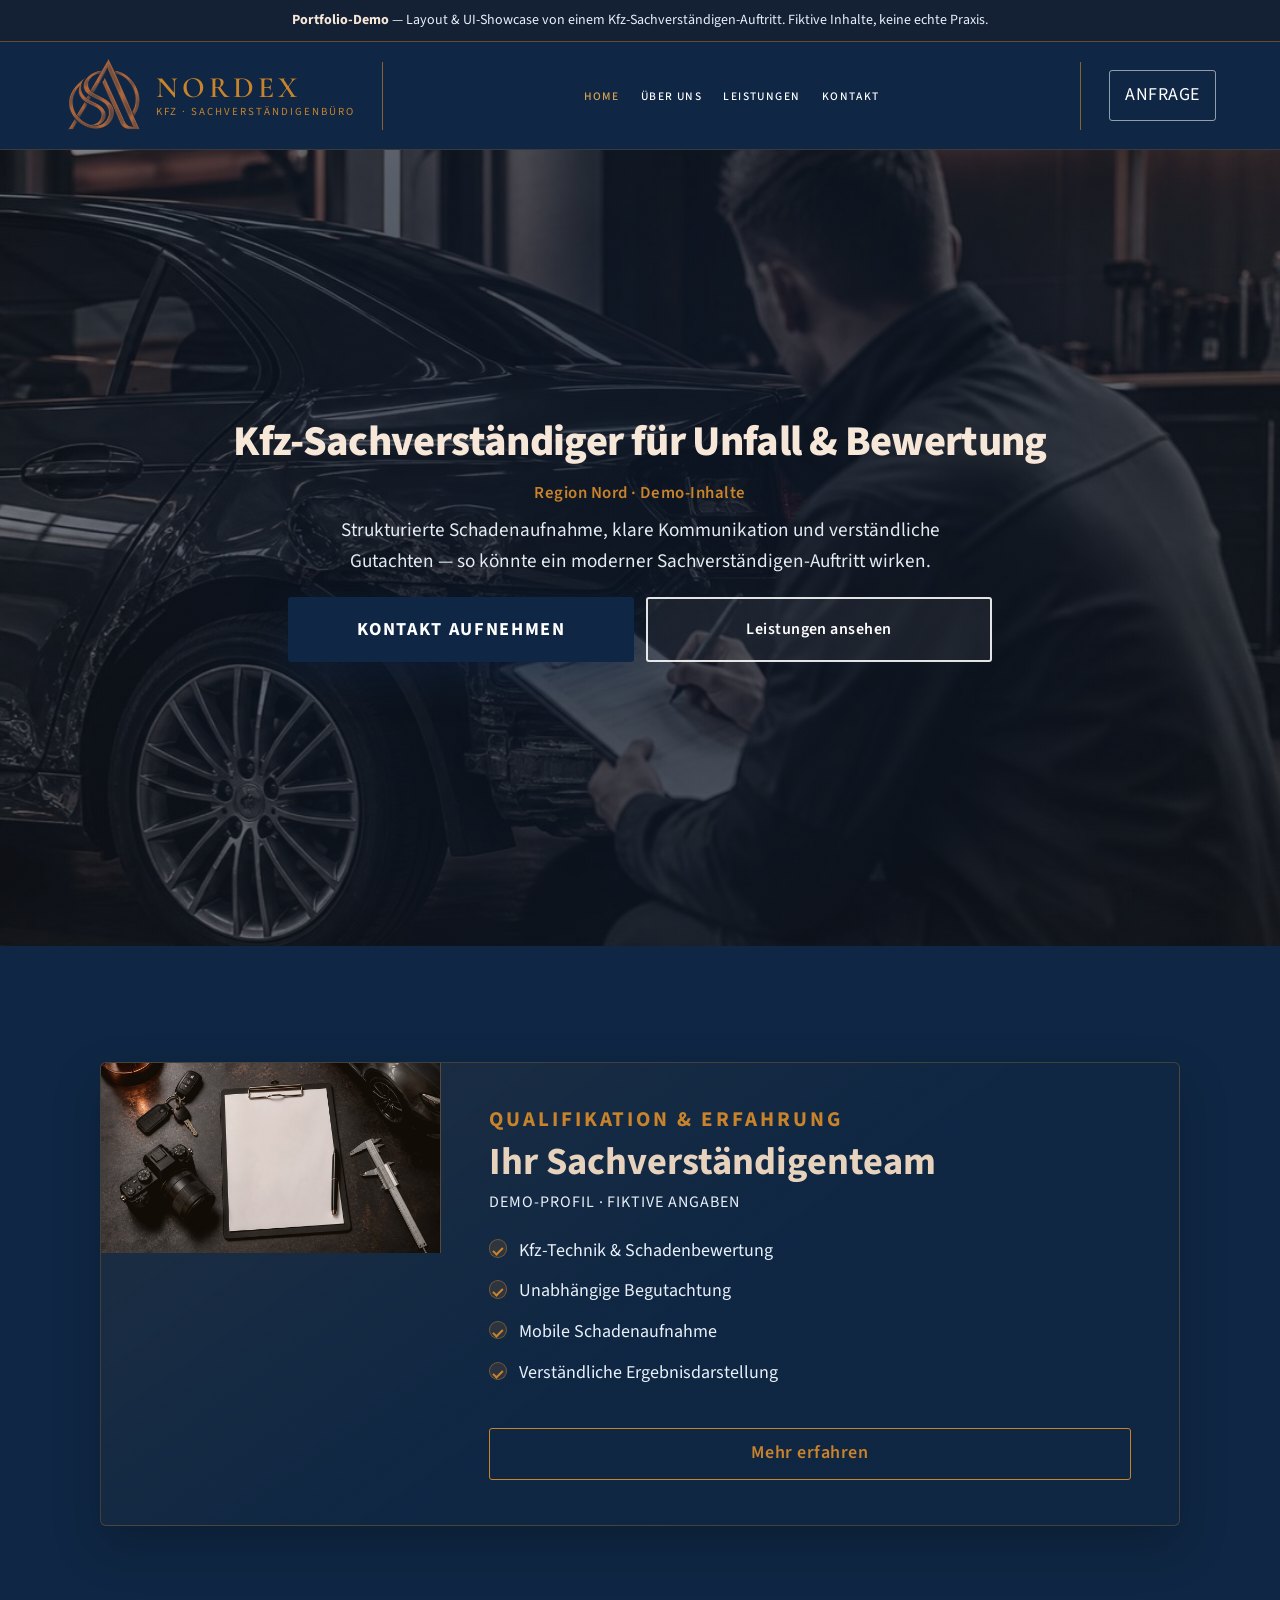
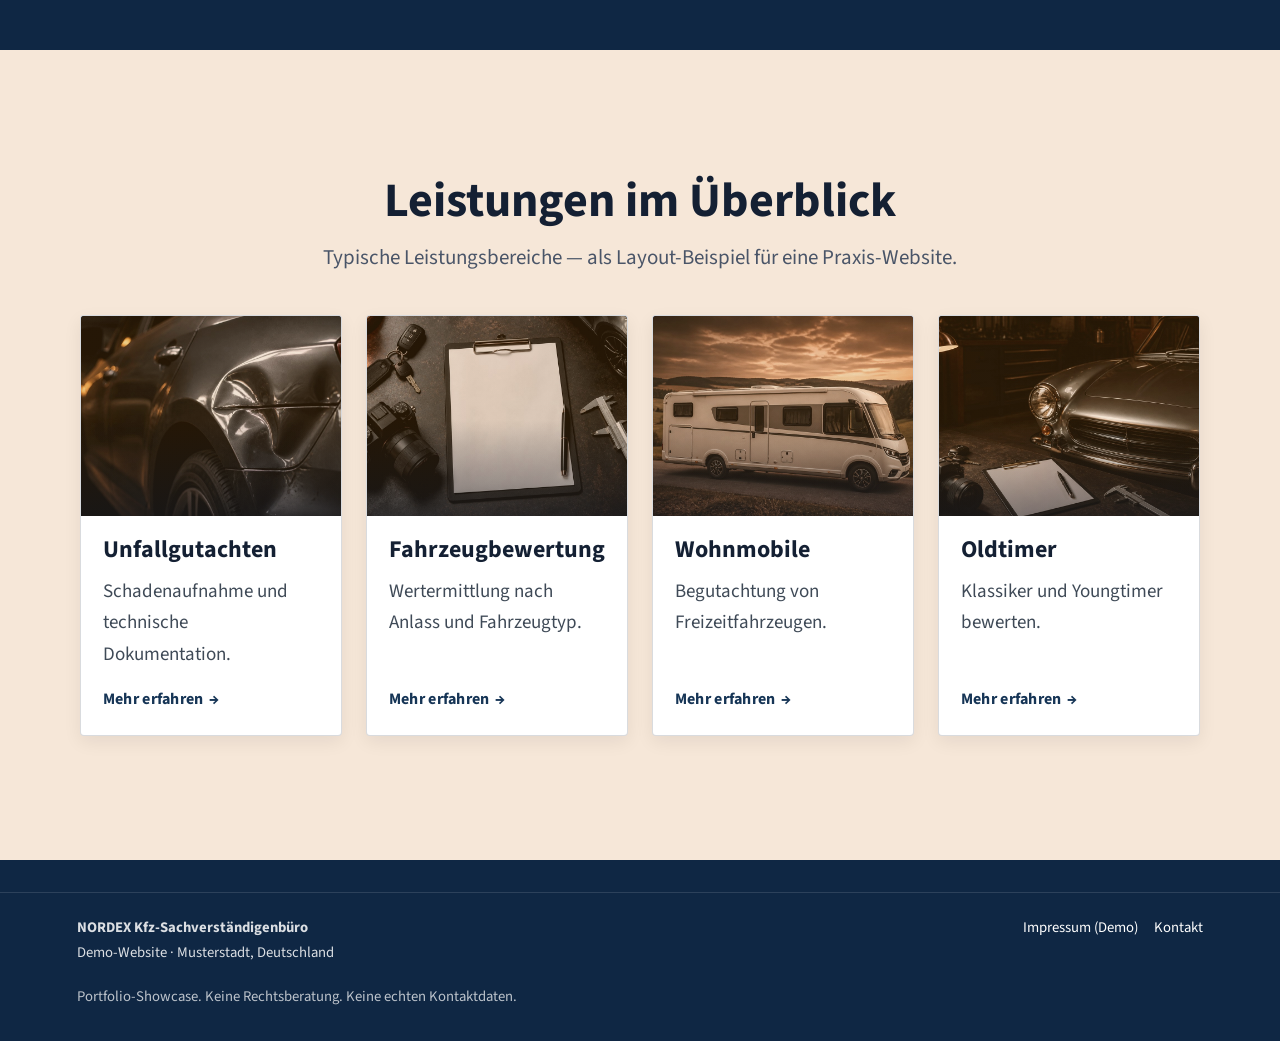
<file: index.html>
<!DOCTYPE html>
<html lang="de">
  <head>
    <meta charset="UTF-8" />
    <meta name="viewport" content="width=device-width, initial-scale=1.0, viewport-fit=cover" />
    <title>Kfz-Sachverständiger — NORDEX — Kfz-Sachverständigenbüro (Portfolio-Demo)</title>
    <meta name="description" content="Portfolio-Demo: Unfallgutachten, Fahrzeugbewertung und klarer Ablauf — Layout-Showcase." />
    <meta name="robots" content="noindex, nofollow" />
    <link rel="icon" href="./assets/favicon.png" type="image/png" sizes="32x32" />
    <link rel="preconnect" href="https://fonts.googleapis.com" />
    <link rel="preconnect" href="https://fonts.gstatic.com" crossorigin />
    <link href="https://fonts.googleapis.com/css2?family=Cormorant+Garamond:wght@600;700&family=Source+Sans+3:wght@400;500;600;700;800&display=swap" rel="stylesheet" />
    <link rel="stylesheet" href="./css/styles.css?v=1" />
    <link rel="stylesheet" href="./css/demo-banner.css?v=1" />
  </head>
  <body>
    
    <div class="portfolio-demo-banner" role="note">
      <strong>Portfolio-Demo</strong> — Layout &amp; UI-Showcase von einem Kfz-Sachverständigen-Auftritt.
      Fiktive Inhalte, keine echte Praxis.
    </div>
    <a class="skip" href="#main">Zum Hauptinhalt springen</a>
    <header class="header">
      <div class="nav">
        <a class="brand" href="./index.html">
          <span class="brand-mark-slot">
            <img class="brand-mark" src="./assets/logo-monogram.png" width="290" height="280" alt="" />
          </span>
          <span class="brand-text">
            <span class="brand-name">NORDEX</span>
            <span class="brand-sub">KFZ · SACHVERSTÄNDIGENBÜRO</span>
          </span>
        </a>
        <div class="nav-divider" aria-hidden="true"></div>
        <button class="menu-toggle" type="button" aria-expanded="false" aria-label="Menü">
          <span class="menu-toggle__icon" aria-hidden="true"></span>
          <span class="menu-toggle__label">Menü</span>
        </button>
        <ul class="menu"><li><a href="./index.html" aria-current="page">HOME</a></li><li><a href="./ueber-uns.html">Über uns</a></li><li><a href="./leistungen/index.html">Leistungen</a></li><li><a href="./kontakt.html">Kontakt</a></li></ul>
        <div class="nav-divider nav-divider-end" aria-hidden="true"></div>
        <div class="header-contact">
          <a class="btn btn-inquiry" href="./kontakt.html">Anfrage</a>
        </div>
      </div>
    </header>
    <main id="main">
    <section class="hero hero--home hero--slideshow hero--centered" data-section="hero" data-hero-slider aria-label="Startseite Demo">
      <div class="hero__slides" aria-hidden="true">
        <img class="hero__slide is-active" src="assets/hero/slide-1.jpg" srcset="assets/hero/slide-1-640w.jpg 640w, assets/hero/slide-1-1280w.jpg 1280w, assets/hero/slide-1.jpg 1920w" sizes="100vw" alt="" width="1920" height="1080" loading="eager" decoding="async" fetchpriority="high" />
        <img class="hero__slide" src="data:image/svg+xml,%3Csvg xmlns='http://www.w3.org/2000/svg' viewBox='0 0 1920 1080'%3E%3C/svg%3E" data-src="assets/hero/slide-2.jpg" alt="" width="1920" height="1080" decoding="async" />
        <img class="hero__slide" src="data:image/svg+xml,%3Csvg xmlns='http://www.w3.org/2000/svg' viewBox='0 0 1920 1080'%3E%3C/svg%3E" data-src="assets/hero/slide-3.jpg" alt="" width="1920" height="1080" decoding="async" />
      </div>
      <div class="hero__overlay" aria-hidden="true"></div>
      <div class="hero__inner hero__inner--centered">
        <div class="hero__content hero__content--centered">
          <h1 class="hero__title">Kfz-Sachverständiger für Unfall &amp; Bewertung</h1>
          <p class="hero__region">Region Nord · Demo-Inhalte</p>
          <p class="hero__description">Strukturierte Schadenaufnahme, klare Kommunikation und verständliche Gutachten — so könnte ein moderner Sachverständigen-Auftritt wirken.</p>
          <div class="hero-actions hero-actions--centered">
            <div class="hero-actions__row">
              <a class="btn btn-primary hero-cta-primary" href="./kontakt.html">Kontakt aufnehmen</a>
              <a class="btn btn-outline-light hero-cta-tertiary" href="./leistungen/index.html">Leistungen ansehen</a>
            </div>
          </div>
        </div>
      </div>
    </section>

    <section class="section home-section home-expert" data-section="expert">
      <div class="expert-spotlight expert-spotlight--premium expert-spotlight--composed">
        <div class="expert-spotlight__media">
          <img class="expert-spotlight__photo" src="assets/service/service-bewertung.jpg" alt="Werkstatt und Dokumentation — Platzhalterbild" width="1280" height="720" loading="lazy" decoding="async" />
        </div>
        <div class="expert-spotlight__content">
          <h2 class="expert-spotlight__title">
            <span class="kicker">Qualifikation &amp; Erfahrung</span>
            <span class="expert-spotlight__name">Ihr Sachverständigenteam</span>
          </h2>
          <p class="expert-spotlight__role">Demo-Profil · fiktive Angaben</p>
          <ul class="expert-credentials">
            <li>Kfz-Technik &amp; Schadenbewertung</li>
            <li>Unabhängige Begutachtung</li>
            <li>Mobile Schadenaufnahme</li>
            <li>Verständliche Ergebnisdarstellung</li>
          </ul>
          <a class="btn btn-outline-copper" href="./ueber-uns.html">Mehr erfahren</a>
        </div>
      </div>
    </section>

    <section class="section content-light home-section home-services" data-section="services">
      <header class="section-header section-header--center">
        <h2>Leistungen im Überblick</h2>
        <p class="section-intro">Typische Leistungsbereiche — als Layout-Beispiel für eine Praxis-Website.</p>
      </header>
      <div class="service-grid">
        <article class="service-card">
          <div class="service-card__media"><img src="assets/service/service-unfall.jpg" alt="Schadendetail am Fahrzeug" width="1280" height="720" loading="lazy" /></div>
          <div class="service-card__body">
            <h3>Unfallgutachten</h3>
            <p>Schadenaufnahme und technische Dokumentation.</p>
            <a class="service-card__link" href="./leistungen/unfallgutachten.html">Mehr erfahren</a>
          </div>
        </article>
        <article class="service-card">
          <div class="service-card__media"><img src="assets/service/service-bewertung.jpg" alt="Fahrzeugbewertung" width="1280" height="720" loading="lazy" /></div>
          <div class="service-card__body">
            <h3>Fahrzeugbewertung</h3>
            <p>Wertermittlung nach Anlass und Fahrzeugtyp.</p>
            <a class="service-card__link" href="./leistungen/index.html">Mehr erfahren</a>
          </div>
        </article>
        <article class="service-card">
          <div class="service-card__media"><img src="assets/service/service-wohnmobile.jpg" alt="Wohnmobil" width="1280" height="720" loading="lazy" /></div>
          <div class="service-card__body">
            <h3>Wohnmobile</h3>
            <p>Begutachtung von Freizeitfahrzeugen.</p>
            <a class="service-card__link" href="./leistungen/index.html">Mehr erfahren</a>
          </div>
        </article>
        <article class="service-card">
          <div class="service-card__media"><img src="assets/service/service-oldtimer.jpg" alt="Oldtimer" width="1280" height="720" loading="lazy" /></div>
          <div class="service-card__body">
            <h3>Oldtimer</h3>
            <p>Klassiker und Youngtimer bewerten.</p>
            <a class="service-card__link" href="./leistungen/index.html">Mehr erfahren</a>
          </div>
        </article>
      </div>
    </section>
    </main>
    <footer class="footer">
      <div>
        <strong>NORDEX Kfz-Sachverständigenbüro</strong><br />
        Demo-Website · Musterstadt, Deutschland
      </div>
      <nav>
        <a href="./impressum.html">Impressum (Demo)</a>
        <a href="./kontakt.html">Kontakt</a>
      </nav>
      <p class="muted">Portfolio-Showcase. Keine Rechtsberatung. Keine echten Kontaktdaten.</p>
    </footer>
    <script src="./js/main.js?v=1" defer></script>
  </body>
</html>
</file>
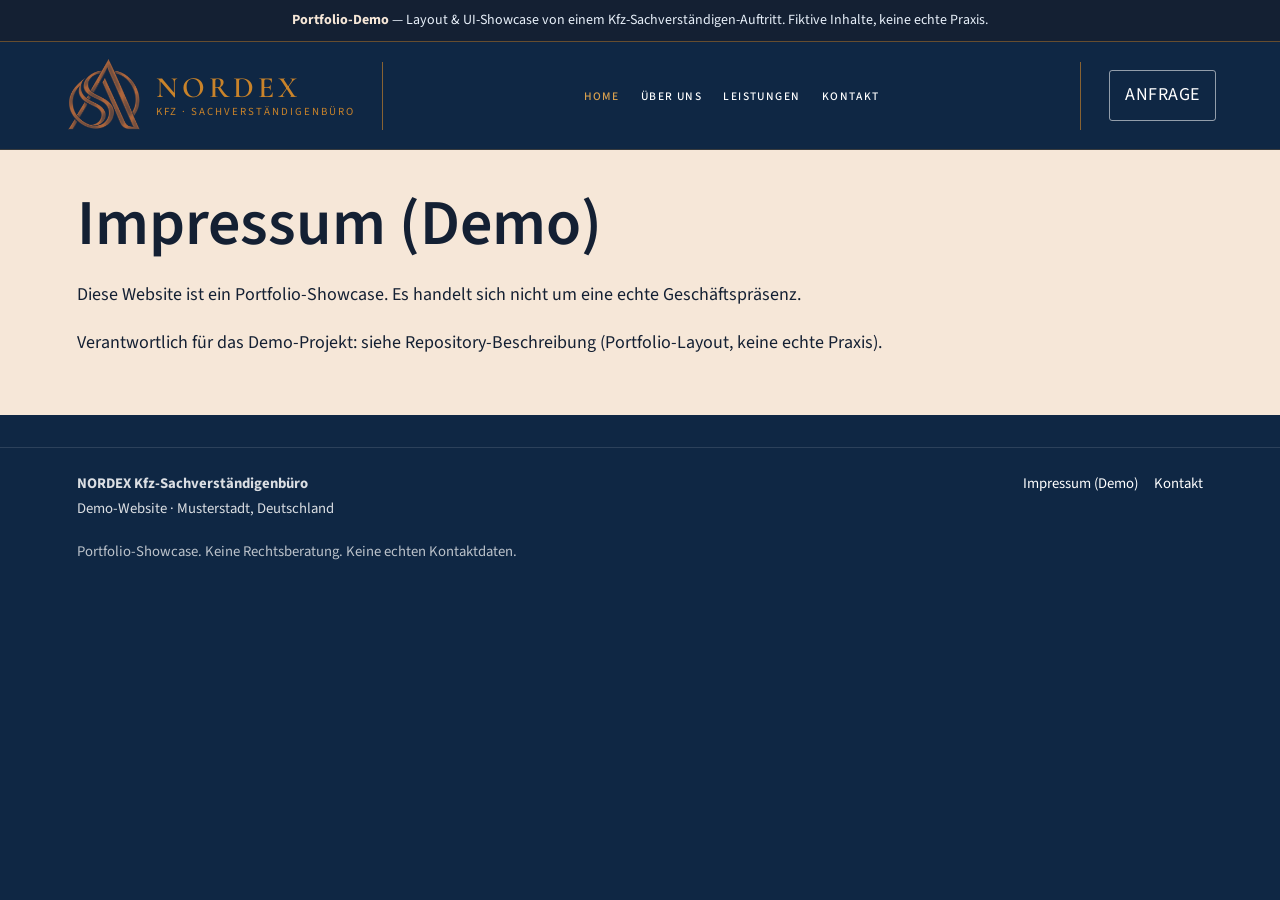
<file: impressum.html>
<!DOCTYPE html>
<html lang="de">
  <head>
    <meta charset="UTF-8" />
    <meta name="viewport" content="width=device-width, initial-scale=1.0, viewport-fit=cover" />
    <title>Impressum — NORDEX Demo</title>
    <meta name="description" content="Demo-Impressum ohne echte Anbieterdaten." />
    <meta name="robots" content="noindex, nofollow" />
    <link rel="icon" href="./assets/favicon.png" type="image/png" sizes="32x32" />
    <link rel="preconnect" href="https://fonts.googleapis.com" />
    <link rel="preconnect" href="https://fonts.gstatic.com" crossorigin />
    <link href="https://fonts.googleapis.com/css2?family=Cormorant+Garamond:wght@600;700&family=Source+Sans+3:wght@400;500;600;700;800&display=swap" rel="stylesheet" />
    <link rel="stylesheet" href="./css/styles.css?v=1" />
    <link rel="stylesheet" href="./css/demo-banner.css?v=1" />
  </head>
  <body>
    
    <div class="portfolio-demo-banner" role="note">
      <strong>Portfolio-Demo</strong> — Layout &amp; UI-Showcase von einem Kfz-Sachverständigen-Auftritt.
      Fiktive Inhalte, keine echte Praxis.
    </div>
    <a class="skip" href="#main">Zum Hauptinhalt springen</a>
    <header class="header">
      <div class="nav">
        <a class="brand" href="./index.html">
          <span class="brand-mark-slot">
            <img class="brand-mark" src="./assets/logo-monogram.png" width="290" height="280" alt="" />
          </span>
          <span class="brand-text">
            <span class="brand-name">NORDEX</span>
            <span class="brand-sub">KFZ · SACHVERSTÄNDIGENBÜRO</span>
          </span>
        </a>
        <div class="nav-divider" aria-hidden="true"></div>
        <button class="menu-toggle" type="button" aria-expanded="false" aria-label="Menü">
          <span class="menu-toggle__icon" aria-hidden="true"></span>
          <span class="menu-toggle__label">Menü</span>
        </button>
        <ul class="menu"><li><a href="./index.html" aria-current="page">HOME</a></li><li><a href="./ueber-uns.html">Über uns</a></li><li><a href="./leistungen/index.html">Leistungen</a></li><li><a href="./kontakt.html">Kontakt</a></li></ul>
        <div class="nav-divider nav-divider-end" aria-hidden="true"></div>
        <div class="header-contact">
          <a class="btn btn-inquiry" href="./kontakt.html">Anfrage</a>
        </div>
      </div>
    </header>
    <main id="main">
      <section class="section content-light">
        <div class="content-narrow legal-text">
          <h1>Impressum (Demo)</h1>
          <p>Diese Website ist ein Portfolio-Showcase. Es handelt sich nicht um eine echte Geschäftspräsenz.</p>
          <p>Verantwortlich für das Demo-Projekt: siehe Repository-Beschreibung (Portfolio-Layout, keine echte Praxis).</p>
        </div>
      </section>
    </main>
    <footer class="footer">
      <div>
        <strong>NORDEX Kfz-Sachverständigenbüro</strong><br />
        Demo-Website · Musterstadt, Deutschland
      </div>
      <nav>
        <a href="./impressum.html">Impressum (Demo)</a>
        <a href="./kontakt.html">Kontakt</a>
      </nav>
      <p class="muted">Portfolio-Showcase. Keine Rechtsberatung. Keine echten Kontaktdaten.</p>
    </footer>
    <script src="./js/main.js?v=1" defer></script>
  </body>
</html>
</file>
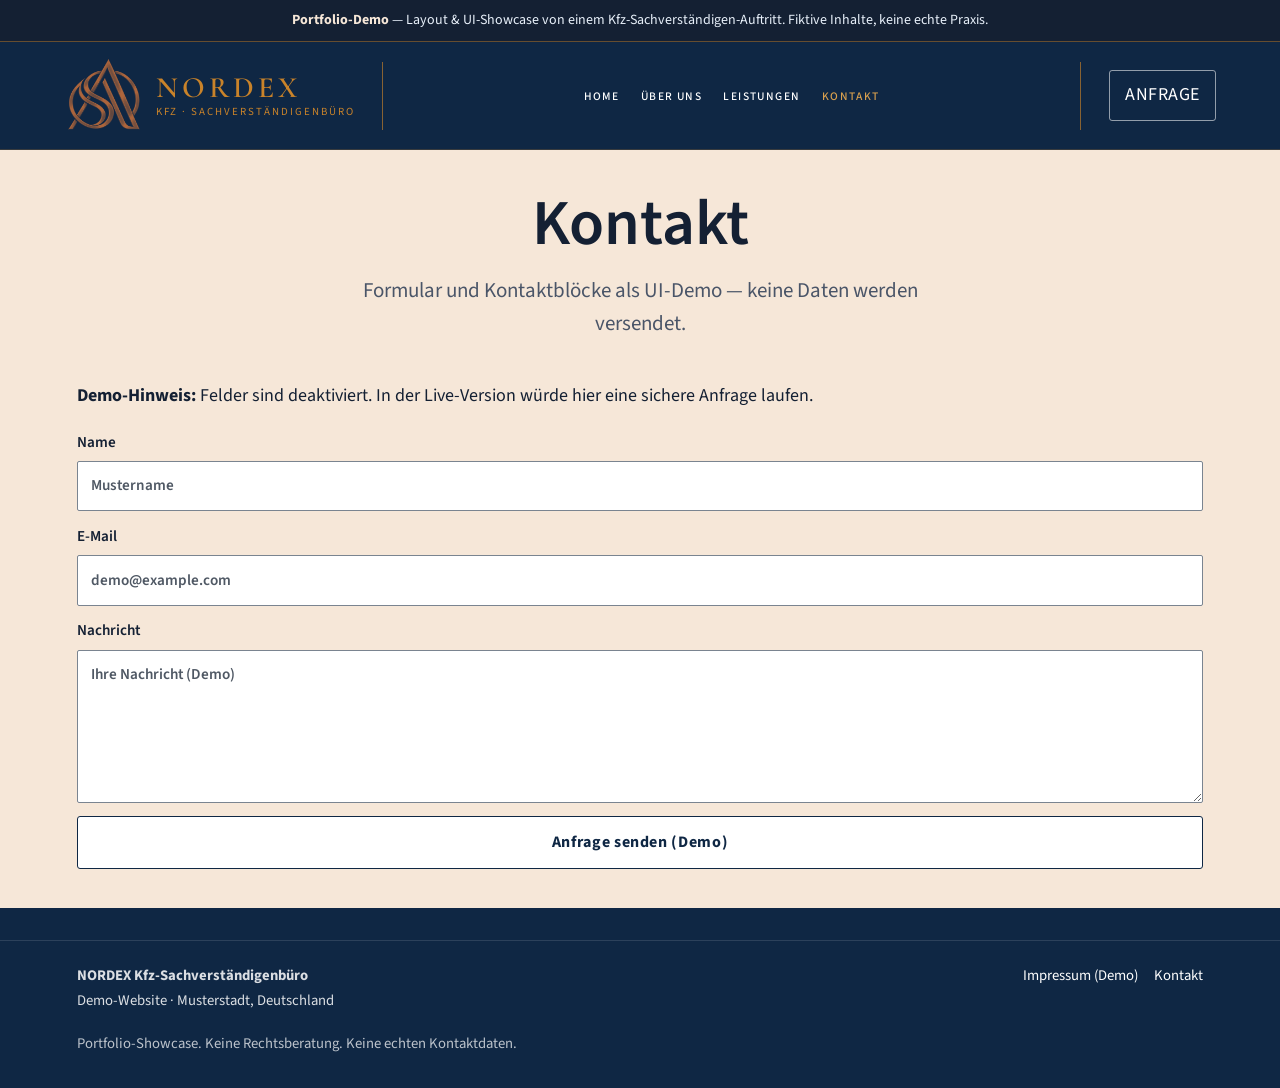
<file: kontakt.html>
<!DOCTYPE html>
<html lang="de">
  <head>
    <meta charset="UTF-8" />
    <meta name="viewport" content="width=device-width, initial-scale=1.0, viewport-fit=cover" />
    <title>Kontakt — NORDEX Demo</title>
    <meta name="description" content="Demo-Kontaktseite mit Formular-Layout." />
    <meta name="robots" content="noindex, nofollow" />
    <link rel="icon" href="./assets/favicon.png" type="image/png" sizes="32x32" />
    <link rel="preconnect" href="https://fonts.googleapis.com" />
    <link rel="preconnect" href="https://fonts.gstatic.com" crossorigin />
    <link href="https://fonts.googleapis.com/css2?family=Cormorant+Garamond:wght@600;700&family=Source+Sans+3:wght@400;500;600;700;800&display=swap" rel="stylesheet" />
    <link rel="stylesheet" href="./css/styles.css?v=1" />
    <link rel="stylesheet" href="./css/demo-banner.css?v=1" />
  </head>
  <body>
    
    <div class="portfolio-demo-banner" role="note">
      <strong>Portfolio-Demo</strong> — Layout &amp; UI-Showcase von einem Kfz-Sachverständigen-Auftritt.
      Fiktive Inhalte, keine echte Praxis.
    </div>
    <a class="skip" href="#main">Zum Hauptinhalt springen</a>
    <header class="header">
      <div class="nav">
        <a class="brand" href="./index.html">
          <span class="brand-mark-slot">
            <img class="brand-mark" src="./assets/logo-monogram.png" width="290" height="280" alt="" />
          </span>
          <span class="brand-text">
            <span class="brand-name">NORDEX</span>
            <span class="brand-sub">KFZ · SACHVERSTÄNDIGENBÜRO</span>
          </span>
        </a>
        <div class="nav-divider" aria-hidden="true"></div>
        <button class="menu-toggle" type="button" aria-expanded="false" aria-label="Menü">
          <span class="menu-toggle__icon" aria-hidden="true"></span>
          <span class="menu-toggle__label">Menü</span>
        </button>
        <ul class="menu"><li><a href="./index.html">HOME</a></li><li><a href="./ueber-uns.html">Über uns</a></li><li><a href="./leistungen/index.html">Leistungen</a></li><li><a href="./kontakt.html" aria-current="page">Kontakt</a></li></ul>
        <div class="nav-divider nav-divider-end" aria-hidden="true"></div>
        <div class="header-contact">
          <a class="btn btn-inquiry" href="./kontakt.html">Anfrage</a>
        </div>
      </div>
    </header>
    <main id="main">
      <section class="section content-light">
        <header class="section-header section-header--center">
          <h1>Kontakt</h1>
          <p class="section-intro">Formular und Kontaktblöcke als UI-Demo — keine Daten werden versendet.</p>
        </header>
        <div class="content-narrow">
          <p><strong>Demo-Hinweis:</strong> Felder sind deaktiviert. In der Live-Version würde hier eine sichere Anfrage laufen.</p>
          <form class="contact-form" action="#" method="post" onsubmit="return false;">
            <label>Name<input type="text" name="name" disabled placeholder="Mustername" /></label>
            <label>E-Mail<input type="email" name="email" disabled placeholder="demo@example.com" /></label>
            <label>Nachricht<textarea name="message" rows="5" disabled placeholder="Ihre Nachricht (Demo)"></textarea></label>
            <button type="submit" class="btn btn-primary" disabled>Anfrage senden (Demo)</button>
          </form>
        </div>
      </section>
    </main>
    <footer class="footer">
      <div>
        <strong>NORDEX Kfz-Sachverständigenbüro</strong><br />
        Demo-Website · Musterstadt, Deutschland
      </div>
      <nav>
        <a href="./impressum.html">Impressum (Demo)</a>
        <a href="./kontakt.html">Kontakt</a>
      </nav>
      <p class="muted">Portfolio-Showcase. Keine Rechtsberatung. Keine echten Kontaktdaten.</p>
    </footer>
    <script src="./js/main.js?v=1" defer></script>
  </body>
</html>
</file>
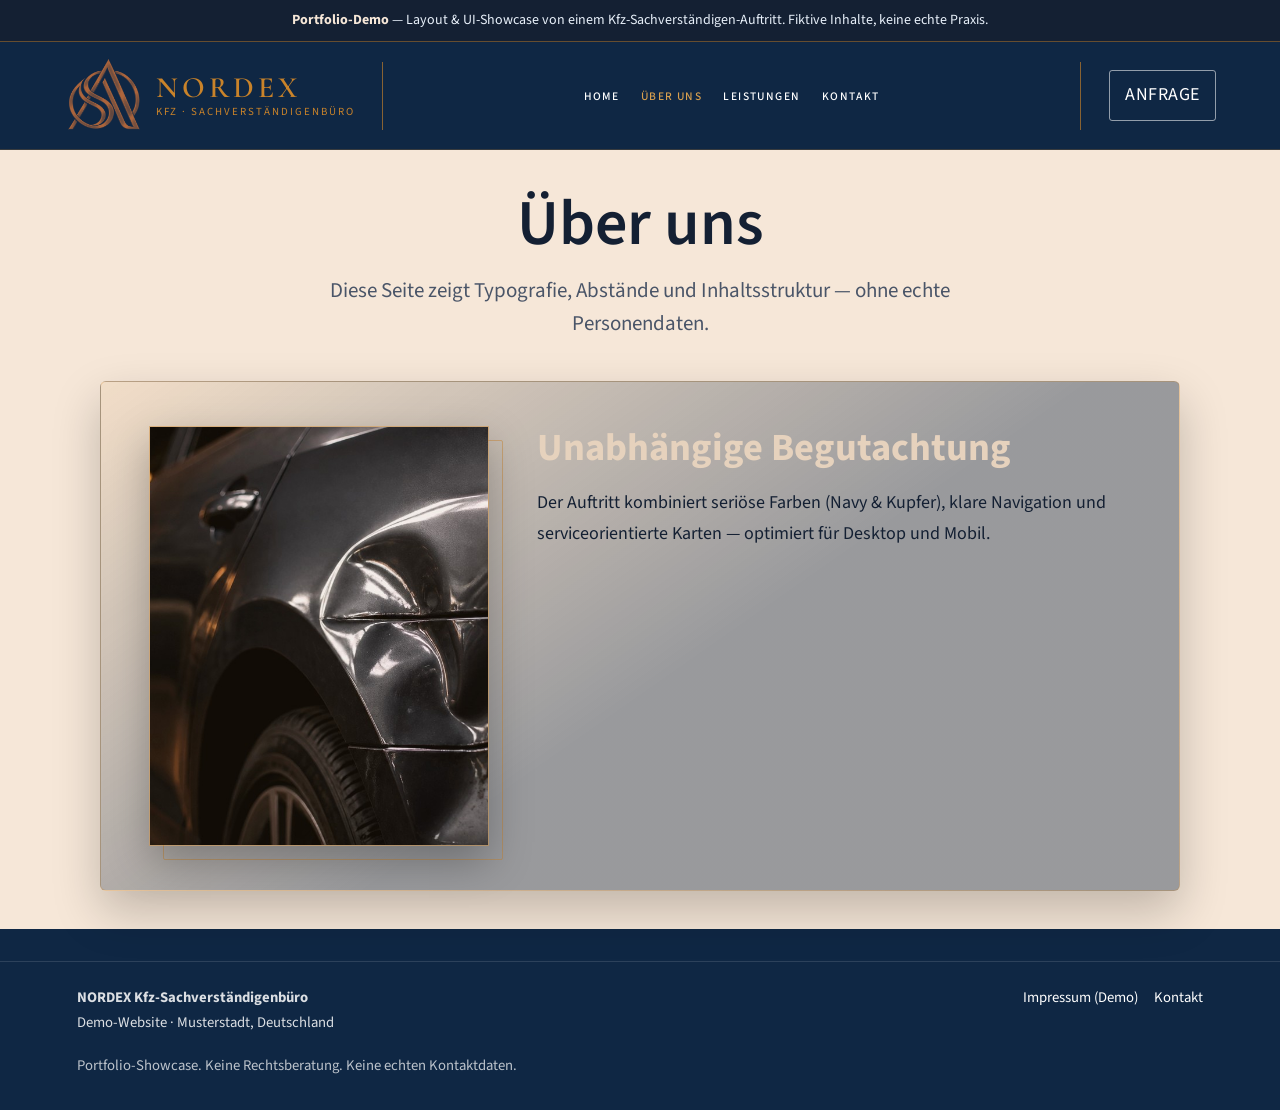
<file: ueber-uns.html>
<!DOCTYPE html>
<html lang="de">
  <head>
    <meta charset="UTF-8" />
    <meta name="viewport" content="width=device-width, initial-scale=1.0, viewport-fit=cover" />
    <title>Über uns — NORDEX Demo</title>
    <meta name="description" content="Demo-Seite: Über uns mit Spotlight-Layout." />
    <meta name="robots" content="noindex, nofollow" />
    <link rel="icon" href="./assets/favicon.png" type="image/png" sizes="32x32" />
    <link rel="preconnect" href="https://fonts.googleapis.com" />
    <link rel="preconnect" href="https://fonts.gstatic.com" crossorigin />
    <link href="https://fonts.googleapis.com/css2?family=Cormorant+Garamond:wght@600;700&family=Source+Sans+3:wght@400;500;600;700;800&display=swap" rel="stylesheet" />
    <link rel="stylesheet" href="./css/styles.css?v=1" />
    <link rel="stylesheet" href="./css/demo-banner.css?v=1" />
  </head>
  <body>
    
    <div class="portfolio-demo-banner" role="note">
      <strong>Portfolio-Demo</strong> — Layout &amp; UI-Showcase von einem Kfz-Sachverständigen-Auftritt.
      Fiktive Inhalte, keine echte Praxis.
    </div>
    <a class="skip" href="#main">Zum Hauptinhalt springen</a>
    <header class="header">
      <div class="nav">
        <a class="brand" href="./index.html">
          <span class="brand-mark-slot">
            <img class="brand-mark" src="./assets/logo-monogram.png" width="290" height="280" alt="" />
          </span>
          <span class="brand-text">
            <span class="brand-name">NORDEX</span>
            <span class="brand-sub">KFZ · SACHVERSTÄNDIGENBÜRO</span>
          </span>
        </a>
        <div class="nav-divider" aria-hidden="true"></div>
        <button class="menu-toggle" type="button" aria-expanded="false" aria-label="Menü">
          <span class="menu-toggle__icon" aria-hidden="true"></span>
          <span class="menu-toggle__label">Menü</span>
        </button>
        <ul class="menu"><li><a href="./index.html">HOME</a></li><li><a href="./ueber-uns.html" aria-current="page">Über uns</a></li><li><a href="./leistungen/index.html">Leistungen</a></li><li><a href="./kontakt.html">Kontakt</a></li></ul>
        <div class="nav-divider nav-divider-end" aria-hidden="true"></div>
        <div class="header-contact">
          <a class="btn btn-inquiry" href="./kontakt.html">Anfrage</a>
        </div>
      </div>
    </header>
    <main id="main">
      <section class="section content-light">
        <header class="section-header section-header--center">
          <h1>Über uns</h1>
          <p class="section-intro">Diese Seite zeigt Typografie, Abstände und Inhaltsstruktur — ohne echte Personendaten.</p>
        </header>
        <div class="expert-spotlight expert-spotlight--premium">
          <div class="expert-spotlight__media">
            <img class="expert-spotlight__photo" src="assets/service/service-unfall.jpg" alt="" width="1280" height="720" loading="lazy" />
          </div>
          <div class="expert-spotlight__content">
            <h2 class="expert-spotlight__title"><span class="expert-spotlight__name">Unabhängige Begutachtung</span></h2>
            <p>Der Auftritt kombiniert seriöse Farben (Navy &amp; Kupfer), klare Navigation und serviceorientierte Karten — optimiert für Desktop und Mobil.</p>
          </div>
        </div>
      </section>
    </main>
    <footer class="footer">
      <div>
        <strong>NORDEX Kfz-Sachverständigenbüro</strong><br />
        Demo-Website · Musterstadt, Deutschland
      </div>
      <nav>
        <a href="./impressum.html">Impressum (Demo)</a>
        <a href="./kontakt.html">Kontakt</a>
      </nav>
      <p class="muted">Portfolio-Showcase. Keine Rechtsberatung. Keine echten Kontaktdaten.</p>
    </footer>
    <script src="./js/main.js?v=1" defer></script>
  </body>
</html>
</file>
<file: css/styles.css>
:root {
  /* Harbor night — client palette */
  --harbor: #0F2744;
  --apricot: #F6E7D8;
  --ochre: #C9832A;
  --navy-text: #142033;
  --sidebar-text: #E8F0FA;
  --chip: #E6D2BD;
  --white: #FFFFFF;

  --navy-deep: var(--harbor);
  --bg: var(--harbor);
  --bg-2: var(--harbor);
  --panel: var(--apricot);
  --panel-dark: #0d2240;
  --line: rgba(20, 32, 51, 0.16);
  --navy: var(--harbor);
  --navy-2: #163556;
  --accent: var(--ochre);
  --accent-2: var(--ochre);
  --logo-copper: var(--ochre);
  --copper-on-dark: var(--chip);
  --copper: var(--ochre);
  --copper-action: var(--harbor);
  --copper-light: #d9a04e;
  --ivory: var(--apricot);
  --text-on-dark: var(--sidebar-text);
  --cream: var(--apricot);
  --text: var(--navy-text);
  --mute: #4a5568;
  --ink: var(--navy-text);
  --shadow: 0 12px 28px rgba(15, 20, 28, 0.12);
  --header-main: 6.5rem;
  --header-total: 6.5rem;
  --font: "Source Sans 3", "Source Sans 3 Fallback", "Segoe UI", system-ui, sans-serif;
  --brand-serif: "Cormorant Garamond", "Cormorant Garamond Fallback", "Times New Roman", serif;
  --sans: var(--font);
  --type-body: 1.125rem;
  --type-lead: 1.375rem;
  --type-section-sub: 1.3125rem;
  --type-card-title: 1.5rem;
  --type-card-body: 1.1875rem;
  --type-h1: clamp(2.375rem, 5.2vw, 4rem);
  --type-h2: clamp(1.875rem, 3.8vw, 3rem);
  --type-h3: clamp(1.375rem, 2.6vw, 1.875rem);
  --hero-kicker-size: 0.88rem;
  --hero-title-size: clamp(2.1rem, 3.4vw, 2.65rem);
  --hero-lead-size: 1.2rem;
}

@font-face {
  font-family: "Source Sans 3 Fallback";
  src: local("Segoe UI"), local("Arial");
  size-adjust: 97%;
  ascent-override: 105%;
  descent-override: 30%;
  line-gap-override: 0%;
}

@font-face {
  font-family: "Cormorant Garamond Fallback";
  src: local("Times New Roman");
  size-adjust: 108%;
  ascent-override: 90%;
  descent-override: 22%;
  line-gap-override: 0%;
}

*,
*::before,
*::after {
  box-sizing: border-box;
}

html {
  scroll-behavior: smooth;
  scroll-padding-top: calc(var(--header-main) + 0.5rem);
  scroll-padding-bottom: 6rem;
  overflow-x: clip;
  width: 100%;
}

body {
  margin: 0;
  font-family: var(--font);
  font-size: var(--type-body);
  color: var(--text-on-dark);
  background: var(--bg);
  line-height: 1.7;
  min-height: 100vh;
  overflow-x: clip;
  width: 100%;
}

h1,
h2,
h3,
h4,
h5,
h6 {
  font-family: var(--font);
}

.content-light {
  background: var(--cream);
  color: var(--text);
}

.content-light a:not(.btn):not(.service-card__link):not(.leistungen-card__link):not(.counselor-card__link):not(.guide-kontakt__route-btn) {
  color: var(--navy-2);
  text-decoration: underline;
  text-underline-offset: 2px;
}

.content-light .muted {
  color: var(--mute);
}

.content-light .card,
.content-light .panel {
  background: #fff;
  border-color: var(--line);
}

.content-light h1,
.content-light h2,
.content-light h3 {
  color: var(--ink);
}

.content-light .kicker {
  color: var(--ochre);
}

img {
  max-width: 100%;
  display: block;
}

a {
  color: var(--accent-2);
  text-decoration: none;
}

a:hover {
  color: #C9832A;
}

.skip {
  position: absolute;
  left: -999px;
}

.skip:focus {
  left: 12px;
  top: 12px;
  background: var(--cream);
  color: var(--ink);
  padding: 0.5rem 0.8rem;
  z-index: 80;
}

.visually-hidden {
  position: absolute;
  width: 1px;
  height: 1px;
  padding: 0;
  margin: -1px;
  overflow: hidden;
  clip: rect(0, 0, 0, 0);
  white-space: nowrap;
  border: 0;
}

.topbar {
  display: flex;
  justify-content: space-between;
  gap: 1rem;
  padding: 0.45rem 6vw;
  background: #142033;
  color: rgba(255, 255, 255, 0.88);
  font-size: 0.86rem;
  letter-spacing: 0.02em;
}

.topbar a {
  color: #fff;
}

.header {
  position: sticky;
  top: 0;
  z-index: 40;
  background: var(--bg-2);
  border-bottom: 1px solid rgba(201, 131, 42, 0.22);
  width: 100%;
  max-width: 100%;
}

.nav {
  display: flex;
  align-items: center;
  justify-content: flex-start;
  gap: 0;
  padding: 0.9rem 5vw;
  min-height: var(--header-main);
  width: 100%;
  max-width: 100%;
  box-sizing: border-box;
}

.brand {
  display: flex;
  align-items: center;
  gap: 0.7rem;
  color: var(--copper);
  flex-shrink: 0;
  text-decoration: none;
  min-width: 0;
}

.brand:hover {
  color: var(--copper);
}

.brand-mark-slot {
  flex: 0 0 auto;
  height: 4.85rem;
  width: calc(4.85rem * 290 / 280);
  max-width: 5.25rem;
  display: flex;
  align-items: center;
  justify-content: center;
}

.brand img,
.brand-mark {
  width: 100%;
  height: 100%;
  max-width: 100%;
  object-fit: contain;
  background: transparent;
  flex-shrink: 0;
  display: block;
}

.brand-text {
  display: flex;
  flex-direction: column;
  gap: 0.2rem;
}

.brand-name {
  font-family: var(--brand-serif);
  font-size: 1.85rem;
  letter-spacing: 0.14em;
  margin: 0;
  line-height: 1;
  color: var(--logo-copper);
  font-weight: 600;
}

.brand-sub {
  display: block;
  font-family: var(--font);
  font-size: 0.68rem;
  letter-spacing: 0.18em;
  color: var(--logo-copper);
  text-transform: uppercase;
  line-height: 1.2;
}

.nav-divider {
  width: 1px;
  height: 4.25rem;
  background: var(--copper);
  opacity: 0.65;
  margin: 0 1.75rem;
  flex-shrink: 0;
}

.menu {
  display: flex;
  align-items: center;
  justify-content: center;
  gap: 2.25rem;
  list-style: none;
  margin: 0;
  padding: 0;
  flex: 1 1 auto;
  min-width: 0;
}

.nav-divider-end,
.header-contact {
  flex-shrink: 0;
}

.menu a {
  color: #fff;
  font-size: 0.78rem;
  letter-spacing: 0.16em;
  text-transform: uppercase;
  font-weight: 500;
  text-decoration: none;
  white-space: nowrap;
}

.menu a[aria-current="page"] {
  color: var(--copper-light);
}

.menu a:hover {
  color: var(--copper-light);
  text-decoration: none;
}

.menu-item {
  position: relative;
  list-style: none;
}

.menu-item--services {
  position: relative;
}

.menu-accordion {
  position: relative;
}

.menu-accordion__summary {
  list-style: none;
  display: inline-flex;
  align-items: center;
  gap: 0.35rem;
  cursor: pointer;
  color: #fff;
  font-size: 0.78rem;
  letter-spacing: 0.16em;
  text-transform: uppercase;
  font-weight: 500;
  -webkit-tap-highlight-color: transparent;
}

.menu-accordion__summary::-webkit-details-marker {
  display: none;
}

.menu-accordion__summary::marker {
  content: "";
}

.menu-accordion__label {
  display: inline-block;
}

.menu-caret {
  display: inline-flex;
  align-items: center;
  justify-content: center;
  width: 0.55rem;
  height: 0.65rem;
  flex-shrink: 0;
  color: var(--copper-light);
  transition: transform 0.2s ease;
}

.menu-caret svg {
  display: block;
  width: 100%;
  height: 100%;
}

.menu-dropdown {
  position: absolute;
  top: calc(100% + 0.65rem);
  left: 50%;
  transform: translateX(-50%) translateY(0.25rem);
  min-width: 16.5rem;
  margin: 0;
  padding: 0.45rem 0;
  list-style: none;
  background: var(--bg-2);
  border: 1px solid rgba(201, 131, 42, 0.35);
  border-radius: 3px;
  box-shadow: 0 14px 32px rgba(0, 0, 0, 0.38);
  z-index: 50;
  opacity: 0;
  visibility: hidden;
  pointer-events: none;
  transition: opacity 0.18s ease, transform 0.18s ease, visibility 0.18s ease;
}

.menu-dropdown a {
  display: block;
  padding: 0.55rem 1.15rem;
  color: var(--text-on-dark);
  font-size: 0.82rem;
  letter-spacing: 0.03em;
  text-transform: none;
  font-weight: 400;
  white-space: normal;
  line-height: 1.35;
}

.menu-dropdown a:hover {
  color: var(--copper);
  background: rgba(201, 131, 42, 0.1);
}

.menu-dropdown li:first-child a {
  font-weight: 600;
  color: #fff;
  letter-spacing: 0.08em;
  text-transform: uppercase;
  font-size: 0.72rem;
  border-bottom: 1px solid rgba(201, 131, 42, 0.22);
  margin-bottom: 0.2rem;
  padding-bottom: 0.7rem;
}

.menu-dropdown li:first-child a:hover {
  color: var(--copper);
}

@media (min-width: 761px) {
  .menu-caret {
    width: 0.72rem;
    height: 0.72rem;
  }

  .menu-item--services.is-services-open .menu-caret {
    transform: rotate(180deg);
  }

  .menu-item--services.is-services-open .menu-accordion__summary {
    color: var(--copper);
  }

  .menu-item--services.is-services-open .menu-dropdown {
    opacity: 1;
    visibility: visible;
    pointer-events: auto;
    transform: translateX(-50%) translateY(0);
  }

  .menu-dropdown {
    top: calc(100% + 0.35rem);
  }
}

.header-contact {
  display: flex;
  align-items: center;
  gap: 1.35rem;
  flex-shrink: 0;
}

.header-phone {
  display: flex;
  align-items: center;
  gap: 0.55rem;
  color: var(--copper);
  font-size: 0.88rem;
  letter-spacing: 0.05em;
  text-decoration: none;
  white-space: nowrap;
}

.header-phone:hover {
  color: #C9832A;
}

.header-phone svg {
  flex-shrink: 0;
}

.btn-inquiry {
  display: inline-flex;
  align-items: center;
  justify-content: center;
  padding: 0.55rem 1.35rem;
  border: 1px solid var(--copper);
  color: var(--copper);
  background: transparent;
  font-size: 0.72rem;
  font-weight: 600;
  letter-spacing: 0.16em;
  text-transform: uppercase;
  text-decoration: none;
  border-radius: 2px;
  white-space: nowrap;
}

.btn-inquiry:hover {
  background: rgba(201, 131, 42, 0.14);
  color: var(--copper);
}

.menu-toggle {
  display: none;
  background: transparent;
  color: var(--copper);
  border: 1px solid rgba(201, 131, 42, 0.55);
  padding: 0.4rem 0.65rem;
  margin-left: auto;
  font-size: 0.75rem;
  letter-spacing: 0.08em;
  text-transform: uppercase;
  align-items: center;
  justify-content: center;
  gap: 0.45rem;
  line-height: 1;
  font-family: inherit;
  cursor: pointer;
  border-radius: 3px;
}

.menu-toggle__icon {
  display: none;
  width: 1.1rem;
  height: 2px;
  background: currentColor;
  border-radius: 1px;
  box-shadow:
    0 -5px 0 currentColor,
    0 5px 0 currentColor;
}

.menu-toggle__label {
  display: inline;
}

.nav a.brand {
  color: var(--copper);
}

.btn {
  display: inline-flex;
  align-items: center;
  justify-content: center;
  gap: 0.4rem;
  border: 1px solid rgba(255, 255, 255, 0.55);
  color: #fff;
  background: transparent;
  padding: 0.55rem 0.95rem;
  border-radius: 3px;
  font: inherit;
  cursor: pointer;
  letter-spacing: 0.03em;
}

.btn:hover {
  background: rgba(255, 255, 255, 0.12);
  color: #fff;
}

.btn-solid {
  background: var(--navy);
  color: #fff;
  border-color: var(--navy);
  font-weight: 600;
}

.btn-solid:hover {
  color: #fff;
  filter: brightness(1.08);
}

/* CTA hierarchy */
.btn-primary {
  background: var(--copper-action);
  border: 2px solid var(--copper-action);
  color: #fff;
  font-weight: 700;
  font-size: 1rem;
  padding: 0.75rem 1.5rem;
  letter-spacing: 0.04em;
}

.btn-primary:hover {
  background: var(--copper-action);
  border-color: var(--copper-action);
  color: #fff;
  filter: brightness(1.08);
}

.btn-secondary {
  background: transparent;
  border: 2px solid #25d366;
  color: #fff;
  font-weight: 600;
  padding: 0.7rem 1.35rem;
}

.btn-secondary:hover {
  background: rgba(37, 211, 102, 0.15);
  color: #fff;
}

.btn-wa::before {
  content: "";
  flex-shrink: 0;
  align-self: center;
  width: 1.3em;
  height: 1.3em;
  background-color: currentColor;
  background-image: url("data:image/svg+xml,%3Csvg xmlns='http://www.w3.org/2000/svg' viewBox='0 0 24 24'%3E%3Cpath fill='%23ffffff' d='M17.472 14.382c-.297-.149-1.758-.867-2.03-.967-.273-.099-.471-.148-.67.15-.197.297-.767.966-.94 1.164-.173.199-.347.223-.644.075-.297-.15-1.255-.463-2.39-1.475-.883-.788-1.48-1.761-1.653-2.059-.173-.297-.018-.458.13-.606.134-.133.298-.347.446-.52.149-.174.198-.298.298-.497.099-.198.05-.371-.025-.52-.075-.149-.669-1.612-.916-2.207-.242-.579-.487-.5-.669-.51-.173-.008-.371-.01-.57-.01-.198 0-.52.074-.792.372-.272.297-1.04 1.016-1.04 2.479 0 1.462 1.065 2.875 1.213 3.074.149.198 2.096 3.2 5.077 4.487.709.306 1.262.489 1.694.625.712.227 1.36.195 1.871.118.571-.085 1.758-.719 2.006-1.413.248-.694.248-1.289.173-1.413-.074-.124-.272-.198-.57-.347m-5.421 7.403h-.004a9.87 9.87 0 01-5.031-1.378l-.361-.214-3.741.982.998-3.648-.235-.374a9.86 9.86 0 01-1.51-5.26c.001-5.45 4.436-9.884 9.888-9.884 2.64 0 5.122 1.03 6.988 2.898a9.825 9.825 0 012.893 6.994c-.003 5.45-4.435 9.884-9.885 9.884m8.413-18.297A11.815 11.815 0 0012.05 0C5.495 0 .16 5.335.157 11.892c0 2.096.547 4.142 1.588 5.945L.057 24l6.305-1.654a11.882 11.882 0 005.683 1.448h.005c6.554 0 11.89-5.335 11.893-11.893a11.821 11.821 0 00-3.48-8.413z'/%3E%3C/svg%3E");
  background-position: center;
  background-repeat: no-repeat;
  background-size: contain;
  mask: url("data:image/svg+xml,%3Csvg xmlns='http://www.w3.org/2000/svg' viewBox='0 0 24 24'%3E%3Cpath fill='black' d='M17.472 14.382c-.297-.149-1.758-.867-2.03-.967-.273-.099-.471-.148-.67.15-.197.297-.767.966-.94 1.164-.173.199-.347.223-.644.075-.297-.15-1.255-.463-2.39-1.475-.883-.788-1.48-1.761-1.653-2.059-.173-.297-.018-.458.13-.606.134-.133.298-.347.446-.52.149-.174.198-.298.298-.497.099-.198.05-.371-.025-.52-.075-.149-.669-1.612-.916-2.207-.242-.579-.487-.5-.669-.51-.173-.008-.371-.01-.57-.01-.198 0-.52.074-.792.372-.272.297-1.04 1.016-1.04 2.479 0 1.462 1.065 2.875 1.213 3.074.149.198 2.096 3.2 5.077 4.487.709.306 1.262.489 1.694.625.712.227 1.36.195 1.871.118.571-.085 1.758-.719 2.006-1.413.248-.694.248-1.289.173-1.413-.074-.124-.272-.198-.57-.347m-5.421 7.403h-.004a9.87 9.87 0 01-5.031-1.378l-.361-.214-3.741.982.998-3.648-.235-.374a9.86 9.86 0 01-1.51-5.26c.001-5.45 4.436-9.884 9.888-9.884 2.64 0 5.122 1.03 6.988 2.898a9.825 9.825 0 012.893 6.994c-.003 5.45-4.435 9.884-9.885 9.884m8.413-18.297A11.815 11.815 0 0012.05 0C5.495 0 .16 5.335.157 11.892c0 2.096.547 4.142 1.588 5.945L.057 24l6.305-1.654a11.882 11.882 0 005.683 1.448h.005c6.554 0 11.89-5.335 11.893-11.893a11.821 11.821 0 00-3.48-8.413z'/%3E%3C/svg%3E") center / contain no-repeat;
  -webkit-mask: url("data:image/svg+xml,%3Csvg xmlns='http://www.w3.org/2000/svg' viewBox='0 0 24 24'%3E%3Cpath fill='black' d='M17.472 14.382c-.297-.149-1.758-.867-2.03-.967-.273-.099-.471-.148-.67.15-.197.297-.767.966-.94 1.164-.173.199-.347.223-.644.075-.297-.15-1.255-.463-2.39-1.475-.883-.788-1.48-1.761-1.653-2.059-.173-.297-.018-.458.13-.606.134-.133.298-.347.446-.52.149-.174.198-.298.298-.497.099-.198.05-.371-.025-.52-.075-.149-.669-1.612-.916-2.207-.242-.579-.487-.5-.669-.51-.173-.008-.371-.01-.57-.01-.198 0-.52.074-.792.372-.272.297-1.04 1.016-1.04 2.479 0 1.462 1.065 2.875 1.213 3.074.149.198 2.096 3.2 5.077 4.487.709.306 1.262.489 1.694.625.712.227 1.36.195 1.871.118.571-.085 1.758-.719 2.006-1.413.248-.694.248-1.289.173-1.413-.074-.124-.272-.198-.57-.347m-5.421 7.403h-.004a9.87 9.87 0 01-5.031-1.378l-.361-.214-3.741.982.998-3.648-.235-.374a9.86 9.86 0 01-1.51-5.26c.001-5.45 4.436-9.884 9.888-9.884 2.64 0 5.122 1.03 6.988 2.898a9.825 9.825 0 012.893 6.994c-.003 5.45-4.435 9.884-9.885 9.884m8.413-18.297A11.815 11.815 0 0012.05 0C5.495 0 .16 5.335.157 11.892c0 2.096.547 4.142 1.588 5.945L.057 24l6.305-1.654a11.882 11.882 0 005.683 1.448h.005c6.554 0 11.89-5.335 11.893-11.893a11.821 11.821 0 00-3.48-8.413z'/%3E%3C/svg%3E") center / contain no-repeat;
}

.btn-tertiary {
  background: transparent;
  border: none;
  color: var(--text-on-dark);
  font-weight: 500;
  padding: 0.65rem 0.5rem;
  text-decoration: underline;
  text-underline-offset: 3px;
}

.btn-tertiary:hover {
  background: transparent;
  color: var(--copper);
}

.btn-outline-copper {
  background: transparent;
  border: 1px solid var(--copper);
  color: var(--copper);
  font-weight: 600;
  padding: 0.6rem 1.25rem;
}

.btn-outline-copper:hover {
  background: rgba(201, 131, 42, 0.14);
  color: var(--copper);
}

.btn-outline-light {
  background: rgba(255, 255, 255, 0.06);
  border: 2px solid rgba(255, 255, 255, 0.88);
  color: #fff;
  font-weight: 600;
  padding: 0.7rem 1.35rem;
}

.btn-outline-light:hover {
  background: rgba(255, 255, 255, 0.14);
  color: #fff;
  border-color: #fff;
}

.menu-toggle {
  display: none;
}

.hero,
.page-hero,
.section {
  padding: 2.4rem 6vw;
}

.hero {
  display: grid;
  grid-template-columns: 1.1fr 0.9fr;
  gap: 2rem;
  align-items: center;
  min-height: calc(100vh - var(--header-total));
}

.hero--home {
  padding-top: 3rem;
  padding-bottom: 3.5rem;
  gap: 2.5rem;
}

.hero--slideshow {
  display: block;
  position: relative;
  padding: 0;
  min-height: min(96vh, 960px);
  overflow: hidden;
  width: 100%;
  max-width: 100%;
}

.hero--home.hero--slideshow {
  padding: 0;
  gap: 0;
}

.hero--split {
  display: block;
  padding: 0;
  min-height: calc(100vh - var(--header-total));
  background: var(--navy-deep);
}

.hero--home.hero--split {
  padding: 0;
  gap: 0;
  display: block;
  grid-template-columns: none;
}

.hero__inner.hero__inner--split,
.hero--split .hero__inner {
  display: grid;
  grid-template-columns: minmax(300px, 42%) 1fr;
  min-height: inherit;
  padding: 0;
  align-items: stretch;
  gap: 0;
}

.hero--split .hero__content {
  max-width: none;
  padding: 3.25rem 5.5vw 3.5rem 6vw;
  background: var(--navy-deep);
  border: none;
  backdrop-filter: none;
  display: flex;
  flex-direction: column;
  justify-content: center;
}

.hero__visual {
  position: relative;
  min-width: 0;
  min-height: min(88vh, 860px);
  overflow: hidden;
  border-left: 3px solid var(--copper);
  box-shadow: -12px 0 40px rgba(0, 0, 0, 0.25);
  background: #0F2744;
}

.hero__visual .hero__slides {
  position: absolute;
  inset: 0;
  z-index: 0;
  min-height: 100%;
}

.hero__visual-accent {
  position: absolute;
  inset: 0;
  z-index: 2;
  pointer-events: none;
  background: linear-gradient(90deg, rgba(10, 22, 40, 0.42) 0%, transparent 22%);
}

.hero__slides {
  position: absolute;
  inset: 0;
  z-index: 0;
  width: 100%;
  height: 100%;
}

.hero__slide {
  position: absolute;
  inset: 0;
  width: 100%;
  height: 100%;
  min-width: 100%;
  min-height: 100%;
  object-fit: cover;
  object-position: center 32%;
  opacity: 0;
  z-index: 0;
  transition: opacity 3s ease-in-out, transform 8s ease-out;
  will-change: opacity, transform;
  transform: scale(1);
}

.hero__slide.is-active {
  opacity: 1;
  z-index: 1;
  transform: scale(1.05);
}

.hero__overlay {
  position: absolute;
  inset: 0;
  z-index: 1;
  background: linear-gradient(
    90deg,
    rgba(10, 22, 40, 0.9) 0%,
    rgba(10, 22, 40, 0.62) 26%,
    rgba(10, 22, 40, 0.24) 50%,
    rgba(10, 22, 40, 0.08) 72%,
    rgba(10, 22, 40, 0.02) 100%
  );
  pointer-events: none;
}

.hero--slideshow .hero__inner {
  display: flex;
  align-items: center;
  min-height: inherit;
  padding: 3.5rem 6vw 4rem;
}

.hero__inner {
  position: relative;
  z-index: 2;
  min-height: inherit;
  display: flex;
  align-items: center;
  padding: 3.5rem 6vw 4rem;
}

.hero--slideshow .hero__content {
  max-width: 33rem;
  padding: 0;
  background: none;
  border: none;
  backdrop-filter: none;
}

.hero--home h1 {
  display: flex;
  flex-direction: column;
  gap: 0.65rem;
  max-width: 18ch;
  margin-bottom: 1rem;
  line-height: 1.1;
}

.hero__title-main {
  display: block;
  font-size: var(--type-h1);
  font-weight: 800;
}

.hero__title-region {
  display: block;
  font-family: var(--sans);
  font-size: clamp(0.98rem, 1.55vw, 1.12rem);
  font-weight: 600;
  line-height: 1.5;
  letter-spacing: 0.03em;
  color: #C9832A;
  max-width: 28ch;
}

.hero__scroll-cue {
  position: absolute;
  left: 50%;
  bottom: 1.5rem;
  z-index: 3;
  display: flex;
  flex-direction: column;
  align-items: center;
  gap: 0.45rem;
  color: rgba(244, 239, 231, 0.72);
  text-decoration: none;
  transform: translateX(-50%);
  transition: opacity 0.35s ease, transform 0.35s ease;
}

.hero__scroll-cue-text {
  font-family: var(--sans);
  font-size: 0.72rem;
  font-weight: 600;
  letter-spacing: 0.18em;
  text-transform: uppercase;
}

.hero__scroll-cue-line {
  position: relative;
  display: block;
  width: 1px;
  height: 2.2rem;
  background: rgba(201, 131, 42, 0.45);
  overflow: hidden;
}

.hero__scroll-cue-line::after {
  content: "";
  position: absolute;
  top: -100%;
  left: 0;
  width: 100%;
  height: 100%;
  background: rgba(255, 220, 175, 0.95);
  animation: hero-scroll-cue 2s ease-in-out infinite;
}

.hero__scroll-cue.is-hidden {
  opacity: 0;
  transform: translate(-50%, 8px);
  pointer-events: none;
}

@keyframes hero-scroll-cue {
  0% {
    top: -100%;
  }

  100% {
    top: 100%;
  }
}

@media (prefers-reduced-motion: reduce) {
  .hero__scroll-cue-line::after {
    animation: none;
    top: 50%;
  }
}

.hero__lead {
  font-size: var(--type-lead);
  margin-bottom: 0;
  color: rgba(235, 240, 246, 0.98);
  line-height: 1.6;
}

.hero-trust {
  display: grid;
  grid-template-columns: repeat(3, 1fr);
  gap: 1rem;
  margin: 1.65rem 0 0;
  padding: 0;
  list-style: none;
}

.hero-trust li {
  border-left: 3px solid var(--copper);
  padding-left: 0.9rem;
}

.hero-trust strong {
  display: block;
  color: #fff;
  font-size: 1.125rem;
  font-weight: 700;
  letter-spacing: 0.02em;
  margin-bottom: 0.4rem;
}

.hero-trust span {
  display: block;
  color: rgba(225, 233, 242, 0.98);
  font-size: var(--type-body);
  line-height: 1.6;
}

.hero-actions--tiered {
  margin-top: 1.85rem;
  display: flex;
  flex-direction: column;
  align-items: stretch;
  gap: 0.5rem;
  width: 100%;
  max-width: 17.5rem;
}

.hero-cta-primary {
  font-size: 1.14rem;
  padding: 1.15rem 2.1rem;
  min-width: 0;
  width: 100%;
  justify-content: center;
  letter-spacing: 0.09em;
  text-transform: uppercase;
  box-shadow: 0 14px 42px rgba(15, 39, 68, 0.42);
  border-width: 2px;
}

.hero-cta-secondary {
  width: 100%;
  justify-content: center;
  font-size: 1rem;
  padding: 0.82rem 1.2rem;
  border-width: 1.5px;
  font-weight: 600;
  background: rgba(37, 211, 102, 0.08);
  margin-top: 0.35rem;
  gap: 0.55rem;
  white-space: nowrap;
}

.hero-cta-secondary.btn-wa::before {
  width: 1.45em;
  height: 1.45em;
}

.hero-cta-secondary:hover {
  background: rgba(37, 211, 102, 0.18);
}

.hero-cta-tertiary {
  justify-content: center;
  font-size: 1rem;
  padding: 0.72rem 1.2rem;
  border-width: 2px;
  font-weight: 600;
  margin-top: 0;
  text-decoration: none;
}

.hero-cta-tertiary:hover {
  color: #fff;
}

.hero--centered {
  min-height: calc(100vh - var(--header-total));
}

.hero--centered.hero--slideshow {
  min-height: calc(100vh - var(--header-total));
}

.hero--centered .hero__overlay {
  background:
    radial-gradient(
      ellipse 82% 88% at 50% 40%,
      rgba(10, 22, 40, 0.58) 0%,
      rgba(10, 22, 40, 0.42) 48%,
      rgba(10, 22, 40, 0.16) 100%
    ),
    linear-gradient(
      90deg,
      rgba(10, 22, 40, 0.28) 0%,
      rgba(10, 22, 40, 0.5) 50%,
      rgba(10, 22, 40, 0.28) 100%
    );
}

.hero--centered .hero__slide {
  object-position: center 32%;
}

@media (max-width: 1024px) {
  .hero--centered .hero__slide {
    object-position: center 30%;
  }

  .hero__slide.is-active {
    transform: scale(1);
  }
}

.hero--centered .hero__inner--centered {
  justify-content: flex-start;
  align-items: center;
  min-height: calc(100vh - var(--header-total));
  padding: 1.15rem 6vw 2rem;
}

.hero--centered .hero__eyebrow {
  margin: 0 0 0.7rem;
  font-family: var(--sans);
  font-size: 0.88rem;
  font-weight: 700;
  letter-spacing: 0.16em;
  text-transform: uppercase;
  color: rgba(255, 255, 255, 0.92);
}

.hero--centered.hero--home h1.hero__title {
  display: block;
  flex-direction: unset;
  gap: unset;
  max-width: none;
  margin: 0 0 0.9rem;
  font-family: var(--font);
  font-size: var(--hero-title-size);
  font-weight: 800;
  line-height: 1.08;
  letter-spacing: -0.015em;
  color: var(--ivory);
  text-wrap: normal;
}

@media (min-width: 900px) {
  .hero--centered .hero__title {
    white-space: nowrap;
  }
}

.hero--centered .hero__content--centered {
  width: 100%;
  max-width: 72rem;
  margin: 0 auto;
  padding: 0;
  text-align: center;
  display: flex;
  flex-direction: column;
  align-items: center;
  background: none;
  border: none;
}

.hero--centered .hero__region {
  max-width: 36rem;
  margin: 0 0 0.55rem;
  font-family: var(--sans);
  font-size: clamp(0.9rem, 1.4vw, 1.05rem);
  font-weight: 600;
  line-height: 1.55;
  letter-spacing: 0.03em;
  color: #C9832A;
}

.hero--centered .hero__services {
  max-width: 40rem;
  margin: 0 0 0.9rem;
  font-size: var(--type-body);
  line-height: 1.6;
  color: rgba(225, 233, 242, 0.92);
}

.hero--centered .hero__description {
  max-width: min(52rem, 100%);
  margin: 0;
  font-size: var(--hero-lead-size);
  line-height: 1.65;
  color: rgba(235, 240, 246, 0.98);
  text-wrap: balance;
}

.hero-trust--centered {
  display: grid;
  grid-template-columns: repeat(3, minmax(0, 1fr));
  gap: 0;
  width: 100%;
  max-width: 72rem;
  margin: 1.85rem 0 0;
  padding: 0;
  list-style: none;
}

.hero-trust--centered .hero-trust__item {
  display: flex;
  flex-direction: row;
  align-items: flex-start;
  gap: 0.85rem;
  padding: 0 1.35rem;
  border-left: 1px solid rgba(201, 131, 42, 0.42);
  text-align: left;
}

.hero-trust--centered .hero-trust__item:first-child {
  border-left: none;
}

.hero-trust--centered .hero-trust__icon {
  display: flex;
  flex: 0 0 auto;
  align-items: center;
  justify-content: center;
  width: 2.35rem;
  height: 2.35rem;
  margin-top: 0.1rem;
  color: rgba(201, 131, 42, 0.95);
}

.hero-trust--centered .hero-trust__icon svg {
  width: 1.85rem;
  height: 1.85rem;
}

.hero-trust--centered .hero-trust__copy {
  min-width: 0;
}

.hero-trust--centered strong {
  display: block;
  margin-bottom: 0.35rem;
  font-size: 1.125rem;
  font-weight: 700;
  letter-spacing: 0.04em;
  text-transform: uppercase;
  color: #fff;
}

.hero-trust--centered .hero-trust__copy span {
  display: block;
  font-size: var(--type-body);
  line-height: 1.55;
  color: rgba(225, 233, 242, 0.98);
}

.hero-actions--centered {
  display: flex;
  flex-direction: column;
  align-items: center;
  width: 100%;
  max-width: 44rem;
  margin-top: 1.65rem;
  gap: 0.45rem;
}

.hero-actions--centered .hero-actions__row {
  display: flex;
  flex-wrap: wrap;
  align-items: stretch;
  justify-content: center;
  gap: 0.75rem;
  width: 100%;
}

.hero-actions--centered .hero-cta-primary,
.hero-actions--centered .hero-cta-secondary,
.hero-actions--centered .hero-cta-tertiary {
  flex: 1 1 14rem;
  width: auto;
  min-width: 0;
  max-width: none;
  margin-top: 0;
}

.hero-actions--centered .hero-cta-primary {
  padding-top: 0.95rem;
  padding-bottom: 0.95rem;
}

.hero-actions--centered .hero-cta-secondary {
  padding-top: 0.72rem;
  padding-bottom: 0.72rem;
}

.hero-actions--centered .hero-cta-tertiary {
  padding-top: 0.72rem;
  padding-bottom: 0.72rem;
}

@keyframes hero-centered-reveal {
  from {
    opacity: 0;
    transform: translateY(14px);
  }

  to {
    opacity: 1;
    transform: translateY(0);
  }
}

@media (prefers-reduced-motion: no-preference) {
  .hero--centered .hero__eyebrow,
  .hero--centered .hero__title,
  .hero--centered .hero__region,
  .hero--centered .hero__services,
  .hero--centered .hero__description,
  .hero-trust--centered,
  .hero-actions--centered {
    opacity: 0;
    animation: hero-centered-reveal 0.75s ease forwards;
  }

  .hero--centered .hero__eyebrow {
    animation-delay: 0.05s;
  }

  .hero--centered .hero__title {
    animation-delay: 0.12s;
  }

  .hero--centered .hero__region,
  .hero--centered .hero__services,
  .hero--centered .hero__description {
    animation-delay: 0.2s;
  }

  .hero-trust--centered {
    animation-delay: 0.28s;
  }

  .hero-actions--centered {
    animation-delay: 0.36s;
  }
}

.home-section {
  padding-top: 6.5rem;
  padding-bottom: 6.5rem;
}

.home-expert {
  padding-top: 7.25rem;
  padding-bottom: 7.75rem;
}

.home-services {
  padding-top: 7.75rem;
  padding-bottom: 7.75rem;
}

.home-services .section-header {
  max-width: 48rem;
}

.home-services .service-grid {
  max-width: 1120px;
  margin-left: auto;
  margin-right: auto;
}

.home-process {
  padding-top: 7.75rem;
  padding-bottom: 7.75rem;
}

.home-trust {
  padding-top: 7.75rem;
  padding-bottom: 6.5rem;
}

.home-trust .section-header {
  max-width: none;
  margin-bottom: 3rem;
}

.home-trust h2.home-trust__title {
  font-family: var(--font);
  font-size: clamp(2.25rem, 5vw, 3.75rem);
  font-weight: 800;
  line-height: 1.08;
  letter-spacing: -0.02em;
  margin: 0 0 0.85rem;
  color: var(--navy);
  text-wrap: balance;
}

.home-trust__title::after {
  content: "";
  display: block;
  width: clamp(3.5rem, 12vw, 5rem);
  height: 4px;
  margin: 1rem auto 0;
  background: linear-gradient(90deg, var(--copper), rgba(201, 131, 42, 0.35));
  border-radius: 2px;
}

.home-trust .section-intro {
  margin-top: 0;
  font-size: var(--type-section-sub);
  font-weight: 500;
  color: var(--mute);
}

.section-header {
  margin-bottom: 2.5rem;
  max-width: 40rem;
}

.section-header--center {
  text-align: center;
  margin-left: auto;
  margin-right: auto;
}

.section-header--center .section-intro {
  margin-left: auto;
  margin-right: auto;
}

.home-section h2 {
  font-size: var(--type-h2);
  font-weight: 700;
  line-height: 1.15;
}

.section-intro {
  margin: 0.75rem 0 0;
  font-size: var(--type-section-sub);
  line-height: 1.6;
  color: var(--mute);
}

.section-footer-link {
  margin: 2.5rem 0 0;
  text-align: center;
}

.section-footer-link a {
  font-weight: 600;
  color: var(--navy-2);
  text-decoration: none;
  letter-spacing: 0.03em;
}

.section-footer-link a:hover {
  color: var(--copper);
  text-decoration: underline;
}

.expert-spotlight {
  display: grid;
  grid-template-columns: minmax(260px, 340px) 1fr;
  gap: 3rem;
  align-items: start;
  max-width: 1080px;
  margin: 0 auto;
}

.expert-spotlight--premium {
  padding: 2.75rem 3rem;
  background: linear-gradient(145deg, rgba(201, 131, 42, 0.09) 0%, rgba(15, 39, 68, 0.4) 55%);
  border: 1px solid rgba(201, 131, 42, 0.28);
  border-radius: 6px;
  box-shadow: 0 20px 48px rgba(0, 0, 0, 0.22);
}

.expert-spotlight--composed {
  grid-template-columns: minmax(260px, 340px) 1fr;
  align-items: stretch;
  gap: 0;
  padding: 0;
  overflow: hidden;
}

.expert-spotlight--composed .expert-spotlight__media {
  align-self: stretch;
  min-height: 100%;
}

.expert-spotlight--composed .expert-spotlight__media::before {
  display: none;
}

.expert-spotlight--composed .expert-spotlight__photo {
  width: 100%;
  height: auto;
  min-height: 0;
  max-height: none;
  aspect-ratio: auto;
  object-fit: contain;
  object-position: center top;
  border: none;
  border-right: 1px solid rgba(201, 131, 42, 0.35);
  border-radius: 0;
  box-shadow: none;
}

.expert-spotlight--composed .expert-spotlight__content {
  display: flex;
  flex-direction: column;
  justify-content: center;
  padding: 2.75rem 3rem 2.85rem;
}

.expert-spotlight__media {
  position: relative;
}

.expert-spotlight__media::before {
  content: "";
  position: absolute;
  top: 14px;
  left: 14px;
  right: -14px;
  bottom: -14px;
  border: 1px solid rgba(201, 131, 42, 0.45);
  border-radius: 2px;
  z-index: 0;
  pointer-events: none;
}

.expert-spotlight__title {
  margin: 0 0 0.35rem;
  font-family: var(--font);
  font-weight: 700;
  line-height: 1.15;
}

.expert-spotlight__title .kicker {
  display: block;
  margin-bottom: 0.55rem;
  font-size: var(--type-section-sub);
  letter-spacing: 0.14em;
}

.expert-spotlight__name {
  display: block;
  font-size: clamp(1.7rem, 3vw, 2.4rem);
  color: var(--copper-on-dark);
}

.expert-spotlight__photo {
  position: relative;
  z-index: 1;
  width: 100%;
  aspect-ratio: 3 / 4;
  height: auto;
  max-height: 420px;
  object-fit: cover;
  object-position: center top;
  border: 1px solid rgba(201, 131, 42, 0.45);
  box-shadow: 0 16px 40px rgba(0, 0, 0, 0.28);
}

.expert-spotlight__role {
  margin: 0 0 1.25rem;
  color: #fff;
  font-size: 1rem;
  letter-spacing: 0.06em;
  text-transform: uppercase;
}

.expert-credentials {
  margin: 0 0 1.75rem;
  padding: 0;
  list-style: none;
}

.expert-credentials li {
  position: relative;
  padding-left: 1.85rem;
  margin-bottom: 0.75rem;
  color: var(--text-on-dark);
  font-size: var(--type-body);
  line-height: 1.6;
}

.expert-credentials li::before {
  content: "";
  position: absolute;
  left: 0;
  top: 0.15em;
  width: 1.15rem;
  height: 1.15rem;
  border-radius: 50%;
  background: rgba(201, 131, 42, 0.14);
  border: 1px solid rgba(201, 131, 42, 0.45);
}

.expert-credentials li::after {
  content: "";
  position: absolute;
  left: 0.38rem;
  top: 0.48em;
  width: 0.35rem;
  height: 0.62rem;
  border-right: 2px solid var(--copper);
  border-bottom: 2px solid var(--copper);
  transform: rotate(45deg);
}

.service-grid {
  display: grid;
  grid-template-columns: repeat(2, 1fr);
  gap: 1.5rem;
  align-items: stretch;
}

.service-card {
  display: flex;
  flex-direction: column;
  background: #fff;
  border: 1px solid var(--line);
  border-radius: 4px;
  overflow: hidden;
  box-shadow: 0 6px 18px rgba(15, 20, 28, 0.07);
  height: 100%;
  transition:
    transform 0.28s ease,
    box-shadow 0.28s ease;
}

.service-card:hover {
  transform: translateY(-4px);
  box-shadow: 0 14px 32px rgba(15, 20, 28, 0.12);
}

.service-card__media {
  position: relative;
  flex: 0 0 12.5rem;
  height: 12.5rem;
  overflow: hidden;
  background: #0F2744;
}

.service-card__media::after {
  content: "";
  position: absolute;
  inset: 0;
  background:
    linear-gradient(180deg, transparent 52%, rgba(10, 22, 40, 0.45) 100%),
    linear-gradient(0deg, rgba(201, 131, 42, 0.14), rgba(201, 131, 42, 0.14));
  pointer-events: none;
}

.service-card__media img {
  width: 100%;
  height: 100%;
  object-fit: cover;
  object-position: center 38%;
  display: block;
  border: none;
  box-shadow: none;
  filter: saturate(0.9) contrast(1.06);
  transition: transform 0.55s ease;
}

.service-card:hover .service-card__media img {
  transform: scale(1.06);
}

.service-card__body {
  display: flex;
  flex-direction: column;
  flex: 1;
  padding: 1.25rem 1.35rem 1.35rem;
}

.service-card__icon {
  display: flex;
  align-items: center;
  justify-content: center;
  width: 3rem;
  height: 3rem;
  margin: 0 auto 0.75rem;
  color: var(--copper);
  flex-shrink: 0;
}

.service-card__icon svg {
  width: 2.5rem;
  height: 2.5rem;
  display: block;
}

.service-card__body h3 {
  margin-bottom: 0.7rem;
  font-size: var(--type-card-title);
  font-weight: 700;
  line-height: 1.2;
}

.service-card__body p {
  flex: 1;
  margin: 0 0 1rem;
  color: #3f4a57;
  font-size: var(--type-card-body);
  line-height: 1.65;
}

.service-card__link {
  display: inline-flex;
  align-items: center;
  gap: 0.35rem;
  margin-top: auto;
  font-size: 1rem;
  font-weight: 700;
  color: var(--navy-2);
  text-decoration: none;
  letter-spacing: 0.02em;
}

.service-card__link::after {
  content: "→";
  display: inline-block;
  transition: transform 0.25s ease;
}

.service-card:hover .service-card__link,
.service-card__link:hover {
  color: var(--copper);
}

.service-card:hover .service-card__link::after,
.service-card__link:hover::after {
  transform: translateX(4px);
}

.process-flow {
  --process-step: var(--copper);
  --process-copper: var(--copper);
  --process-copper-line: rgba(201, 131, 42, 0.95);
  --process-copper-soft: rgba(201, 131, 42, 0.55);
  --process-copper-faint: rgba(201, 131, 42, 0.28);
  --process-copper-border: rgba(201, 131, 42, 0.35);
  --process-copper-glow: rgba(201, 131, 42, 0.5);
  --process-reveal-duration: 0.48s;
  --process-reveal-ease: cubic-bezier(0.22, 1, 0.36, 1);
  position: relative;
  max-width: 1120px;
  margin: 3rem auto 0;
  padding: 0 0.75rem;
}

.process-flow:not(.is-static):not(.is-sequencing) .process-flow__unit:not(:first-child) .process-flow__marker,
.process-flow:not(.is-static):not(.is-sequencing) .process-flow__unit:not(:first-child) .process-flow__card {
  opacity: 0;
  visibility: hidden;
}

.process-flow:not(.is-static):not(.is-sequencing) .process-flow__connector {
  opacity: 0;
}

.process-flow:not(.is-static):not(.is-sequencing) .process-flow__unit:first-child .process-flow__marker,
.process-flow:not(.is-static):not(.is-sequencing) .process-flow__unit:first-child .process-flow__card {
  opacity: 1;
  visibility: visible;
}

.process-flow__track {
  list-style: none;
  margin: 0;
  padding: 0;
}

.process-flow__unit-head {
  position: relative;
  display: flex;
  flex-direction: column;
  align-items: center;
  justify-content: flex-start;
  width: 100%;
}

.process-flow__connector {
  display: flex;
  margin: 0;
  padding: 0;
  z-index: 1;
}

.process-flow__orbit {
  --connector-head: 0;
  --process-arrow-tail: 18%;
  --process-line-max: 84%;
  --process-arrow-tip: 98%;
  position: relative;
  width: 100%;
  height: 10px;
  color: var(--logo-copper);
}

.process-flow__orbit-progress {
  position: absolute;
  left: 0;
  top: 50%;
  width: calc(var(--connector-head) * var(--process-line-max));
  height: 2px;
  transform: translate3d(0, -50%, 0);
  transform-origin: left center;
  border-radius: 999px;
  background: var(--logo-copper);
  will-change: width;
  z-index: 1;
}

.process-flow__orbit-chevron {
  position: absolute;
  top: 50%;
  left: calc(var(--connector-head) * var(--process-arrow-tip));
  width: var(--process-arrow-tail);
  height: 10px;
  display: flex;
  align-items: center;
  justify-content: flex-end;
  pointer-events: none;
  transform: translate3d(-100%, -50%, 0);
  will-change: left;
  z-index: 2;
}

.process-flow__arrow-head {
  display: block;
  width: 100%;
  height: 100%;
  overflow: visible;
}

.process-flow.is-sequencing .process-flow__connector {
  opacity: 0;
  transition: opacity 0.35s ease;
}

.process-flow.is-sequencing .process-flow__connector:not(.is-connector-live):not(.is-connector-done) {
  opacity: 0;
  visibility: hidden;
  pointer-events: none;
}

.process-flow.is-sequencing .process-flow__connector.is-connector-live,
.process-flow.is-sequencing .process-flow__connector.is-connector-done {
  opacity: 1;
  visibility: visible;
}

.process-flow.is-sequencing .process-flow__unit:not(.is-step-live) .process-flow__marker {
  opacity: 0;
  visibility: hidden;
  transform: scale(0.82);
  transition:
    opacity var(--process-reveal-duration) var(--process-reveal-ease),
    transform var(--process-reveal-duration) var(--process-reveal-ease),
    visibility 0s linear var(--process-reveal-duration);
}

.process-flow.is-sequencing .process-flow__unit.is-step-live .process-flow__marker {
  opacity: 1;
  visibility: visible;
  transform: scale(1);
  transition:
    opacity var(--process-reveal-duration) var(--process-reveal-ease),
    transform var(--process-reveal-duration) var(--process-reveal-ease),
    visibility 0s;
}

.process-flow.is-static .process-flow__unit .process-flow__marker,
.process-flow.is-static .process-flow__unit .process-flow__card {
  opacity: 1;
  visibility: visible;
  transform: none;
}

.process-flow.is-static .process-flow__connector {
  opacity: 1;
}

.process-flow__marker-cell,
.process-flow__step {
  display: none;
}

.process-flow__marker {
  display: flex;
  align-items: center;
  justify-content: center;
  width: 4rem;
  height: 4rem;
  margin: 0;
  border-radius: 50%;
  background: var(--ochre);
  color: #fff;
  font-family: var(--sans);
  font-weight: 700;
  font-size: 0.9rem;
  letter-spacing: 0.06em;
  border: none;
  box-shadow: 0 0 0 7px var(--bg);
  flex-shrink: 0;
  position: relative;
  z-index: 2;
}

.process-flow__card {
  width: 100%;
  flex: 1;
  min-height: 11rem;
  margin-top: 0;
  padding: 2.85rem 0.9rem 1.25rem;
  text-align: center;
  background: rgba(16, 26, 42, 0.9);
  border: 1px solid rgba(255, 255, 255, 0.1);
  border-radius: 6px;
  display: flex;
  flex-direction: column;
  justify-content: flex-start;
  box-sizing: border-box;
}

.process-flow__card h3 {
  margin: 0 0 0.7rem;
  font-size: 1.2rem;
  font-weight: 700;
  color: #fff;
  line-height: 1.25;
  max-width: 100%;
}

.process-flow__card h3::first-letter {
  text-transform: uppercase;
}

html.translated-ltr .process-flow__card h3,
html.translated-rtl .process-flow__card h3,
html.is-browser-translated .process-flow__card h3,
html.translated-ltr .process-flow__card h3 font,
html.translated-rtl .process-flow__card h3 font,
html.is-browser-translated .process-flow__card h3 font {
  text-transform: capitalize;
}

.process-flow__card p {
  margin: 0;
  font-size: var(--type-card-body);
  line-height: 1.5;
  color: rgba(225, 233, 242, 0.98);
  text-wrap: balance;
}

@media (min-width: 1101px) {
  .process-flow__connector--inline {
    display: none;
  }

  .process-flow__track {
    display: grid;
    grid-template-columns:
      minmax(11rem, 1fr)
      minmax(5.5rem, 8rem)
      minmax(11rem, 1fr)
      minmax(5.5rem, 8rem)
      minmax(11rem, 1fr)
      minmax(5.5rem, 8rem)
      minmax(11rem, 1fr);
    grid-template-rows: auto auto;
    align-items: stretch;
    gap: 0;
    row-gap: 1.15rem;
  }

  .process-flow__track > li:nth-child(odd) {
    grid-row: span 2;
  }

  .process-flow__track > li:nth-child(1) {
    grid-column: 1;
  }

  .process-flow__track > li:nth-child(2) {
    grid-column: 2;
    grid-row: 1;
  }

  .process-flow__track > li:nth-child(3) {
    grid-column: 3;
  }

  .process-flow__track > li:nth-child(4) {
    grid-column: 4;
    grid-row: 1;
  }

  .process-flow__track > li:nth-child(5) {
    grid-column: 5;
  }

  .process-flow__track > li:nth-child(6) {
    grid-column: 6;
    grid-row: 1;
  }

  .process-flow__track > li:nth-child(7) {
    grid-column: 7;
  }

  .process-flow__unit {
    display: flex;
    flex-direction: column;
    align-items: center;
    min-width: 0;
    min-height: 100%;
    overflow: visible;
  }

  .process-flow__card {
    padding-top: 3.5rem;
  }

  .process-flow__connector--track {
    list-style: none;
    display: flex;
    align-items: center;
    justify-content: center;
    align-self: center;
    height: 4rem;
    margin: 0;
    padding: 0;
    z-index: 1;
  }

  .process-flow__connector--track .process-flow__orbit {
    width: calc(100% + 4.5rem);
    height: 4rem;
    margin: 0 -2.25rem;
    display: flex;
    align-items: center;
  }

  .process-flow__connector--track .process-flow__orbit-progress {
    top: 50%;
    height: 2px;
  }

  .process-flow.is-sequencing .process-flow__connector.is-connector-done .process-flow__orbit-chevron,
  .process-flow.is-static .process-flow__orbit-chevron {
    left: var(--process-arrow-tip);
    transform: translate3d(-100%, -50%, 0);
  }

  .process-flow.is-sequencing .process-flow__connector.is-connector-done .process-flow__orbit-progress,
  .process-flow.is-static .process-flow__orbit-progress {
    width: var(--process-line-max);
  }
}

.process-flow.is-sequencing .process-flow__unit:not(.is-step-open) .process-flow__card {
  opacity: 0;
  visibility: hidden;
  transform: translateY(10px);
  transition:
    opacity var(--process-reveal-duration) var(--process-reveal-ease),
    transform var(--process-reveal-duration) var(--process-reveal-ease),
    visibility 0s linear var(--process-reveal-duration);
}

.process-flow.is-sequencing .process-flow__unit.is-step-open .process-flow__card {
  opacity: 1;
  visibility: visible;
  transform: translateY(0);
  transition:
    opacity var(--process-reveal-duration) var(--process-reveal-ease),
    transform var(--process-reveal-duration) var(--process-reveal-ease),
    visibility 0s;
}

@media (max-width: 1100px) {
  .process-flow__connector--track {
    display: none;
  }

  .process-flow {
    margin-top: 2rem;
    padding: 0;
  }

  .process-flow__track {
    display: flex;
    flex-direction: column;
    align-items: stretch;
    row-gap: 0;
  }

  .process-flow__track > li {
    grid-column: auto;
    grid-row: auto;
  }

  .process-flow__unit {
    display: grid;
    grid-template-columns: 3.25rem minmax(0, 1fr);
    grid-template-rows: auto;
    column-gap: 0.85rem;
    row-gap: 0;
    align-items: stretch;
    width: 100%;
    min-width: 0;
    overflow: visible;
  }

  .process-flow__unit-head {
    display: flex;
    flex-direction: column;
    align-items: center;
    grid-column: 1;
    grid-row: 1;
    align-self: stretch;
    min-height: 3.25rem;
  }

  .process-flow__unit:not(:last-child) .process-flow__connector--inline {
    flex: 1 1 auto;
    width: 3.25rem;
    min-height: 1.5rem;
    align-items: stretch;
    justify-content: center;
    align-self: stretch;
    transform: none;
    pointer-events: auto;
  }

  .process-flow__unit .process-flow__marker {
    flex: 0 0 3.25rem;
    align-self: center;
    width: 3.25rem;
    height: 3.25rem;
    font-size: 0.8rem;
    box-shadow: 0 0 0 5px var(--bg);
  }

  .process-flow__unit .process-flow__card {
    grid-column: 2;
    grid-row: 1;
    align-self: start;
    min-height: auto;
    margin-bottom: 0.85rem;
    text-align: left;
    padding: 1rem 1.05rem;
    transform: translateX(10px);
    position: relative;
    z-index: 1;
  }

  .process-flow__unit:last-child .process-flow__card {
    margin-bottom: 0;
  }

  .process-flow__unit.is-visible .process-flow__card,
  .process-flow.is-sequencing .process-flow__unit.is-step-open .process-flow__card {
    transform: translateX(0);
  }

  .process-flow__connector--inline .process-flow__orbit {
    --process-arrow-tail: 0.85rem;
    --process-line-max: 84%;
    width: 12px;
    height: 100%;
    margin: 0 auto;
    position: relative;
    color: var(--logo-copper);
  }

  .process-flow__connector--inline .process-flow__orbit-progress {
    left: 50%;
    top: 0;
    width: 2px;
    height: calc(var(--connector-head) * var(--process-line-max));
    transform: translate3d(-50%, 0, 0);
    transform-origin: top center;
    background: var(--logo-copper);
  }

  .process-flow__connector--inline .process-flow__orbit-chevron {
    top: calc(var(--connector-head) * var(--process-line-max));
    left: 50%;
    width: 12px;
    height: var(--process-arrow-tail);
    transform: translate3d(-50%, -100%, 0);
    color: var(--logo-copper);
  }

  .process-flow.is-static .process-flow__connector--inline .process-flow__orbit-chevron,
  .process-flow.is-sequencing .process-flow__connector--inline.is-connector-done .process-flow__orbit-chevron {
    top: var(--process-line-max);
    left: 50%;
    transform: translate3d(-50%, -100%, 0);
  }

  .process-flow.is-static .process-flow__connector--inline .process-flow__orbit-progress,
  .process-flow.is-sequencing .process-flow__connector--inline.is-connector-done .process-flow__orbit-progress {
    height: var(--process-line-max);
  }

  .process-flow.is-sequencing .process-flow__unit:not(.is-step-open) .process-flow__card {
    opacity: 0;
    visibility: hidden;
    transform: translateX(8px);
    transition:
      opacity var(--process-reveal-duration) var(--process-reveal-ease),
      transform var(--process-reveal-duration) var(--process-reveal-ease),
      visibility 0s linear var(--process-reveal-duration);
  }

  .process-flow.is-sequencing .process-flow__unit.is-step-open .process-flow__card {
    opacity: 1;
    visibility: visible;
    transform: translateX(0);
    transition:
      opacity var(--process-reveal-duration) var(--process-reveal-ease),
      transform var(--process-reveal-duration) var(--process-reveal-ease),
      visibility 0s;
  }

  .process-flow__card h3 {
    margin-top: 0;
  }
}

@media (prefers-reduced-motion: reduce) {
  .process-flow.is-sequencing .process-flow__unit .process-flow__marker,
  .process-flow.is-sequencing .process-flow__unit .process-flow__card,
  .process-flow.is-sequencing .process-flow__connector {
    opacity: 1 !important;
    visibility: visible !important;
    transition: none !important;
  }

  .process-flow.is-sequencing .process-flow__unit .process-flow__marker,
  .process-flow.is-sequencing .process-flow__unit .process-flow__card {
    transform: none !important;
  }
}

@media (prefers-reduced-motion: reduce) and (min-width: 1101px) {
  .process-flow.is-sequencing .process-flow__orbit-chevron,
  .process-flow.is-static .process-flow__orbit-chevron {
    left: var(--process-arrow-tip);
    top: 50%;
    transform: translate3d(-100%, -50%, 0) !important;
  }

  .process-flow.is-sequencing .process-flow__orbit-progress,
  .process-flow.is-static .process-flow__orbit-progress {
    width: var(--process-line-max) !important;
  }
}

@media (prefers-reduced-motion: reduce) and (max-width: 1100px) {
  .process-flow.is-sequencing .process-flow__connector {
    transform: none !important;
  }

  .process-flow.is-sequencing .process-flow__connector--inline .process-flow__orbit-chevron,
  .process-flow.is-static .process-flow__connector--inline .process-flow__orbit-chevron {
    top: var(--process-line-max);
    left: 50%;
    width: 10px;
    height: var(--process-arrow-tail);
    transform: translate3d(-50%, -100%, 0) !important;
  }

  .process-flow.is-sequencing .process-flow__connector--inline .process-flow__orbit-progress,
  .process-flow.is-static .process-flow__connector--inline .process-flow__orbit-progress {
    height: var(--process-line-max) !important;
  }
}

.trust-panel {
  position: relative;
  display: flex;
  flex-direction: column;
  height: 100%;
  padding: 2rem 1.75rem 1.85rem;
  border-top: 3px solid var(--copper);
  box-shadow: 0 8px 24px rgba(15, 20, 28, 0.06);
}

.home-trust .trust-panel h3 {
  margin: 0 0 0.9rem;
  font-size: var(--type-h3);
  font-weight: 700;
  color: var(--ink);
}

.home-trust .trust-panel p {
  margin: 0;
  font-size: var(--type-card-body);
  line-height: 1.7;
  color: #3f4a57;
}

.mobile-action-bar {
  display: none;
}

.kicker {
  color: var(--accent-2);
  letter-spacing: 0.12em;
  text-transform: uppercase;
  font-size: 0.95rem;
  font-weight: 700;
  margin: 0 0 0.7rem;
}

/* Chrome / browser translation often injects lowercase English in labels */
html.translated-ltr .kicker,
html.translated-rtl .kicker,
html.is-browser-translated .kicker {
  text-transform: capitalize;
  letter-spacing: 0.08em;
}

html.translated-ltr .trust-panel h3,
html.translated-rtl .trust-panel h3,
html.is-browser-translated .trust-panel h3 {
  text-transform: capitalize;
}

html.translated-ltr .guide-kontakt__hero-copy h1,
html.translated-rtl .guide-kontakt__hero-copy h1,
html.is-browser-translated .guide-kontakt__hero-copy h1,
html.translated-ltr .guide-kontakt__hero-copy h1 font,
html.translated-rtl .guide-kontakt__hero-copy h1 font,
html.is-browser-translated .guide-kontakt__hero-copy h1 font {
  text-transform: capitalize !important;
}

html.translated-ltr .page-hero h1,
html.translated-rtl .page-hero h1,
html.is-browser-translated .page-hero h1,
html.translated-ltr .page-hero h1 font,
html.translated-rtl .page-hero h1 font,
html.is-browser-translated .page-hero h1 font,
html.translated-ltr .page-hero--editorial h1,
html.translated-rtl .page-hero--editorial h1,
html.is-browser-translated .page-hero--editorial h1,
html.translated-ltr .page-hero--editorial h1 font,
html.translated-rtl .page-hero--editorial h1 font,
html.is-browser-translated .page-hero--editorial h1 font {
  text-transform: capitalize !important;
}

html.translated-ltr .menu > li > a,
html.translated-rtl .menu > li > a,
html.is-browser-translated .menu > li > a,
html.translated-ltr .menu > li > a font,
html.translated-rtl .menu > li > a font,
html.is-browser-translated .menu > li > a font {
  text-transform: capitalize !important;
  letter-spacing: 0.08em;
}

html.translated-ltr .footer nav a,
html.translated-rtl .footer nav a,
html.is-browser-translated .footer nav a,
html.translated-ltr .footer nav a font,
html.translated-rtl .footer nav a font,
html.is-browser-translated .footer nav a font {
  text-transform: capitalize !important;
}

h1,
h2,
h3 {
  font-family: var(--font);
  font-weight: 600;
  line-height: 1.15;
  margin: 0 0 0.7rem;
  color: var(--ivory);
}

.content-light h1,
.content-light h2,
.content-light h3 {
  color: var(--ink);
}

.lead {
  color: var(--text-on-dark);
  font-size: 1.08rem;
  max-width: 42rem;
  line-height: 1.65;
}

.content-light .lead {
  color: var(--mute);
}

.hero p,
.hero li,
.page-hero p,
.page-hero .lead,
.section:not(.content-light) p,
.section:not(.content-light) li {
  color: var(--text-on-dark);
}

.hero-actions,
.cta-row {
  display: flex;
  flex-wrap: wrap;
  gap: 0.6rem;
  margin-top: 1.2rem;
}

.hero-photo,
.media,
.card img,
.portrait {
  border: 1px solid var(--line);
  box-shadow: var(--shadow);
}

.hero-photo {
  width: 100%;
  height: min(62vh, 540px);
  object-fit: cover;
}

.grid-4,
.grid-3,
.grid-2 {
  display: grid;
  gap: 1rem;
}

.grid-4 {
  grid-template-columns: repeat(4, 1fr);
}

.grid-3 {
  grid-template-columns: repeat(3, 1fr);
}

.grid-2 {
  grid-template-columns: 1fr 1fr;
}

.card,
.panel {
  background: var(--panel-dark);
  border: 1px solid rgba(255, 255, 255, 0.08);
  padding: 1.1rem;
}

.legal-table {
  width: 100%;
  border-collapse: collapse;
}

.legal-table th,
.legal-table td {
  border: 1px solid var(--line);
  padding: 0.65rem;
  vertical-align: top;
  text-align: left;
}

h1 {
  font-size: var(--type-h1);
}

h2 {
  font-size: var(--type-h2);
}

h3 {
  font-size: var(--type-h3);
}

.card h3,
.panel h3 {
  color: var(--ivory);
}

.content-light .card h3,
.content-light .panel h3 {
  color: var(--navy);
}

.card p,
.panel p {
  color: var(--text-on-dark);
}

.muted {
  color: var(--text-on-dark);
}

.content-light .muted,
.content-light .card p,
.content-light .panel p {
  color: var(--mute);
}

footer {
  color: var(--text-on-dark);
}

.content-light.legal,
.content-light.legal p,
.content-light.legal li {
  color: var(--text);
}

.content-light.legal h1,
.content-light.legal h2,
.content-light.legal h3,
.content-light.legal strong {
  color: var(--text);
}

.content-light.legal a {
  color: var(--navy-2);
}

.content-light.legal a:hover {
  color: var(--copper);
}

.steps {
  counter-reset: step;
  display: grid;
  grid-template-columns: repeat(4, 1fr);
  gap: 0.8rem;
}

.steps li {
  list-style: none;
  background: var(--panel-dark);
  border-top: 2px solid var(--accent);
  padding: 1rem;
}

.steps li::before {
  counter-increment: step;
  content: "0" counter(step);
  color: var(--accent-2);
  font-family: var(--font);
  font-size: 1.4rem;
}

.page-hero {
  display: grid;
  grid-template-columns: 1.2fr 0.8fr;
  gap: 1.5rem;
  align-items: center;
  border-bottom: 1px solid var(--line);
}

.page-hero img {
  height: 280px;
  width: 100%;
  object-fit: cover;
}

.page-hero--editorial {
  display: block;
  padding: clamp(2rem, 4.5vw, 3rem) 0;
  background: var(--bg-2);
  border-bottom: none;
}

.page-hero--editorial .page-hero__inner {
  display: grid;
  grid-template-columns: minmax(0, 1.12fr) minmax(240px, 0.72fr);
  gap: clamp(2rem, 3.5vw, 3rem);
  align-items: center;
  width: min(1400px, 100%);
  margin: 0 auto;
  padding: 0 clamp(1.1rem, 2.5vw, 1.75rem);
  box-sizing: border-box;
}

.page-hero--editorial .page-hero__copy {
  min-width: 0;
}

.page-hero--editorial .page-hero__media {
  min-width: 0;
  max-width: 100%;
  overflow: hidden;
}

/* Unified hero typography — same kicker, title, and lead on every page hero */
.page-hero .kicker,
.page-hero--editorial .kicker,
.split-banner-hero .kicker,
.guide-unfall .page-hero--unfall .kicker,
.guide-rechte .page-hero--rechte .kicker,
.guide-faq .page-hero--faq .kicker,
.guide-kontakt__hero-copy .kicker {
  font-size: var(--hero-kicker-size);
  font-weight: 700;
  letter-spacing: 0.12em;
  line-height: 1.45;
  text-transform: uppercase;
  color: var(--copper-on-dark);
}

.page-hero h1,
.page-hero--editorial h1,
.split-banner-hero h1,
.guide-unfall .page-hero--unfall h1,
.guide-rechte .page-hero--rechte h1,
.guide-faq .page-hero--faq h1,
.guide-kontakt__hero-copy h1 {
  font-family: var(--font);
  font-size: var(--hero-title-size);
  font-weight: 700;
  line-height: 1.08;
  color: #fff;
}

.page-hero .lead,
.page-hero--editorial .lead,
.split-banner-hero .lead,
.guide-unfall .page-hero--unfall .lead,
.guide-rechte .page-hero--rechte .lead,
.guide-faq .page-hero--faq .lead,
.guide-kontakt__hero-copy .lead {
  font-size: var(--hero-lead-size);
  line-height: 1.55;
  color: rgba(255, 255, 255, 0.92);
  text-wrap: pretty;
}

.page-hero--editorial .kicker {
  margin: 0 0 0.5rem;
}

.page-hero--editorial h1 {
  margin: 0;
}

.page-hero--editorial .lead {
  margin: 0.55rem 0 0;
  max-width: 34rem;
}

.page-hero--editorial .page-hero__media img {
  display: block;
  width: 100%;
  max-width: 100%;
  height: clamp(220px, 24vw, 272px);
  object-fit: cover;
  object-position: center 42%;
  opacity: 0.92;
}

.split {
  display: grid;
  grid-template-columns: 0.9fr 1.1fr;
  gap: 1.5rem;
  align-items: start;
}

.portrait-card {
  background: var(--panel);
  border: 1px solid var(--line);
  padding: 1rem;
}

.portrait {
  width: 100%;
  height: 340px;
  object-fit: cover;
  object-position: center top;
}

.contact-list {
  list-style: none;
  padding: 0;
  margin: 1rem 0 0;
}

.contact-list li {
  margin: 0.35rem 0;
}

form {
  display: grid;
  gap: 0.8rem;
}

label {
  display: grid;
  gap: 0.35rem;
  font-size: 0.95rem;
}

fieldset legend {
  font-weight: 600;
  padding: 0 0.25rem;
}

input,
textarea,
select {
  padding: 0.7rem 0.8rem;
  font: inherit;
  border-radius: 2px;
}

.choice {
  display: flex;
  flex-wrap: wrap;
  gap: 0.8rem 1.2rem;
  border: 1px solid var(--line);
  padding: 0.75rem 1rem;
}

.choice label {
  display: flex;
  align-items: center;
  gap: 0.45rem;
  font-weight: 500;
}

.map-wrap {
  min-height: 280px;
  background: #0f0e0c;
  border: 1px solid var(--line);
  display: grid;
  place-items: center;
  padding: 1rem;
  text-align: center;
}

.map-wrap iframe {
  width: 100%;
  min-height: 280px;
  border: 0;
}

.faq details {
  border-bottom: 1px solid var(--line);
  padding: 0.7rem 0;
}

.faq summary {
  cursor: pointer;
  font-weight: 600;
}

.content-light .faq summary {
  color: var(--navy);
}

.legal {
  max-width: 48rem;
}

.content-light .legal > p.muted {
  color: var(--text);
}

.legal h2 {
  margin-top: 1.4rem;
}

.footer {
  margin-top: 2rem;
  padding: 1.4rem 6vw 2rem;
  border-top: 1px solid rgba(255, 255, 255, 0.12);
  display: flex;
  justify-content: space-between;
  gap: 1rem;
  flex-wrap: wrap;
  font-size: 0.92rem;
  color: rgba(255, 255, 255, 0.85);
}

.footer a {
  color: #fff;
}

.footer a:hover {
  color: #E8F0FA;
}

.footer .muted {
  color: rgba(255, 255, 255, 0.72);
}

.footer nav {
  display: flex;
  gap: 1rem;
  flex-wrap: wrap;
}

@media (min-width: 761px) {
  .footer {
    display: grid;
    grid-template-columns: minmax(0, 1fr) auto;
    grid-template-areas:
      "info nav"
      "legal legal";
    align-items: start;
    column-gap: 2rem;
    row-gap: 1.15rem;
  }

  .footer > div:first-child {
    grid-area: info;
  }

  .footer nav {
    grid-area: nav;
    justify-self: end;
    justify-content: flex-end;
  }

  .footer .muted {
    grid-area: legal;
    margin: 0;
    padding-right: min(21rem, 34vw);
    max-width: 100%;
    box-sizing: border-box;
  }

  .wa-float-wrap {
    bottom: 1.75rem;
  }
}

.consent-backdrop {
  position: fixed;
  inset: 0;
  z-index: 1000;
  display: flex;
  align-items: center;
  justify-content: center;
  padding: 1rem;
  background: rgba(15, 20, 28, 0.55);
}

.consent-backdrop[hidden] {
  display: none;
}

body.consent-open {
  overflow: hidden;
}

.consent-modal {
  width: min(28rem, 100%);
  max-height: min(78vh, 520px);
  overflow: auto;
  background: #fff;
  color: var(--text);
  border-radius: 8px;
  padding: 1rem 1.15rem 1.15rem;
  box-shadow: 0 20px 48px rgba(15, 20, 28, 0.25);
}

.consent-modal h2 {
  margin: 0 0 0.55rem;
  font-family: var(--font);
  font-size: 1.25rem;
  color: var(--navy);
}

.consent-text--compact p {
  margin: 0;
}

.consent-text--detail {
  margin-bottom: 0.5rem;
}

.consent-text {
  font-size: 0.92rem;
  line-height: 1.55;
  color: var(--mute);
}

.consent-text p {
  margin: 0 0 0.65rem;
}

.consent-text ul {
  margin: 0.5rem 0 0.75rem;
  padding-left: 1.2rem;
}

.consent-text a {
  color: #0F2744;
  text-decoration: underline;
  text-underline-offset: 2px;
}

.consent-actions {
  display: grid;
  gap: 0.45rem;
  margin-top: 0.85rem;
}

.consent-btn {
  display: block;
  width: 100%;
  padding: 0.62rem 0.95rem;
  border-radius: 4px;
  font: inherit;
  font-weight: 600;
  cursor: pointer;
  border: 1px solid transparent;
}

.consent-btn-primary {
  background: var(--navy-2);
  color: #fff;
  border-color: var(--navy-2);
}

.consent-btn-primary:hover {
  background: var(--navy);
}

.consent-btn-secondary {
  background: #fff;
  color: var(--navy);
  border-color: var(--navy);
}

.consent-btn-secondary:hover {
  background: #EDE0D0;
}

.consent-customize-link {
  display: block;
  width: 100%;
  margin-top: 0.55rem;
  padding: 0;
  background: none;
  border: none;
  color: var(--navy-2);
  font: inherit;
  font-size: 0.9rem;
  text-decoration: underline;
  cursor: pointer;
}

.consent-option {
  display: flex;
  align-items: center;
  justify-content: space-between;
  gap: 1rem;
  padding: 0.75rem 0;
  border-bottom: 1px solid var(--line);
}

.consent-option strong {
  color: var(--navy);
}

.consent-option .muted {
  margin: 0.25rem 0 0;
  font-size: 0.85rem;
}

.consent-badge {
  font-size: 0.78rem;
  font-weight: 600;
  color: var(--mute);
  white-space: nowrap;
}

.consent-switch {
  position: relative;
  display: inline-flex;
  flex-shrink: 0;
}

.consent-switch input {
  position: absolute;
  opacity: 0;
  width: 0;
  height: 0;
}

.consent-switch-ui {
  width: 2.5rem;
  height: 1.35rem;
  background: #c5ccd4;
  border-radius: 999px;
  transition: background 0.2s;
}

.consent-switch-ui::after {
  content: "";
  position: absolute;
  top: 0.15rem;
  left: 0.15rem;
  width: 1.05rem;
  height: 1.05rem;
  background: #fff;
  border-radius: 50%;
  transition: transform 0.2s;
}

.consent-switch input:checked + .consent-switch-ui {
  background: var(--navy-2);
}

.consent-switch input:checked + .consent-switch-ui::after {
  transform: translateX(1.15rem);
}

.consent-switch input:focus-visible + .consent-switch-ui {
  outline: 2px solid var(--navy);
  outline-offset: 2px;
}

.wa-float-wrap {
  position: fixed;
  right: 1.25rem;
  bottom: 1.75rem;
  z-index: 65;
}

.wa-float-trigger {
  display: flex;
  align-items: center;
  gap: 0;
  padding: 0;
  border: none;
  background: transparent;
  cursor: pointer;
  text-align: left;
}

.wa-float-bubble {
  position: relative;
  background: #fff;
  border: 1px solid rgba(37, 211, 102, 0.35);
  border-radius: 10px;
  padding: 0.62rem 1.05rem 0.62rem 0.95rem;
  margin-right: 0.75rem;
  box-shadow: 0 6px 22px rgba(0, 0, 0, 0.18), 0 0 0 1px rgba(37, 211, 102, 0.08);
  transition: transform 0.2s ease, box-shadow 0.2s ease;
}

.wa-float-bubble::after {
  content: "";
  position: absolute;
  right: -7px;
  top: 50%;
  transform: translateY(-50%);
  width: 0;
  height: 0;
  border-top: 7px solid transparent;
  border-bottom: 7px solid transparent;
  border-left: 8px solid #fff;
}

.wa-float-bubble-small {
  display: block;
  font-size: 0.74rem;
  line-height: 1.25;
  color: #3d4a57;
  font-weight: 500;
}

.wa-float-bubble-strong {
  display: block;
  margin-top: 0.12rem;
  font-size: 1.02rem;
  line-height: 1.25;
  font-weight: 700;
  color: #0f7a4c;
  white-space: nowrap;
}

.wa-float-icon {
  display: flex;
  align-items: center;
  justify-content: center;
  flex-shrink: 0;
  position: relative;
  width: 4.15rem;
  height: 4.15rem;
  border-radius: 50%;
  background: #25d366;
  color: #fff;
  box-shadow:
    0 6px 22px rgba(37, 211, 102, 0.55),
    0 0 0 4px rgba(37, 211, 102, 0.14);
  transition: transform 0.2s ease, box-shadow 0.2s ease;
}

@keyframes wa-idle-glow {
  0%,
  100% {
    box-shadow:
      0 6px 22px rgba(37, 211, 102, 0.55),
      0 0 0 4px rgba(37, 211, 102, 0.14);
    transform: scale(1);
  }

  50% {
    box-shadow:
      0 10px 30px rgba(37, 211, 102, 0.72),
      0 0 0 10px rgba(37, 211, 102, 0);
    transform: scale(1.04);
  }
}

@keyframes wa-attention-pulse {
  0%,
  100% {
    transform: scale(1);
  }

  35% {
    transform: scale(1.12);
  }

  55% {
    transform: scale(1.06);
  }
}

@keyframes wa-bubble-pop {
  0%,
  100% {
    transform: scale(1) translateY(0);
  }

  40% {
    transform: scale(1.08) translateY(-8px);
  }

  60% {
    transform: scale(1.03) translateY(-3px);
  }
}

@keyframes wa-attention-ring {
  0% {
    transform: scale(1);
    opacity: 0.55;
  }

  100% {
    transform: scale(1.85);
    opacity: 0;
  }
}

.wa-float-wrap:not(.is-attention-paused):not(.is-attention-pulse) .wa-float-icon {
  animation: wa-idle-glow 2.6s ease-in-out infinite;
}

.wa-float-wrap:not(.is-attention-paused):not(.is-attention-pulse) .wa-float-bubble {
  animation: wa-bubble-pop 2.6s ease-in-out infinite;
  animation-delay: 0.35s;
}

.wa-float-wrap.is-attention-pulse .wa-float-icon {
  animation: wa-attention-pulse 1400ms ease-in-out;
  box-shadow:
    0 12px 34px rgba(37, 211, 102, 0.72),
    0 0 0 6px rgba(37, 211, 102, 0.22);
}

.wa-float-wrap.is-attention-pulse .wa-float-bubble {
  animation: wa-bubble-pop 1400ms ease-in-out;
  box-shadow: 0 14px 36px rgba(0, 0, 0, 0.24), 0 0 0 2px rgba(37, 211, 102, 0.28);
  border-color: rgba(37, 211, 102, 0.55);
}

.wa-float-wrap.is-attention-pulse .wa-float-bubble-strong {
  color: #0a6b42;
}

.wa-float-wrap.is-attention-pulse .wa-float-icon::before {
  content: "";
  position: absolute;
  inset: 0;
  border-radius: 50%;
  border: 2px solid rgba(37, 211, 102, 0.7);
  pointer-events: none;
  animation: wa-attention-ring 1400ms ease-out;
}

.wa-float-wrap.is-attention-paused.is-attention-pulse .wa-float-icon,
.wa-float-wrap.is-attention-paused.is-attention-pulse .wa-float-icon::before,
.wa-float-wrap.is-attention-paused.is-attention-pulse .wa-float-bubble {
  animation: none;
}

@media (prefers-reduced-motion: reduce) {
  .wa-float-wrap:not(.is-attention-paused):not(.is-attention-pulse) .wa-float-icon,
  .wa-float-wrap:not(.is-attention-paused):not(.is-attention-pulse) .wa-float-bubble,
  .wa-float-wrap.is-attention-pulse .wa-float-icon,
  .wa-float-wrap.is-attention-pulse .wa-float-icon::before,
  .wa-float-wrap.is-attention-pulse .wa-float-bubble {
    animation: none !important;
  }

  .wa-float-icon {
    box-shadow:
      0 6px 22px rgba(37, 211, 102, 0.55),
      0 0 0 4px rgba(37, 211, 102, 0.14);
  }
}

.wa-float-icon svg {
  display: block;
  flex-shrink: 0;
}

.wa-float-trigger:hover .wa-float-icon {
  transform: scale(1.06);
  box-shadow: 0 6px 20px rgba(37, 211, 102, 0.55);
}

.wa-float-trigger:hover .wa-float-bubble {
  transform: translateY(-1px);
  box-shadow: 0 5px 18px rgba(0, 0, 0, 0.16);
}

.wa-float-trigger:focus-visible {
  outline: none;
}

.wa-float-trigger:focus-visible .wa-float-icon {
  outline: 2px solid var(--navy);
  outline-offset: 3px;
}

.wa-float-trigger:focus-visible .wa-float-bubble {
  outline: 2px solid var(--navy);
  outline-offset: 2px;
}

.wa-float-menu {
  position: absolute;
  right: 0;
  bottom: calc(100% + 0.65rem);
  width: min(18rem, calc(100vw - 2rem));
  padding: 0.9rem 1rem;
  background: #fff;
  color: var(--text);
  border: 1px solid var(--line);
  border-radius: 8px;
  box-shadow: var(--shadow);
}

.wa-float-menu[hidden] {
  display: none;
}

.wa-float-greeting {
  margin: 0 0 0.2rem;
  font-family: var(--font);
  font-size: 1.15rem;
  font-weight: 600;
  color: var(--navy);
}

.wa-float-hint {
  margin: 0 0 0.75rem;
  font-size: 0.88rem;
  color: var(--mute);
}

.wa-float-option {
  display: block;
  margin-top: 0.5rem;
  padding: 0.65rem 0.75rem;
  border: 1px solid var(--navy);
  border-radius: 6px;
  color: var(--text);
  text-decoration: none;
  background: #fff;
}

.wa-float-option:hover {
  background: #EDE0D0;
  color: var(--text);
}

.wa-float-option-title {
  display: block;
  font-weight: 700;
  color: var(--navy);
  margin-bottom: 0.25rem;
}

.wa-float-preview {
  display: block;
  font-size: 0.82rem;
  line-height: 1.45;
  color: var(--mute);
}

.wa-float-option:focus-visible {
  outline: 2px solid var(--navy);
  outline-offset: 2px;
}

@media (max-width: 760px) {
  .wa-float-wrap {
    right: 0.85rem;
    bottom: calc(0.85rem + env(safe-area-inset-bottom, 0px));
    z-index: 60;
  }

  .wa-float-icon {
    width: 3.85rem;
    height: 3.85rem;
  }

  .wa-float-icon svg {
    width: 30px;
    height: 30px;
  }

  .wa-float-bubble {
    border-radius: 999px;
    padding: 0.55rem 0.95rem 0.55rem 0.9rem;
    margin-right: 0.6rem;
    box-shadow: 0 8px 26px rgba(0, 0, 0, 0.2), 0 0 0 1px rgba(37, 211, 102, 0.12);
  }

  .wa-float-bubble-small {
    font-size: 0.68rem;
  }

  .wa-float-bubble-strong {
    font-size: 0.88rem;
  }

  .wa-float-wrap.is-attention-pulse .wa-float-bubble {
    transform-origin: center right;
  }
}

@media (min-width: 1100px) {
  .service-grid {
    grid-template-columns: repeat(4, 1fr);
  }
}

@media (max-width: 1320px) {
  .menu {
    gap: 1.35rem;
  }

  .menu a,
  .menu-accordion__summary {
    font-size: 0.72rem;
    letter-spacing: 0.12em;
  }
}

@media (max-width: 1100px) {
  .menu {
    gap: 1.25rem;
  }

  .nav-divider {
    margin: 0 1rem;
  }
}

@media (max-width: 980px) {
  .hero,
  .page-hero,
  .split,
  .grid-4,
  .grid-3,
  .steps {
    grid-template-columns: 1fr 1fr;
  }

  .service-grid {
    grid-template-columns: 1fr 1fr;
  }

  .expert-spotlight {
    grid-template-columns: 1fr;
  }
}

@media (max-width: 1024px) {
  :root {
    --header-main: 4.75rem;
    --header-total: 4.75rem;
  }

  .brand-mark-slot {
    height: 3.4rem;
    width: calc(3.4rem * 290 / 280);
    max-width: 3.75rem;
  }

  .brand-name {
    font-size: 1.35rem;
  }

  .brand-sub {
    font-size: 0.55rem;
  }

  .nav {
    padding: 0.65rem 5vw;
    flex-wrap: wrap;
    align-items: center;
    position: relative;
  }

  .nav.is-open {
    flex-direction: column;
    align-items: stretch;
    flex-wrap: nowrap;
    gap: 0;
    padding-bottom: 0.85rem;
  }

  .brand {
    flex: 1 1 auto;
    min-width: 0;
    max-width: calc(100% - 5rem);
  }

  .nav.is-open .brand {
    flex: none;
    width: 100%;
    max-width: none;
    padding-right: 3.25rem;
  }

  .menu-toggle {
    display: inline-flex;
    order: 3;
    flex-shrink: 0;
    margin-left: auto;
    min-width: 2.75rem;
    min-height: 2.75rem;
    padding: 0.55rem;
  }

  .nav.is-open .menu-toggle {
    position: absolute;
    top: 0.65rem;
    right: 5vw;
    margin-left: 0;
    z-index: 2;
  }

  .menu-toggle__icon {
    display: block;
  }

  .menu-toggle__label {
    display: none;
  }

  .nav.is-open .menu-toggle__icon {
    background: transparent;
    box-shadow: none;
    position: relative;
  }

  .nav.is-open .menu-toggle__icon::before,
  .nav.is-open .menu-toggle__icon::after {
    content: "";
    position: absolute;
    left: 0;
    top: 0;
    width: 1.1rem;
    height: 2px;
    background: currentColor;
    border-radius: 1px;
  }

  .nav.is-open .menu-toggle__icon::before {
    transform: rotate(45deg);
  }

  .nav.is-open .menu-toggle__icon::after {
    transform: rotate(-45deg);
  }

  .section {
    padding: 2.5rem 5vw;
  }

  .section-header {
    margin-bottom: 2rem;
    max-width: none;
  }

  .section-header--center {
    padding: 0;
  }

  .expert-spotlight--composed .expert-spotlight__media {
    max-width: none;
    width: 100%;
  }

  .nav-divider {
    display: none;
  }

  .menu,
  .header-contact {
    display: none;
  }

  .nav.is-open .menu,
  .nav.is-open .header-contact {
    display: flex;
    flex-direction: column;
    flex: none;
    width: 100%;
    max-width: 100%;
    order: 5;
  }

  .nav.is-open .menu {
    align-items: stretch;
    gap: 0;
    margin-top: 0.85rem;
    padding: 0.35rem 0 0.5rem;
    border-top: 1px solid rgba(201, 131, 42, 0.28);
  }

  .nav.is-open .menu > li {
    width: 100%;
    border-bottom: 1px solid rgba(255, 255, 255, 0.08);
  }

  .nav.is-open .menu > li:last-child {
    border-bottom: none;
  }

  .nav.is-open .menu > li > a {
    display: flex;
    align-items: center;
    width: 100%;
    min-height: 2.85rem;
    padding: 0.45rem 0;
    box-sizing: border-box;
  }

  .menu-item--services {
    width: 100%;
    border-bottom: none;
  }

  .menu-accordion {
    width: 100%;
  }

  .menu-accordion__summary {
    display: flex;
    width: 100%;
    align-items: center;
    justify-content: space-between;
    gap: 0.75rem;
    padding: 0.45rem 0;
    min-height: 2.85rem;
    box-sizing: border-box;
  }

  .menu-accordion__label {
    flex: 1;
    text-align: left;
  }

  .menu-accordion[open] > .menu-accordion__summary {
    color: var(--copper);
  }

  .menu-accordion[open] > .menu-accordion__summary .menu-caret {
    transform: rotate(180deg);
  }

  .menu-accordion__summary .menu-caret {
    width: 0.48rem;
    height: 0.48rem;
    opacity: 0.92;
  }

  .menu-item--services .menu-accordion[open] {
    padding-bottom: 0.35rem;
  }

  .menu-item--services .menu-accordion[open] .menu-dropdown {
    max-height: min(14rem, 42dvh);
    overflow-y: auto;
    overscroll-behavior: contain;
    -webkit-overflow-scrolling: touch;
  }

  .menu-item--services .menu-dropdown {
    position: static;
    top: auto;
    left: auto;
    transform: none !important;
    opacity: 1 !important;
    visibility: visible !important;
    pointer-events: auto !important;
    min-width: 0;
    width: 100%;
    margin: 0.15rem 0 0.35rem;
    padding: 0.35rem 0;
    border: 1px solid rgba(201, 131, 42, 0.22);
    border-radius: 4px;
    box-shadow: none;
    background: rgba(255, 255, 255, 0.04);
    transition: none;
  }

  .menu-item--services .menu-dropdown li {
    list-style: none;
  }

  .menu-item--services .menu-dropdown li + li {
    border-top: 1px solid rgba(255, 255, 255, 0.06);
  }

  .menu-item--services .menu-dropdown a {
    padding: 0.6rem 0.9rem;
    min-height: 2.35rem;
    display: flex;
    align-items: center;
    color: rgba(255, 255, 255, 0.92);
    font-size: 0.86rem;
    letter-spacing: 0.02em;
    text-transform: none;
    line-height: 1.35;
  }

  .menu-item--services .menu-dropdown li:first-child a {
    color: var(--copper);
    font-size: 0.74rem;
    font-weight: 600;
    letter-spacing: 0.14em;
    text-transform: uppercase;
  }

  .menu-item--services .menu-dropdown a:active {
    background: rgba(201, 131, 42, 0.12);
  }

  .nav.is-open .header-contact {
    align-items: stretch;
    gap: 0.75rem;
    margin-top: 0.85rem;
    padding: 0.85rem 0 0.15rem;
    border-top: 1px solid rgba(201, 131, 42, 0.28);
  }

  .hero,
  .page-hero,
  .split,
  .grid-4,
  .grid-3,
  .grid-2,
  .steps {
    grid-template-columns: 1fr;
    min-height: unset;
  }

  .hero-photo,
  .portrait,
  .page-hero img {
    height: 240px;
  }

  .hero--slideshow .hero__overlay {
    background: linear-gradient(
      180deg,
      rgba(10, 22, 40, 0.35) 0%,
      rgba(10, 22, 40, 0.82) 42%,
      rgba(10, 22, 40, 0.94) 100%
    );
  }

  .hero--slideshow {
    min-height: min(90vh, 820px);
  }

  .hero--slideshow .hero__inner {
    align-items: flex-end;
    padding: 2rem 5vw calc(2.75rem + env(safe-area-inset-bottom, 0px));
  }

  .hero--centered .hero__inner--centered {
    align-items: center;
    justify-content: flex-start;
    position: relative;
    z-index: 2;
    min-height: 0;
    padding: calc(min(52svh, 480px) - 7.5rem) 5vw calc(2rem + env(safe-area-inset-bottom, 0px));
  }

  .hero--centered {
    min-height: auto;
    background: var(--navy-deep);
  }

  .hero--centered.hero--slideshow {
    overflow: hidden;
  }

  .hero--centered .hero__slides,
  .hero--centered .hero__overlay {
    inset: auto;
    top: 0;
    left: 0;
    right: 0;
    width: 100%;
    height: min(52svh, 480px);
  }

  .hero--centered .hero__content--centered {
    min-height: 22rem;
    max-width: none;
    padding: 0;
    background: none;
  }

  .hero--centered .hero__title {
    min-height: 2.35em;
    max-width: none;
    white-space: normal;
    font-size: var(--hero-title-size);
    line-height: 1.1;
  }

  .hero--centered .hero__overlay {
    background: linear-gradient(
      180deg,
      rgba(10, 22, 40, 0.52) 0%,
      rgba(10, 22, 40, 0.62) 45%,
      rgba(10, 22, 40, 0.55) 100%
    );
  }

  .hero--centered .hero__region {
    max-width: none;
    font-size: clamp(0.9rem, 1.4vw, 1.05rem);
  }

  .hero--centered .hero__description {
    max-width: none;
    font-size: var(--type-lead);
  }

  .hero-trust--centered {
    grid-template-columns: 1fr;
    max-width: none;
    margin-top: 2rem;
  }

  .hero-trust--centered .hero-trust__item {
    border-left: none;
    border-top: 1px solid rgba(201, 131, 42, 0.35);
    padding: 1.15rem 0;
    gap: 0.75rem;
  }

  .hero-trust--centered .hero-trust__item:first-child {
    border-top: none;
    padding-top: 0;
  }

  .hero-actions--centered {
    max-width: none;
    margin-top: 2rem;
  }

  .hero-actions--centered .hero-actions__row {
    flex-direction: column;
  }

  .hero-actions--centered .hero-cta-primary,
  .hero-actions--centered .hero-cta-secondary,
  .hero-actions--centered .hero-cta-tertiary {
    flex: 1 1 auto;
    width: 100%;
  }

  .hero__scroll-cue {
    bottom: calc(5.75rem + env(safe-area-inset-bottom, 0px));
  }

  .hero__title-region {
    max-width: none;
    font-size: 0.78rem;
  }

  .consent-backdrop {
    align-items: flex-end;
    padding: 0;
  }

  .consent-modal {
    width: 100%;
    max-height: min(52vh, 380px);
    border-radius: 12px 12px 0 0;
    padding: 0.95rem 1rem 1rem;
  }

  .hero__inner--split {
    grid-template-columns: 1fr;
  }

  .hero__visual {
    order: -1;
    min-height: 52vh;
    border-left: none;
    border-bottom: 3px solid var(--copper);
    box-shadow: none;
  }

  .hero--split .hero__content {
    padding: 1.75rem 5vw 2.25rem;
  }

  .hero__visual-accent {
    background: linear-gradient(
      180deg,
      transparent 55%,
      rgba(10, 22, 40, 0.55) 100%
    );
  }

  body {
    padding-bottom: calc(4.75rem + env(safe-area-inset-bottom, 0px));
  }

  .home-trust {
    padding-bottom: calc(4.25rem + env(safe-area-inset-bottom, 0px));
  }

  .mobile-action-bar {
    display: none;
  }

  .hero--home {
    min-height: auto;
  }

  .hero__inner {
    padding: 1.75rem 5vw calc(2.75rem + env(safe-area-inset-bottom, 0px));
    align-items: flex-end;
  }

  .hero--slideshow .hero__content {
    max-width: none;
    padding: 1.5rem 1.35rem 1.65rem;
    background: linear-gradient(
      180deg,
      rgba(10, 22, 40, 0.82) 0%,
      rgba(10, 22, 40, 0.68) 100%
    );
  }

  .hero--home h1 {
    max-width: none;
    font-size: clamp(1.75rem, 7.5vw, 2.5rem);
    line-height: 1.12;
  }

  .hero__lead {
    font-size: 1.1rem;
    line-height: 1.65;
  }

  .hero-trust li {
    padding-left: 0.75rem;
  }

  .hero-trust strong {
    font-size: 1.12rem;
  }

  .hero-trust span {
    font-size: 1.04rem;
  }

  .hero-cta-tertiary {
    font-size: 1.08rem;
  }

  .hero-trust {
    grid-template-columns: 1fr;
    gap: 0.85rem;
    margin-top: 1.5rem;
  }

  .hero-actions--tiered {
    margin-top: 1.35rem;
    max-width: none;
  }

  .hero-cta-primary,
  .hero-cta-secondary,
  .hero-cta-tertiary {
    width: 100%;
    min-width: 0;
  }

  .expert-spotlight--composed {
    grid-template-columns: 1fr;
  }

  .expert-spotlight--composed .expert-spotlight__photo {
    width: 100%;
    height: auto;
    min-height: 0;
    max-height: none;
    border-right: none;
    border-bottom: 1px solid rgba(201, 131, 42, 0.35);
  }

  .expert-spotlight--composed .expert-spotlight__content {
    padding: 1.5rem 1.25rem 1.75rem;
  }

  .expert-spotlight__name {
    font-size: clamp(1.55rem, 6vw, 1.85rem);
  }

  .expert-spotlight__role {
    font-size: 0.82rem;
    letter-spacing: 0.05em;
    line-height: 1.5;
    text-wrap: balance;
  }

  .expert-spotlight--premium {
    padding: 0;
  }

  .expert-spotlight {
    grid-template-columns: 1fr;
    gap: 1.75rem;
  }

  .expert-spotlight__media {
    max-width: none;
    margin: 0;
    width: 100%;
  }

  .home-section {
    padding-top: 3.5rem;
    padding-bottom: 3.5rem;
  }

  .home-expert,
  .home-services,
  .home-process,
  .home-trust {
    padding-top: 4rem;
    padding-bottom: 4rem;
  }

  .home-process {
    padding-bottom: calc(4rem + 5.5rem + env(safe-area-inset-bottom, 0px));
  }

  .service-grid {
    grid-template-columns: 1fr;
  }

  .trust-grid {
    gap: 1rem;
  }

  .footer {
    flex-direction: column;
    align-items: flex-start;
    gap: 1.25rem;
    padding: 1.5rem 5vw calc(5.75rem + env(safe-area-inset-bottom, 0px));
  }

  .footer nav {
    flex-direction: column;
    align-items: flex-start;
    gap: 0.65rem;
  }

  .service-card__body {
    padding: 1.1rem 1.15rem 1.25rem;
  }
}

/* Light sections: readable text (must override globals above) */
.content-light form label,
.content-light form legend,
.content-light form .choice label {
  color: #142033;
  font-weight: 600;
}

.content-light form .choice label {
  font-weight: 500;
}

.content-light form input,
.content-light form textarea,
.content-light form select {
  background: #ffffff;
  color: #142033;
  border: 1px solid #7a8490;
}

.content-light form input::placeholder,
.content-light form textarea::placeholder {
  color: #4f5864;
  opacity: 1;
}

.content-light form .btn {
  border: 1px solid #0F2744;
  color: #0F2744;
  background: #ffffff;
}

.content-light form .btn:hover {
  background: #EDE0D0;
  color: #0F2744;
}

.content-light form .btn-solid {
  background: var(--navy);
  color: #ffffff;
  border-color: var(--navy);
}

.content-light form .btn-solid:hover {
  background: var(--navy-2);
  color: #ffffff;
}

.content-light form .muted,
.content-light form p.muted {
  color: #4f5864;
}

.content-light .btn {
  border-color: var(--navy);
  color: var(--ink);
  background: #ffffff;
}

.content-light .btn:hover {
  background: #EDE0D0;
  color: var(--ink);
}

.content-light .btn-solid {
  background: var(--navy);
  color: #ffffff;
  border-color: var(--navy);
}

.content-light .btn-solid:hover {
  background: var(--navy-2);
  color: #ffffff;
}

/* Schaden-melden form: highest specificity for contrast */
#schaden-form label,
#schaden-form legend {
  color: #142033;
}

#schaden-form .choice label {
  color: #142033;
  font-weight: 500;
}

#schaden-form p.muted {
  color: #4f5864;
}

#schaden-form input,
#schaden-form textarea {
  background: #ffffff;
  color: #142033;
  border: 1px solid #7a8490;
}

#schaden-form .schaden-photos {
  margin-top: 1.25rem;
  padding-top: 1.15rem;
  border-top: 1px solid var(--line);
}

#schaden-form .schaden-photos .muted {
  margin-bottom: 0.75rem;
}

#schaden-form .schaden-photos .btn-wa {
  width: 100%;
  justify-content: center;
  background: transparent;
  border: 2px solid #25d366;
  color: #0a6b42;
  font-weight: 600;
  padding: 0.7rem 1.35rem;
}

#schaden-form .schaden-photos .btn-wa:hover {
  background: rgba(37, 211, 102, 0.1);
  color: #0a6b42;
}

#schaden-form button.btn:not(.btn-solid) {
  color: #0F2744;
  background: #ffffff;
  border: 1px solid #0F2744;
}

#schaden-form button.btn:not(.btn-solid):hover {
  background: #EDE0D0;
  color: #0F2744;
}

#schaden-form .schaden-consent {
  display: flex;
  align-items: flex-start;
  gap: 0.55rem;
  margin: 0;
  font-weight: 500;
  color: #142033;
  line-height: 1.55;
}

#schaden-form .schaden-consent input[type="checkbox"] {
  flex-shrink: 0;
  width: 1rem;
  height: 1rem;
  min-width: 1rem;
  min-height: 1rem;
  margin-top: 0.2rem;
  padding: 0;
  background: #ffffff;
  border: 1px solid #7a8490;
  accent-color: var(--navy-2);
  cursor: pointer;
}

#schaden-form .schaden-consent__required {
  color: #c62828;
  font-weight: 700;
  margin-right: 0.15rem;
}

#schaden-form .btn-solid:disabled {
  opacity: 0.5;
  cursor: not-allowed;
  background: #163556;
  border-color: #163556;
  color: #ffffff;
}

#schaden-form .btn-solid:disabled:hover {
  background: #163556;
  color: #ffffff;
}

#schaden-form .schaden-consent-error {
  margin: 0.35rem 0 0;
  color: #8b2e2e;
  font-size: 0.9rem;
}

#schaden-form .schaden-consent-error[hidden] {
  display: none;
}

/* Über uns */
.about-page {
  background: var(--cream);
}

.about-page__inner {
  width: min(1280px, 100%);
  margin: 0 auto;
  padding: 0 clamp(1.5rem, 4vw, 2.5rem);
  box-sizing: border-box;
}

.about-page__hero {
  width: 100%;
}

.about-page__hero .split-banner-hero {
  width: 100%;
  max-width: none;
}

.about-page__hero .split-banner-hero .page-hero__inner {
  width: 100%;
  max-width: none;
}

.about-page .split-banner-hero {
  height: clamp(280px, 34vw, 360px);
  min-height: clamp(280px, 34vw, 360px);
  max-height: none;
}

.about-page .split-banner-hero .page-hero__inner,
.about-page .split-banner-hero .page-hero__media img {
  height: clamp(280px, 34vw, 360px);
  min-height: clamp(280px, 34vw, 360px);
  max-height: none;
}

/* —— Hero —— */
.about-hero {
  background: var(--bg-2);
  color: #fff;
}

.about-hero__inner {
  display: grid;
  grid-template-columns: minmax(0, 1.05fr) minmax(240px, 0.95fr);
  gap: 1.75rem;
  align-items: end;
  width: min(1240px, 100%);
  max-height: 17.5rem;
  margin: 0 auto;
  padding: 0 1.5rem;
  box-sizing: border-box;
}

.about-hero__copy {
  display: flex;
  flex-direction: column;
  justify-content: center;
  padding: 0.85rem 0 0.8rem;
}

.about-hero__kicker {
  margin: 0 0 0.55rem;
  color: var(--copper-on-dark);
  font-size: clamp(0.68rem, 2.8vw, 0.78rem);
  font-weight: 600;
  letter-spacing: 0.12em;
  line-height: 1.45;
  text-transform: uppercase;
  overflow-wrap: break-word;
}

.about-hero__copy h1 {
  margin: 0;
  color: #fff;
  font-family: var(--font);
  font-size: clamp(2rem, 3.8vw, 3rem);
  font-weight: 600;
  line-height: 1.08;
}

.about-hero__rule {
  display: block;
  width: 3.5rem;
  height: 2px;
  margin: 0.5rem 0 0.55rem;
  background: var(--copper);
}

.about-hero__lead {
  margin: 0;
  max-width: 34rem;
  color: rgba(255, 255, 255, 0.92);
  font-size: 0.95rem;
  line-height: 1.55;
  overflow-wrap: break-word;
}

.about-hero__media {
  position: relative;
  display: flex;
  align-items: flex-end;
  justify-content: center;
  align-self: stretch;
  max-height: 17.5rem;
  overflow: hidden;
}

.about-hero__media::before {
  content: "";
  position: absolute;
  inset: 0;
  z-index: 1;
  background:
    linear-gradient(90deg, var(--bg-2) 0%, rgba(15, 39, 68, 0.55) 28%, transparent 58%),
    linear-gradient(180deg, transparent 42%, var(--bg-2) 100%);
  pointer-events: none;
}

.about-hero__media img {
  position: relative;
  z-index: 0;
  width: auto;
  max-width: 100%;
  height: 100%;
  max-height: 17.5rem;
  object-fit: cover;
  object-position: center center;
  opacity: 0.92;
}

/* —— Main section —— */
.about-main {
  padding: clamp(3rem, 6vw, 4.5rem) 0 clamp(3.25rem, 6vw, 4.75rem);
  background: var(--cream);
}

.about-main__split {
  display: grid;
  grid-template-columns: minmax(0, 35fr) minmax(0, 65fr);
  gap: clamp(2rem, 4vw, 3.5rem);
  align-items: start;
}

.about-main__profile {
  position: sticky;
  top: 1.5rem;
  align-self: start;
}

.about-main__content {
  display: flex;
  flex-direction: column;
  gap: clamp(2.25rem, 4vw, 3rem);
  min-width: 0;
}

.about-profile {
  background: var(--bg-2);
  color: #fff;
  overflow: hidden;
  border-radius: 2px;
  border: 1px solid rgba(201, 131, 42, 0.22);
  box-shadow: 0 14px 36px rgba(15, 39, 68, 0.08);
}

.about-profile__photo {
  overflow: hidden;
  background: var(--bg);
}

.about-profile__photo img {
  display: block;
  width: 100%;
  height: auto;
}

.about-profile__body {
  padding: 1.15rem 1.25rem 1.25rem;
}

.about-profile h2 {
  margin: 0 0 0.4rem;
  color: var(--copper-on-dark);
  font-family: var(--font);
  font-size: clamp(1.7rem, 3vw, 2.4rem);
  font-weight: 700;
  line-height: 1.15;
}

.about-profile__role {
  margin: 0 0 1rem;
  color: #fff;
  font-family: var(--font);
  font-size: 1rem;
  font-weight: 600;
  letter-spacing: 0.06em;
  line-height: 1.45;
  text-transform: uppercase;
  overflow-wrap: break-word;
  text-wrap: balance;
}

.about-profile__contact {
  list-style: none;
  margin: 0;
  padding: 1rem 0 0;
  border-top: 1px solid rgba(201, 131, 42, 0.35);
}

.about-profile__contact li {
  display: flex;
  align-items: flex-start;
  gap: 0.65rem;
  margin-bottom: 0.8rem;
  color: rgba(255, 255, 255, 0.92);
  font-family: var(--font);
  font-size: var(--type-body);
  line-height: 1.6;
}

.about-profile__contact li:last-child {
  margin-bottom: 0;
}

.about-profile__contact svg {
  width: 1rem;
  height: 1rem;
  margin-top: 0.14rem;
  flex-shrink: 0;
  color: var(--copper);
}

.about-profile__contact a {
  color: #fff;
}

.about-profile__contact a:hover {
  color: var(--copper);
}

/* —— Editorial sections —— */
.about-section {
  padding-top: clamp(2rem, 3.5vw, 2.5rem);
  border-top: 1px solid rgba(15, 39, 68, 0.1);
}

.about-section.about-intro {
  padding-top: 0;
  border-top: 0;
}

.about-section__head {
  display: flex;
  align-items: flex-start;
  gap: 0.8rem;
  margin-bottom: 1.1rem;
}

.about-section__icon {
  display: flex;
  align-items: center;
  justify-content: center;
  width: 2.65rem;
  height: 2.65rem;
  border: 1.5px solid rgba(201, 131, 42, 0.55);
  border-radius: 50%;
  background: rgba(255, 255, 255, 0.55);
  color: var(--copper);
  flex-shrink: 0;
}

.about-section__icon svg {
  width: 1.2rem;
  height: 1.2rem;
}

.about-section__title {
  margin: 0;
  padding-top: 0.35rem;
  color: var(--navy);
  font-family: var(--font);
  font-size: var(--type-h3);
  font-weight: 700;
  letter-spacing: normal;
  line-height: 1.15;
  text-transform: none;
  overflow-wrap: break-word;
}

.about-intro .about-section__title {
  padding-top: 0;
  margin-bottom: 1rem;
}

.about-section__body p {
  margin: 0 0 1rem;
  color: var(--text);
  font-family: var(--font);
  font-size: var(--type-body);
  line-height: 1.65;
  overflow-wrap: break-word;
}

.about-section__body p:last-child {
  margin-bottom: 0;
}

.about-bio {
  display: block;
  margin: 0 0 1.25rem;
  padding: 0 0 1.15rem;
  border: 0;
  border-bottom: 1px solid rgba(15, 39, 68, 0.1);
  color: var(--text);
  font-family: inherit;
  font-size: var(--type-section-sub);
  font-style: italic;
  font-weight: 400;
  line-height: 1.65;
}

.about-bio__text {
  margin: 0;
}

.about-bio__text::before {
  content: "\201E";
  float: left;
  margin: 0.02em 0.5rem 0 0;
  color: rgba(201, 131, 42, 0.38);
  font-family: var(--font);
  font-size: 2.1rem;
  font-style: normal;
  font-weight: 600;
  line-height: 0.5;
}

.about-bio__text::after {
  content: "\201C";
  display: inline-block;
  margin-left: 0.2em;
  vertical-align: -0.18em;
  color: rgba(201, 131, 42, 0.38);
  font-family: var(--font);
  font-size: 2.1rem;
  font-style: normal;
  font-weight: 600;
  line-height: 0.5;
}

.about-details {
  display: grid;
  grid-template-columns: repeat(2, minmax(0, 1fr));
  gap: 1.15rem 1.75rem;
  margin-bottom: 1rem;
  align-items: start;
}

.about-detail {
  min-width: 0;
}

.about-detail__head {
  display: flex;
  align-items: flex-start;
  gap: 0.7rem;
  margin-bottom: 0.65rem;
}

.about-detail__icon {
  display: flex;
  align-items: center;
  justify-content: center;
  width: 2.75rem;
  height: 2.75rem;
  border: 1.5px solid var(--copper);
  border-radius: 50%;
  background: transparent;
  color: var(--copper);
  flex-shrink: 0;
}

.about-detail__icon svg {
  width: 1.3rem;
  height: 1.3rem;
}

.about-detail h3 {
  margin: 0;
  padding-top: 0.35rem;
  color: var(--navy);
  font-family: var(--font);
  font-size: var(--type-h3);
  font-weight: 600;
  line-height: 1.15;
  overflow-wrap: break-word;
}

.about-detail ul {
  margin: 0;
  padding-left: 1rem;
}

.about-detail li {
  margin-bottom: 0.55rem;
  color: var(--text);
  font-size: var(--type-card-body);
  line-height: 1.65;
  overflow-wrap: break-word;
}

.about-detail li:last-child {
  margin-bottom: 0;
}

.about-detail li::marker {
  color: var(--copper);
}

.about-detail--full {
  grid-column: 1 / -1;
}

.about-intro {
  margin: 0;
  padding: 0;
  border: 0;
}

.about-intro__title {
  margin: 0 0 0.85rem;
  font-family: var(--font);
  font-size: var(--type-h3);
  font-weight: 700;
  letter-spacing: normal;
  text-transform: none;
  color: var(--navy);
}

.about-intro p {
  margin: 0 0 0.85rem;
  font-family: var(--font);
  font-size: var(--type-body);
  line-height: 1.65;
  color: var(--text);
}

.about-intro p:last-child {
  margin-bottom: 0;
}

.about-timeline {
  list-style: none;
  margin: 0;
  padding: 0;
}

.about-timeline li {
  display: grid;
  grid-template-columns: 5rem minmax(0, 1fr);
  gap: 1rem 1.25rem;
  align-items: start;
  margin: 0;
  padding: 1rem 0;
  border-bottom: 1px solid rgba(15, 39, 68, 0.08);
}

.about-timeline li:first-child {
  padding-top: 0;
}

.about-timeline li:last-child {
  padding-bottom: 0;
  border-bottom: 0;
}

.about-timeline__year {
  font-family: var(--font);
  font-size: var(--type-body);
  font-weight: 700;
  letter-spacing: normal;
  color: var(--copper);
}

.about-timeline__text {
  color: var(--text);
  font-family: var(--font);
  font-size: var(--type-body);
  line-height: 1.65;
}

.about-certs__grid {
  display: grid;
  grid-template-columns: repeat(2, minmax(0, 1fr));
  gap: 0.9rem;
}

.about-certs__more {
  margin-top: 1.15rem;
  padding-top: 1rem;
  border-top: 1px solid rgba(15, 39, 68, 0.08);
}

.about-certs__more-title {
  margin: 0 0 0.85rem;
  font-size: 1rem;
  font-weight: 700;
  color: var(--text);
}

.about-cert-card {
  display: flex;
  align-items: flex-start;
  gap: 0.8rem;
  min-height: 100%;
  padding: 1rem 1.05rem;
  border: 1px solid rgba(15, 39, 68, 0.1);
  border-radius: 2px;
  background: rgba(255, 255, 255, 0.82);
  color: var(--text);
  text-decoration: none;
  transition: border-color 0.2s ease, box-shadow 0.2s ease, transform 0.2s ease;
}

.about-cert-card:hover,
.about-cert-card:focus-visible {
  border-color: rgba(201, 131, 42, 0.45);
  box-shadow: 0 8px 20px rgba(15, 39, 68, 0.06);
}

.about-cert-card--static {
  cursor: default;
}

.about-cert-card__icon {
  display: flex;
  align-items: center;
  justify-content: center;
  width: 2.35rem;
  height: 2.35rem;
  border-radius: 50%;
  background: rgba(201, 131, 42, 0.1);
  color: var(--copper);
  flex-shrink: 0;
}

.about-cert-card__icon svg {
  width: 1.15rem;
  height: 1.15rem;
}

.about-cert-card__title {
  font-family: var(--font);
  font-size: var(--type-card-body);
  line-height: 1.65;
  font-weight: 600;
}

.about-anspruch {
  max-width: 46rem;
  margin: 0 auto 1.5rem;
  text-align: center;
  color: var(--cream);
}

.about-anspruch__tagline {
  margin: 0 0 1rem;
  font-family: var(--font);
  font-size: var(--type-section-sub);
  font-weight: 700;
  letter-spacing: normal;
  color: var(--copper-on-dark);
}

.about-anspruch p {
  margin: 0 0 0.85rem;
  font-family: var(--font);
  font-size: var(--type-body);
  line-height: 1.65;
  color: rgba(243, 234, 223, 0.92);
}

.about-anspruch p:last-child {
  margin-bottom: 0;
}

.about-note {
  display: flex;
  align-items: flex-start;
  gap: 0.75rem;
  padding: 1rem 1.15rem;
  border: 1px solid rgba(201, 131, 42, 0.45);
  border-radius: 4px;
  background: rgba(255, 252, 248, 0.85);
}

.about-note__icon {
  display: flex;
  align-items: center;
  justify-content: center;
  width: 2rem;
  height: 2rem;
  flex-shrink: 0;
  color: var(--copper);
}

.about-note__icon svg {
  width: 1.2rem;
  height: 1.2rem;
}

.about-note p {
  margin: 0;
  color: var(--text);
  font-size: var(--type-section-sub);
  line-height: 1.7;
}

/* —— Values section —— */
.about-values {
  padding: clamp(3.5rem, 6vw, 5rem) 0;
  background: var(--bg-2);
}

.about-values__inner {
  width: min(1240px, 100%);
}

.about-values__header {
  margin: 0 0 clamp(2rem, 3.5vw, 2.75rem);
  text-align: center;
}

.about-values__title {
  margin: 0 0 0.75rem;
  color: var(--copper-on-dark);
  font-family: var(--font);
  font-size: var(--type-h2);
  font-weight: 700;
  line-height: 1.15;
  text-wrap: balance;
}

.about-values__rule {
  display: block;
  width: 3.25rem;
  height: 2px;
  margin: 0 auto;
  background: var(--copper);
}

.about-values__grid {
  display: grid;
  grid-template-columns: repeat(3, minmax(0, 1fr));
  gap: 0;
  align-items: stretch;
}

.about-value {
  position: relative;
  display: flex;
  flex-direction: column;
  align-items: flex-start;
  gap: 0.85rem;
  min-width: 0;
  padding: 0 clamp(1.35rem, 2.2vw, 2rem);
}

.about-value + .about-value {
  border-left: 1px solid rgba(201, 131, 42, 0.24);
}

.about-value__icon {
  display: inline-flex;
  align-items: center;
  justify-content: center;
  width: 3rem;
  height: 3rem;
  border: 1.5px solid rgba(201, 131, 42, 0.55);
  border-radius: 50%;
  color: var(--copper);
  flex-shrink: 0;
  overflow: visible;
}

.about-value__icon svg {
  width: 1.35rem;
  height: 1.35rem;
  display: block;
}

.about-value__copy {
  width: 100%;
  min-width: 0;
}

.about-value h3 {
  margin: 0 0 0.45rem;
  color: #fff;
  font-family: var(--font);
  font-size: clamp(1.05rem, 1.6vw, 1.2rem);
  font-weight: 600;
  line-height: 1.22;
  text-wrap: balance;
}

.about-value p {
  margin: 0;
  color: rgba(255, 255, 255, 0.8);
  font-size: var(--type-body);
  line-height: 1.55;
  overflow-wrap: break-word;
  word-break: normal;
  hyphens: none;
  text-wrap: pretty;
}

.about-values__cta {
  display: flex;
  flex-wrap: wrap;
  align-items: center;
  justify-content: space-between;
  gap: 1rem 1.5rem;
  margin-top: clamp(2rem, 3.5vw, 2.75rem);
  padding-top: clamp(1.75rem, 3vw, 2.25rem);
  border-top: 1px solid rgba(201, 131, 42, 0.28);
}

.about-values__cta-copy {
  display: flex;
  align-items: flex-start;
  gap: 0.75rem;
  flex: 1 1 16rem;
  min-width: 0;
}

.about-values__cta-icon {
  display: inline-flex;
  align-items: center;
  justify-content: center;
  width: 2.5rem;
  height: 2.5rem;
  border: 1.5px solid rgba(201, 131, 42, 0.55);
  border-radius: 50%;
  color: var(--copper);
  flex-shrink: 0;
  overflow: visible;
}

.about-values__cta-icon svg {
  width: 1.15rem;
  height: 1.15rem;
  display: block;
}

.about-values__cta p {
  margin: 0;
  color: rgba(255, 255, 255, 0.84);
  font-size: var(--type-body);
  line-height: 1.55;
  overflow-wrap: break-word;
  word-break: normal;
  hyphens: none;
  text-wrap: pretty;
}

.about-values__cta .btn-primary {
  flex-shrink: 0;
  min-height: 2.75rem;
  padding: 0.68rem 1.35rem;
  font-size: 0.9375rem;
  white-space: nowrap;
}

html.translated-ltr .about-values__grid {
  grid-template-columns: repeat(3, minmax(0, 1fr));
}

@media (max-width: 1024px) and (min-width: 721px) {
  .about-values__grid {
    grid-template-columns: repeat(2, minmax(0, 1fr));
    row-gap: clamp(1.5rem, 3vw, 2rem);
  }

  .about-value {
    padding: 0 clamp(1rem, 2vw, 1.35rem);
  }

  .about-value + .about-value {
    border-left: none;
  }

  .about-value:nth-child(odd) {
    border-right: 1px solid rgba(201, 131, 42, 0.24);
  }

  .about-value:nth-child(3) {
    grid-column: 1 / -1;
    max-width: min(100%, 28rem);
    justify-self: center;
    width: 100%;
    border-right: none;
    padding-top: 0.25rem;
  }
}

@media (max-width: 1080px) {
  .about-hero__inner {
    grid-template-columns: 1fr;
    max-height: none;
    min-height: 0;
    gap: 0;
  }

  .about-hero__copy {
    padding: 1.35rem 0 1.1rem;
  }

  .about-hero__media {
    min-height: 0;
    max-height: 13.5rem;
  }

  .about-hero__media img {
    width: 100%;
    max-height: 13.5rem;
    object-position: center 20%;
  }

  .about-main {
    padding: 1.75rem 0 2.25rem;
  }

  .about-main__split {
    grid-template-columns: 1fr;
    gap: 2rem;
  }

  .about-main__profile {
    position: static;
    max-width: none;
    width: 100%;
  }

  .about-main__content {
    gap: 2rem;
  }

  .about-values {
    padding: clamp(2.5rem, 5vw, 3.5rem) 0;
  }
}

@media (max-width: 720px) {
  .about-page__inner,
  .about-hero__inner {
    padding-left: 1.15rem;
    padding-right: 1.15rem;
  }

  .about-main {
    padding-top: 1.5rem;
    padding-bottom: 2rem;
  }

  .about-main__split {
    gap: 1.35rem;
  }

  .about-main__profile {
    max-width: none;
  }

  .about-profile__body {
    padding: 1.25rem 1.15rem 1.35rem;
  }

  .about-profile h2 {
    font-size: clamp(1.55rem, 6vw, 1.85rem);
  }

  .about-profile__role {
    font-size: 0.82rem;
    letter-spacing: 0.05em;
    line-height: 1.5;
  }

  .about-section {
    padding-top: 1.75rem;
  }

  .about-details {
    grid-template-columns: 1fr;
    gap: 1.1rem;
    margin-bottom: 0.85rem;
  }

  .about-certs__grid {
    grid-template-columns: 1fr;
  }

  .about-timeline li {
    grid-template-columns: 3.75rem minmax(0, 1fr);
  }

  .about-values {
    padding: clamp(2.25rem, 5vw, 3rem) 0;
  }

  .about-values__grid {
    grid-template-columns: 1fr;
    gap: 0;
  }

  .about-value {
    padding: 1.1rem 0;
    border-left: none;
    border-bottom: 1px solid rgba(201, 131, 42, 0.2);
  }

  .about-value + .about-value {
    border-left: none;
  }

  .about-value:nth-child(odd) {
    border-right: none;
  }

  .about-value:last-of-type {
    border-bottom: none;
    padding-bottom: 0;
  }

  .about-values__cta {
    flex-direction: column;
    align-items: stretch;
    justify-content: flex-start;
    gap: 1rem;
    margin-top: 1.25rem;
    padding-top: 1.25rem;
  }

  .about-values__cta-copy {
    flex: 0 0 auto;
    flex-direction: row;
    align-items: flex-start;
    width: 100%;
  }

  .about-values__cta .btn-primary {
    width: 100%;
    max-width: none;
    white-space: normal;
    align-self: stretch;
  }
}

/* Leistungen overview */
.services-page {
  background: var(--cream);
}

.services-page__inner {
  width: min(1240px, 100%);
  margin: 0 auto;
  padding: 0 1.5rem;
  box-sizing: border-box;
}

.services-hero {
  background: var(--bg-2);
  color: #fff;
}

.services-hero__inner {
  display: grid;
  grid-template-columns: minmax(0, 1.08fr) minmax(220px, 0.92fr);
  gap: 1.5rem;
  align-items: end;
  width: min(1240px, 100%);
  max-height: 16.5rem;
  margin: 0 auto;
  padding: 0 1.5rem;
  box-sizing: border-box;
}

.services-hero__copy {
  display: flex;
  flex-direction: column;
  justify-content: center;
  padding: 0.75rem 0 0.7rem;
}

.services-hero__kicker {
  margin: 0 0 0.5rem;
  color: var(--copper-on-dark);
  font-size: clamp(0.68rem, 2.8vw, 0.78rem);
  font-weight: 600;
  letter-spacing: 0.12em;
  line-height: 1.45;
  text-transform: uppercase;
  overflow-wrap: break-word;
}

.services-hero__copy h1 {
  margin: 0;
  color: #fff;
  font-family: var(--font);
  font-size: clamp(2rem, 3.6vw, 2.85rem);
  font-weight: 600;
  line-height: 1.08;
}

.services-hero__rule {
  display: block;
  width: 3.25rem;
  height: 2px;
  margin: 0.45rem 0 0.5rem;
  background: var(--copper);
}

.services-hero__lead {
  margin: 0;
  max-width: 34rem;
  color: rgba(255, 255, 255, 0.92);
  font-size: 0.95rem;
  line-height: 1.55;
  overflow-wrap: break-word;
  word-break: normal;
  hyphens: none;
  text-wrap: pretty;
}

.services-hero__media {
  position: relative;
  display: flex;
  align-items: flex-end;
  justify-content: center;
  align-self: stretch;
  max-height: 16.5rem;
  overflow: hidden;
}

.services-hero__media::before {
  content: "";
  position: absolute;
  inset: 0;
  z-index: 1;
  background:
    linear-gradient(90deg, var(--bg-2) 0%, rgba(15, 39, 68, 0.55) 26%, transparent 56%),
    linear-gradient(180deg, transparent 44%, var(--bg-2) 100%);
  pointer-events: none;
}

.services-hero__media img {
  position: relative;
  z-index: 0;
  width: 100%;
  height: 100%;
  max-height: 16.5rem;
  object-fit: cover;
  object-position: center 42%;
  opacity: 0.92;
}

.services-grid {
  padding: 2rem 0 2.25rem;
}

.services-grid__cards {
  display: grid;
  grid-template-columns: repeat(3, minmax(0, 1fr));
  gap: 1.15rem;
  align-items: stretch;
}

.leistungen-card {
  min-width: 0;
  background: #fff;
  border: 1px solid rgba(15, 39, 68, 0.14);
  border-top: 2px solid rgba(201, 131, 42, 0.42);
  border-radius: 3px;
  transition:
    border-color 0.22s ease,
    transform 0.22s ease,
    box-shadow 0.22s ease;
}

.leistungen-card:hover {
  border-color: rgba(201, 131, 42, 0.48);
  transform: translateY(-2px);
  box-shadow: 0 8px 20px rgba(15, 20, 28, 0.07);
}

.leistungen-card--featured {
  grid-column: 1 / -1;
}

.leistungen-card__link {
  display: flex;
  flex-direction: column;
  gap: 0.85rem;
  height: 100%;
  min-height: 100%;
  padding: 1.2rem 1.25rem 1.3rem;
  color: inherit;
  text-decoration: none;
}

.leistungen-card--featured .leistungen-card__link {
  flex-direction: row;
  align-items: center;
  gap: 1.15rem;
  padding: 1.35rem 1.45rem;
}

.leistungen-card__icon {
  display: inline-flex;
  align-items: center;
  justify-content: center;
  width: 2.75rem;
  height: 2.75rem;
  color: var(--copper);
  flex-shrink: 0;
}

.leistungen-card__icon svg {
  width: 2.35rem;
  height: 2.35rem;
  display: block;
}

.leistungen-card--featured .leistungen-card__icon {
  width: 3.25rem;
  height: 3.25rem;
}

.leistungen-card--featured .leistungen-card__icon svg {
  width: 2.75rem;
  height: 2.75rem;
}

.leistungen-card__copy {
  min-width: 0;
}

.leistungen-card__title {
  margin: 0 0 0.45rem;
  color: var(--navy);
  font-family: var(--font);
  font-size: clamp(1.2rem, 2vw, 1.45rem);
  font-weight: 600;
  line-height: 1.18;
  text-wrap: balance;
}

.leistungen-card--featured .leistungen-card__title {
  font-size: clamp(1.45rem, 2.4vw, 1.85rem);
}

.leistungen-card__desc {
  margin: 0;
  color: var(--text);
  font-size: 1rem;
  line-height: 1.6;
  overflow-wrap: break-word;
  word-break: normal;
  hyphens: none;
  text-wrap: pretty;
}

.services-cta {
  padding: 1.65rem 0 2.35rem;
  background: var(--bg-2);
}

.services-cta__inner {
  display: flex;
  flex-wrap: wrap;
  align-items: center;
  justify-content: space-between;
  gap: 1rem 1.5rem;
  padding-top: 0.15rem;
  padding-bottom: 0.15rem;
  border-top: 1px solid rgba(201, 131, 42, 0.35);
}

.services-cta__text {
  margin: 0;
  max-width: 36rem;
  color: rgba(255, 255, 255, 0.88);
  font-size: 1rem;
  line-height: 1.55;
  overflow-wrap: break-word;
  word-break: normal;
  hyphens: none;
  text-wrap: pretty;
}

.services-cta__actions {
  display: flex;
  flex-wrap: wrap;
  gap: 0.65rem;
}

.services-cta .btn-primary {
  min-height: 2.75rem;
  padding: 0.65rem 1.2rem;
  font-size: 0.9375rem;
}

.services-cta .btn-outline-copper {
  min-height: 2.75rem;
  padding: 0.62rem 1.15rem;
  font-size: 0.9375rem;
  color: #fff;
  border-color: rgba(201, 131, 42, 0.72);
}

.services-cta .btn-outline-copper:hover {
  color: #fff;
  background: rgba(201, 131, 42, 0.16);
  border-color: var(--copper);
}

html.translated-ltr .services-grid__cards {
  grid-template-columns: repeat(2, minmax(0, 1fr));
}

html.translated-ltr .leistungen-card--featured {
  grid-column: 1 / -1;
}

html.translated-ltr .services-grid__cards > .leistungen-card:last-child:not(.leistungen-card--featured) {
  grid-column: 1 / -1;
}

@media (min-width: 1180px) {
  html.translated-ltr .services-grid__cards {
    grid-template-columns: repeat(3, minmax(0, 1fr));
  }

  html.translated-ltr .services-grid__cards > .leistungen-card:last-child:not(.leistungen-card--featured) {
    grid-column: auto;
  }
}

@media (max-width: 900px) {
  .services-hero__inner {
    grid-template-columns: 1fr;
    max-height: none;
    gap: 0;
    align-items: stretch;
  }

  .services-hero__copy {
    padding: 1rem 0 0.85rem;
  }

  .services-hero__media {
    max-height: 12.5rem;
  }

  .services-hero__media img {
    max-height: 12.5rem;
  }

  .leistungen-card--featured {
    grid-column: 1 / -1;
  }
}

@media (max-width: 640px) {
  .services-page__inner {
    padding: 0 1.1rem;
  }

  .services-hero__inner {
    padding: 0 1.1rem;
  }

  .services-grid {
    padding: 1.5rem 0 1.75rem;
  }

  .services-grid__cards {
    grid-template-columns: 1fr;
    gap: 0.85rem;
  }

  .leistungen-card--featured .leistungen-card__link {
    flex-direction: column;
    align-items: flex-start;
    gap: 0.85rem;
    padding: 1.2rem 1.15rem 1.25rem;
  }

  .services-cta__inner {
    flex-direction: column;
    align-items: stretch;
  }

  .services-cta__actions {
    flex-direction: column;
  }

  .services-cta .btn-primary,
  .services-cta .btn-outline-copper {
    width: 100%;
    justify-content: center;
  }
}

/* Shared editorial info cards (service detail + Ratgeber index) */
.editorial-info-card {
  min-width: 0;
  background: #fff;
  border: 1px solid rgba(15, 39, 68, 0.14);
  border-top: 2px solid rgba(201, 131, 42, 0.35);
  border-radius: 3px;
  height: 100%;
  transition:
    transform 0.22s ease,
    box-shadow 0.22s ease,
    border-color 0.22s ease;
}

.editorial-info-card:hover {
  border-color: rgba(201, 131, 42, 0.42);
  transform: translateY(-2px);
  box-shadow: 0 8px 20px rgba(15, 20, 28, 0.07);
}

.editorial-info-card__body,
.editorial-info-card__link {
  display: flex;
  flex-direction: column;
  align-items: flex-start;
  min-height: 100%;
  height: 100%;
  padding: clamp(1.65rem, 2.8vw, 2.15rem);
  box-sizing: border-box;
}

.editorial-info-card--link .editorial-info-card__link {
  text-decoration: none;
  color: inherit;
}

.editorial-info-card__icon {
  display: inline-flex;
  align-items: center;
  justify-content: center;
  width: 2.75rem;
  height: 2.75rem;
  margin: 0 0 1.15rem;
  color: var(--navy);
  flex-shrink: 0;
  overflow: visible;
  transition: color 0.22s ease;
}

.editorial-info-card__icon svg {
  width: 2.35rem;
  height: 2.35rem;
  display: block;
  overflow: visible;
}

.editorial-info-card:hover .editorial-info-card__icon {
  color: var(--copper);
}

.editorial-info-card__title {
  margin: 0 0 0.65rem;
  color: var(--navy);
  font-family: var(--font);
  font-size: clamp(1.15rem, 1.9vw, 1.35rem);
  font-weight: 600;
  line-height: 1.25;
  overflow-wrap: break-word;
  word-break: normal;
  hyphens: none;
  text-wrap: balance;
}

.editorial-info-card--link .editorial-info-card__title {
  margin-bottom: 0;
}

.editorial-info-card__text {
  margin: 0;
  color: var(--text);
  font-size: var(--type-body);
  line-height: 1.65;
  overflow-wrap: break-word;
  word-break: normal;
  hyphens: none;
  text-wrap: pretty;
}

.editorial-info-card__body .editorial-info-card__title:last-child,
.editorial-info-card__text:last-child {
  margin-bottom: 0;
}

/* Service detail — Editorial Steps card (shared template, all Leistungen pages) */
.service-detail.service-detail--steps {
  padding: clamp(3rem, 6vw, 4.75rem) 0 clamp(2.5rem, 5vw, 3.75rem);
  background: var(--cream);
}

.service-detail--steps .service-detail__inner {
  width: min(1240px, 100%);
  margin: 0 auto;
  padding: 0 clamp(1.1rem, 2.5vw, 1.75rem);
  box-sizing: border-box;
}

.service-steps-card {
  background: #fff;
  border: 1px solid rgba(15, 39, 68, 0.12);
  border-radius: 3px;
  padding: clamp(2rem, 3.8vw, 2.75rem) clamp(1.75rem, 3.2vw, 2.5rem);
  box-sizing: border-box;
}

.service-steps-card__grid {
  display: grid;
  grid-template-columns: minmax(0, 1fr) minmax(0, 1fr);
  gap: clamp(2rem, 3.5vw, 3rem);
  align-items: start;
}

.service-steps-card__grid--single {
  grid-template-columns: minmax(0, 1fr);
  max-width: 36rem;
}

.service-steps-card__grid:not(.service-steps-card__grid--single) .service-steps__col:first-child {
  padding-right: clamp(1.25rem, 2.5vw, 2rem);
  border-right: 1px solid rgba(201, 131, 42, 0.22);
}

.service-steps-card__grid:not(.service-steps-card__grid--single) .service-steps__col:last-child {
  padding-left: clamp(1.25rem, 2.5vw, 2rem);
}

.service-steps__col {
  list-style: none;
  margin: 0;
  padding: 0;
}

.service-steps__item {
  display: grid;
  grid-template-columns: 18px 2.1rem minmax(0, 1fr);
  gap: 0.65rem 0.75rem;
  align-items: start;
  padding: 0.95rem 0;
  border-bottom: 1px solid rgba(15, 39, 68, 0.08);
}

.service-steps__item:first-child {
  padding-top: 0;
}

.service-steps__item:last-child {
  padding-bottom: 0;
  border-bottom: none;
}

.service-steps__icon {
  display: inline-flex;
  align-items: center;
  justify-content: center;
  width: 18px;
  height: 18px;
  margin-top: 0.15rem;
  color: var(--copper);
  flex-shrink: 0;
  overflow: visible;
}

.service-steps__icon svg {
  width: 18px;
  height: 18px;
  display: block;
  overflow: visible;
}

.service-steps__number {
  font-family: var(--font);
  font-size: 0.82rem;
  font-weight: 600;
  letter-spacing: 0.06em;
  line-height: 1.4;
  color: rgba(15, 39, 68, 0.52);
  padding-top: 0.1rem;
}

.service-steps__text {
  margin: 0;
  color: var(--navy);
  font-size: var(--type-body);
  line-height: 1.65;
  overflow-wrap: break-word;
  word-break: normal;
  hyphens: none;
  text-wrap: pretty;
}

.service-steps-card__note {
  margin: clamp(1.75rem, 3vw, 2.25rem) 0 0;
  padding-top: clamp(1.35rem, 2.4vw, 1.75rem);
  border-top: 1px solid rgba(201, 131, 42, 0.2);
  max-width: 54rem;
  color: rgba(15, 39, 68, 0.72);
  font-size: 0.9375rem;
  line-height: 1.6;
  overflow-wrap: break-word;
  word-break: normal;
  hyphens: none;
  text-wrap: pretty;
}

.service-steps-card__note em {
  font-style: italic;
}

.service-detail--steps .service-detail__cta {
  display: flex;
  flex-wrap: wrap;
  align-items: center;
  gap: 0.7rem;
  margin-top: clamp(1.5rem, 2.5vw, 2rem);
}

.service-detail--steps .service-detail__cta .btn-primary {
  min-height: 2.75rem;
  padding: 0.7rem 1.4rem;
  font-size: 1rem;
}

.service-detail--steps .service-detail__cta .btn-secondary-navy {
  display: inline-flex;
  align-items: center;
  justify-content: center;
  min-height: 2.75rem;
  padding: 0.68rem 1.35rem;
  border: 1px solid var(--navy);
  border-radius: 3px;
  background: rgba(255, 255, 255, 0.78);
  color: var(--navy);
  font: inherit;
  font-size: 1rem;
  font-weight: 600;
  letter-spacing: 0.03em;
  text-decoration: none;
  cursor: pointer;
  transition:
    background 0.2s ease,
    border-color 0.2s ease,
    color 0.2s ease;
}

.service-detail--steps .service-detail__cta .btn-secondary-navy:hover {
  background: #fff;
  border-color: var(--navy-2);
  color: var(--navy-2);
}

html.translated-ltr .service-steps-card__grid {
  gap: clamp(1.65rem, 2.8vw, 2.5rem);
}

@media (max-width: 900px) {
  .service-detail--steps {
    padding: clamp(2.5rem, 5.5vw, 3.5rem) 0 clamp(2rem, 4vw, 2.75rem);
  }

  .service-steps-card {
    padding: clamp(1.65rem, 3.5vw, 2.25rem) clamp(1.25rem, 2.8vw, 1.75rem);
  }
}

@media (max-width: 720px) {
  .service-steps-card__grid {
    grid-template-columns: 1fr;
    gap: 0;
  }

  .service-steps-card__grid:not(.service-steps-card__grid--single) .service-steps__col:first-child {
    padding-right: 0;
    border-right: none;
    border-bottom: 1px solid rgba(201, 131, 42, 0.22);
    padding-bottom: 1.25rem;
    margin-bottom: 0.25rem;
  }

  .service-steps-card__grid:not(.service-steps-card__grid--single) .service-steps__col:last-child {
    padding-left: 0;
    padding-top: 0.25rem;
  }

  .service-detail--steps .service-detail__cta {
    flex-direction: column;
    align-items: flex-start;
  }

  .service-detail--steps .service-detail__cta .btn-primary,
  .service-detail--steps .service-detail__cta .btn-secondary-navy {
    width: 100%;
    max-width: 19rem;
  }
}

/* Service detail — prose card (individual Leistungen pages) */
.service-detail.service-detail--prose {
  padding: clamp(3rem, 6vw, 4.75rem) 0 clamp(2.5rem, 5vw, 3.75rem);
  background: var(--cream);
}

.service-detail--prose .service-detail__inner {
  width: min(1240px, 100%);
  margin: 0 auto;
  padding: 0 clamp(1.1rem, 2.5vw, 1.75rem);
  box-sizing: border-box;
}

.service-prose-card {
  background: #fff;
  border: 1px solid rgba(15, 39, 68, 0.12);
  border-radius: 3px;
  padding: clamp(2rem, 3.8vw, 2.75rem) clamp(1.75rem, 3.2vw, 2.5rem);
  box-sizing: border-box;
}

.service-prose {
  max-width: 46rem;
}

.service-prose p {
  margin: 0 0 1rem;
  font-size: var(--type-body);
  line-height: 1.7;
  color: var(--text);
}

.service-prose p:last-child {
  margin-bottom: 0;
}

.service-prose ul {
  margin: 0 0 1.25rem;
  padding-left: 1.35rem;
  font-size: var(--type-body);
  line-height: 1.65;
  color: var(--text);
}

.service-prose li {
  margin-bottom: 0.45rem;
}

.service-prose li:last-child {
  margin-bottom: 0;
}

.service-prose-card__note {
  margin: clamp(1.5rem, 2.5vw, 2rem) 0 0;
  padding-top: clamp(1.25rem, 2vw, 1.5rem);
  border-top: 1px solid rgba(15, 39, 68, 0.1);
  font-size: 0.92rem;
  line-height: 1.55;
  color: var(--mute);
}

.service-prose-card__note em {
  font-style: italic;
}

.service-detail--prose .service-detail__cta {
  display: flex;
  flex-wrap: wrap;
  align-items: center;
  gap: 0.7rem;
  margin-top: clamp(1.5rem, 2.5vw, 2rem);
}

.service-detail--prose .service-detail__cta .btn-primary {
  min-height: 2.75rem;
  padding: 0.7rem 1.4rem;
  font-size: 1rem;
}

.service-detail--prose .service-detail__cta .btn-secondary-navy {
  display: inline-flex;
  align-items: center;
  justify-content: center;
  min-height: 2.75rem;
  padding: 0.68rem 1.35rem;
  border: 1px solid var(--navy);
  border-radius: 3px;
  background: rgba(255, 255, 255, 0.78);
  color: var(--navy);
  font: inherit;
  font-size: 1rem;
  font-weight: 600;
  letter-spacing: 0.03em;
  text-decoration: none;
  cursor: pointer;
  transition:
    background-color 0.2s ease,
    color 0.2s ease,
    border-color 0.2s ease;
}

.service-detail--prose .service-detail__cta .btn-secondary-navy:hover {
  background: var(--navy);
  color: #fff;
}

@media (max-width: 640px) {
  .service-detail--prose {
    padding-top: 2.25rem;
  }

  .service-prose-card {
    padding: 1.5rem 1.25rem;
  }

  .service-detail--prose .service-detail__cta {
    flex-direction: column;
    align-items: flex-start;
  }

  .service-detail--prose .service-detail__cta .btn-primary,
  .service-detail--prose .service-detail__cta .btn-secondary-navy {
    width: 100%;
    max-width: 19rem;
  }
}

/* Ratgeber index — Counselor page */
.guide-index {
  background: var(--cream);
}

/* Split-banner heroes (Ratgeber, Karriere, Blog) */
.split-banner-hero {
  padding: 0;
  background: var(--bg-2);
  overflow: hidden;
  height: 320px;
  min-height: 320px;
  max-height: 320px;
}

.split-banner-hero .page-hero__inner {
  display: grid;
  grid-template-columns: minmax(0, 53fr) minmax(0, 47fr);
  align-items: center;
  width: 100%;
  max-width: none;
  margin: 0;
  height: 320px;
  min-height: 320px;
  max-height: 320px;
  padding: 0;
  gap: 0;
  box-sizing: border-box;
}

.split-banner-hero .page-hero__copy {
  display: flex;
  flex-direction: column;
  justify-content: center;
  align-self: stretch;
  height: 100%;
  width: auto;
  max-width: none;
  padding: 0 clamp(1.25rem, 4vw, 3rem);
  box-sizing: border-box;
}

.split-banner-hero .page-hero__media {
  position: relative;
  align-self: stretch;
  height: 100%;
  min-width: 0;
  max-width: none;
  margin: 0;
  padding: 0;
  overflow: hidden;
}

.split-banner-hero .page-hero__media::before {
  content: "";
  position: absolute;
  inset: 0 auto 0 0;
  z-index: 1;
  width: 32%;
  pointer-events: none;
  background: linear-gradient(
    90deg,
    var(--bg-2) 0%,
    rgba(10, 22, 40, 0.78) 42%,
    rgba(10, 22, 40, 0.22) 78%,
    transparent 100%
  );
}

.split-banner-hero .page-hero__media img {
  display: block;
  width: 100%;
  height: 100%;
  min-height: 320px;
  max-width: none;
  object-fit: cover;
  object-position: center right;
  opacity: 1;
}

.guide-index__cards {
  padding: clamp(3rem, 6vw, 4.5rem) 0 clamp(2.75rem, 5vw, 3.5rem);
}

.guide-index__inner {
  width: min(1240px, 100%);
  margin: 0 auto;
  padding: 0 clamp(1.1rem, 2.5vw, 1.75rem);
  box-sizing: border-box;
}

.counselor-cards {
  display: grid;
  grid-template-columns: repeat(3, minmax(0, 1fr));
  gap: clamp(1.15rem, 2vw, 1.5rem);
  align-items: stretch;
}

.counselor-card {
  min-width: 0;
  height: 100%;
  background: #fff;
  border: 1px solid rgba(201, 131, 42, 0.28);
  border-radius: 3px;
  transition:
    transform 0.22s ease,
    border-color 0.22s ease,
    box-shadow 0.22s ease;
}

.counselor-card:hover {
  border-color: rgba(201, 131, 42, 0.48);
  transform: translateY(-2px);
  box-shadow: 0 6px 18px rgba(15, 20, 28, 0.05);
}

.counselor-card__link {
  display: flex;
  flex-direction: column;
  align-items: flex-start;
  min-height: 100%;
  height: 100%;
  padding: clamp(1.65rem, 2.8vw, 2.1rem);
  text-decoration: none;
  color: inherit;
  box-sizing: border-box;
}

.counselor-card__icon {
  display: inline-flex;
  align-items: center;
  justify-content: center;
  width: 28px;
  height: 28px;
  margin: 0 0 1.15rem;
  color: var(--copper);
  flex-shrink: 0;
  overflow: visible;
}

.counselor-card__icon svg {
  width: 28px;
  height: 28px;
  display: block;
  overflow: visible;
}

.counselor-card__title {
  margin: 0 0 0.75rem;
  color: var(--navy);
  font-family: var(--font);
  font-size: var(--type-card-title);
  font-weight: 600;
  line-height: 1.25;
  overflow-wrap: break-word;
  word-break: normal;
  hyphens: none;
  text-wrap: balance;
}

.counselor-card__desc {
  margin: 0;
  color: rgba(15, 39, 68, 0.82);
  font-size: var(--type-card-body);
  line-height: 1.65;
  overflow-wrap: break-word;
  word-break: normal;
  hyphens: none;
  text-wrap: pretty;
}

.counselor-card__more {
  display: inline-flex;
  align-items: center;
  gap: 0.35rem;
  margin-top: auto;
  padding-top: 1.35rem;
  font-size: var(--type-body);
  font-weight: 600;
  color: var(--copper);
  letter-spacing: 0.02em;
}

.counselor-card__more::after {
  content: "→";
  display: inline-block;
  transition: transform 0.22s ease;
}

.counselor-card:hover .counselor-card__more::after {
  transform: translateX(3px);
}

html.translated-ltr .counselor-cards {
  gap: clamp(1rem, 1.8vw, 1.35rem);
}

@media (max-width: 1024px) {
  .counselor-cards {
    grid-template-columns: repeat(2, minmax(0, 1fr));
  }

  .counselor-card:last-child {
    grid-column: 1 / -1;
    max-width: min(100%, 34rem);
    justify-self: center;
    width: 100%;
  }
}

@media (max-width: 900px) {
  .split-banner-hero .page-hero__inner {
    grid-template-columns: minmax(0, 52fr) minmax(0, 48fr);
    height: 320px;
    min-height: 320px;
    max-height: 320px;
  }

  .split-banner-hero .page-hero__copy {
    padding: 0 clamp(1.1rem, 3.5vw, 1.75rem);
  }

  .split-banner-hero .page-hero__media img {
    min-height: 320px;
    object-position: 58% center;
  }
}

@media (max-width: 1024px) {
  .split-banner-hero {
    height: auto;
    min-height: 0;
    max-height: none;
  }

  .split-banner-hero .page-hero__inner {
    grid-template-columns: 1fr;
    grid-template-rows: auto auto;
    height: auto;
    min-height: 0;
    max-height: none;
  }

  .split-banner-hero .page-hero__copy {
    height: auto;
    padding: clamp(1.35rem, 5vw, 1.75rem) clamp(1.15rem, 4vw, 1.5rem)
      clamp(1rem, 3vw, 1.25rem);
  }

  .split-banner-hero .page-hero__media {
    height: auto;
    aspect-ratio: auto;
    max-height: none;
  }

  .split-banner-hero .page-hero__media::before {
    display: none;
  }

  .split-banner-hero .page-hero__media img {
    width: 100%;
    height: auto;
    min-height: 0;
    max-height: none;
    object-fit: contain;
    object-position: center center;
  }
}

@media (max-width: 768px) {
  .counselor-cards {
    grid-template-columns: 1fr;
    gap: 0.85rem;
  }

  .counselor-card:last-child {
    grid-column: auto;
    max-width: none;
  }
}

@media (max-width: 640px) {
  .guide-index__cards {
    padding: clamp(2.25rem, 5.5vw, 3.25rem) 0 clamp(2rem, 4vw, 2.75rem);
  }

  .counselor-card__link {
    padding: 1.35rem 1.25rem;
  }
}

@media (max-width: 900px) {
  .page-hero--editorial:not(.split-banner-hero):not(.page-hero--unfall):not(.page-hero--rechte):not(.page-hero--faq) .page-hero__inner {
    grid-template-columns: 1fr;
    gap: 1.25rem;
  }

  .page-hero--editorial:not(.split-banner-hero):not(.page-hero--unfall):not(.page-hero--rechte):not(.page-hero--faq) .page-hero__media img {
    height: clamp(210px, 40vw, 250px);
  }
}

/* Ratgeber — Was tun nach einem Unfall? */
.guide-unfall {
  background: var(--bg-2);
  color: var(--text-on-dark);
}

main:has(.guide-unfall) + .footer {
  margin-top: 0;
}

.guide-unfall .page-hero--unfall,
.guide-unfall__article {
  background: var(--bg-2);
}

.guide-unfall .page-hero--unfall {
  padding: 48px 0 48px;
}

.guide-unfall .page-hero--unfall .page-hero__inner,
.guide-unfall__inner {
  width: 100%;
  max-width: 1360px;
  margin: 0 auto;
  padding-left: 48px;
  padding-right: 48px;
  box-sizing: border-box;
}

.guide-unfall .page-hero--unfall .page-hero__inner {
  display: grid;
  grid-template-columns: minmax(0, 52fr) minmax(0, 48fr);
  gap: 2.25rem;
  align-items: center;
  padding-top: 0;
  padding-bottom: 0;
}

.guide-unfall .page-hero--unfall .page-hero__copy {
  min-width: 0;
  max-width: 40rem;
}

.guide-unfall .page-hero--unfall .kicker {
  margin-bottom: 0.55rem;
}

.guide-unfall .page-hero--unfall h1 {
  max-width: 40rem;
}

.guide-unfall .page-hero--unfall .page-hero__rule {
  display: block;
  width: 2.375rem;
  height: 2px;
  margin: 0.85rem 0 0.75rem;
  background: var(--copper);
}

.guide-unfall .page-hero--unfall .lead {
  margin: 0;
  max-width: 40rem;
}

.guide-unfall .page-hero--unfall .page-hero__media {
  display: flex;
  align-items: center;
  justify-content: flex-end;
  min-width: 0;
}

.guide-unfall .page-hero--unfall .page-hero__media img {
  display: block;
  width: 100%;
  height: 300px;
  object-fit: cover;
  object-position: center center;
  opacity: 1;
}

.guide-unfall__article {
  padding: 80px 0 44px;
}

.guide-unfall__panel {
  width: 100%;
  border: 1px solid rgba(201, 131, 42, 0.52);
  border-radius: 10px;
  padding: 64px 60px;
  background: var(--bg-2);
  box-sizing: border-box;
}

.guide-unfall__panel-grid {
  display: grid;
  grid-template-columns: minmax(0, 1fr) auto minmax(0, 1fr);
  gap: 3rem;
  align-items: stretch;
}

.guide-unfall__col {
  position: relative;
  list-style: none;
  margin: 0;
  padding: 0;
  display: flex;
  flex-direction: column;
  gap: 3.75rem;
}

.guide-unfall__col::before {
  content: "";
  position: absolute;
  top: 20px;
  bottom: 20px;
  left: 19px;
  width: 1px;
  background: rgba(201, 131, 42, 0.32);
  z-index: 0;
}

.guide-unfall__step-item {
  position: relative;
  z-index: 1;
  display: grid;
  grid-template-columns: auto minmax(0, 1fr);
  gap: 1.1rem;
  align-items: center;
}

.guide-unfall__step-marker {
  display: inline-flex;
  align-items: center;
  justify-content: center;
  width: 44px;
  height: 44px;
  border: 1px solid var(--copper);
  border-radius: 50%;
  background: var(--bg-2);
  color: var(--copper);
  font-family: var(--font);
  font-size: 0.95rem;
  font-weight: 600;
  line-height: 1;
  letter-spacing: 0.03em;
  flex-shrink: 0;
}

.guide-unfall__step-text {
  margin: 0;
  color: rgba(255, 255, 255, 0.92);
  font-size: var(--type-body);
  line-height: 1.65;
  overflow-wrap: break-word;
}

.guide-unfall__divider {
  display: flex;
  align-items: stretch;
  justify-content: center;
  align-self: stretch;
  width: 1rem;
  min-width: 1rem;
}

.guide-unfall__divider-track {
  width: 1px;
  height: 100%;
  background: rgba(201, 131, 42, 0.16);
}

.guide-unfall__disclaimer {
  margin: 1.875rem auto 0;
  max-width: 42rem;
  color: rgba(232, 240, 250, 0.68);
  font-size: var(--type-body);
  line-height: 1.65;
  text-align: center;
}

@media (max-width: 1100px) {
  .guide-unfall .page-hero--unfall .page-hero__inner,
  .guide-unfall__inner {
    padding-left: 32px;
    padding-right: 32px;
  }

  .guide-unfall__panel {
    padding: 44px 36px;
  }
}

@media (max-width: 900px) {
  .guide-unfall .page-hero--unfall {
    padding: 36px 0 40px;
  }

  .guide-unfall .page-hero--unfall .page-hero__inner {
    grid-template-columns: 1fr;
    gap: 1.35rem;
  }

  .guide-unfall .page-hero--unfall .page-hero__media {
    justify-content: stretch;
  }

  .guide-unfall .page-hero--unfall .page-hero__media img {
    height: clamp(220px, 42vw, 280px);
  }

  .guide-unfall__panel-grid {
    grid-template-columns: 1fr;
    gap: 0;
  }

  .guide-unfall__divider {
    display: none;
  }

  .guide-unfall__col--right {
    margin-top: 2rem;
  }
}

@media (max-width: 768px) {
  .guide-unfall .page-hero--unfall .page-hero__inner,
  .guide-unfall__inner {
    padding-left: 20px;
    padding-right: 20px;
  }

  .guide-unfall__panel {
    padding: 40px 24px;
  }

  .guide-unfall__col {
    gap: 1.65rem;
  }

  .guide-unfall__step-marker {
    width: 40px;
    height: 40px;
    font-size: 0.8125rem;
  }

  .guide-unfall__col::before {
    left: 19px;
    top: 20px;
    bottom: 20px;
  }

  .guide-unfall__step-text {
    font-size: var(--type-body);
  }
}

/* Ratgeber — Ihre Rechte nach einem unverschuldeten Unfall */
.guide-rechte {
  background: var(--bg-2);
  color: var(--text-on-dark);
}

main:has(.guide-rechte) {
  background: var(--bg-2);
}

main:has(.guide-rechte) + .footer {
  margin-top: 0;
  font-size: 0.975rem;
}

.guide-rechte .page-hero--rechte,
.guide-rechte__article {
  background: var(--bg-2);
}

.guide-rechte .page-hero--rechte {
  padding: 44px 0 40px;
}

.guide-rechte .page-hero--rechte .page-hero__inner,
.guide-rechte__inner {
  width: 100%;
  max-width: 1200px;
  margin: 0 auto;
  padding-left: 40px;
  padding-right: 40px;
  box-sizing: border-box;
}

.guide-rechte .page-hero--rechte .page-hero__inner {
  display: grid;
  grid-template-columns: minmax(0, 52fr) minmax(0, 48fr);
  gap: 2rem;
  align-items: center;
  padding-top: 0;
  padding-bottom: 0;
}

.guide-rechte .page-hero--rechte .page-hero__copy {
  min-width: 0;
  max-width: 36rem;
}

.guide-rechte .page-hero--rechte .kicker {
  margin-bottom: 0.5rem;
}

.guide-rechte .page-hero--rechte h1 {
  margin: 0;
  max-width: 36rem;
}

.guide-rechte .page-hero--rechte .lead {
  margin: 0.65rem 0 0;
  max-width: 36rem;
}

.guide-rechte .page-hero--rechte .page-hero__rule {
  display: block;
  width: 2.25rem;
  height: 2px;
  margin: 0.85rem 0 0;
  background: var(--copper);
}

.guide-rechte .page-hero--rechte .page-hero__media {
  display: flex;
  align-items: center;
  justify-content: flex-end;
  min-width: 0;
}

.guide-rechte .page-hero--rechte .page-hero__media img {
  display: block;
  width: 100%;
  height: 272px;
  object-fit: cover;
  object-position: center center;
  opacity: 1;
}

.guide-rechte__article {
  padding: 44px 0 48px;
}

.guide-rechte__intro {
  margin: 0 0 1.5rem;
  color: rgba(232, 240, 250, 0.72);
  font-size: var(--type-body);
  font-style: italic;
  line-height: 1.65;
}

.guide-rechte__table-wrap {
  border: 1px solid rgba(201, 131, 42, 0.5);
  border-radius: 8px;
  background: rgba(4, 12, 22, 0.55);
  overflow: hidden;
}

.guide-rechte__table {
  width: 100%;
  border-collapse: collapse;
  table-layout: fixed;
}

.guide-rechte__caption {
  position: absolute;
  width: 1px;
  height: 1px;
  padding: 0;
  margin: -1px;
  overflow: hidden;
  clip: rect(0, 0, 0, 0);
  white-space: nowrap;
  border: 0;
}

.guide-rechte__col-num {
  width: 5rem;
}

.guide-rechte__col-title {
  width: 26%;
}

.guide-rechte__table tbody tr:not(:last-child) {
  border-bottom: 1px solid rgba(201, 131, 42, 0.32);
}

.guide-rechte__num,
.guide-rechte__title,
.guide-rechte__desc {
  padding: 2rem 0;
  vertical-align: middle;
  text-align: left;
}

.guide-rechte__num {
  width: 5rem;
  padding-left: 1.75rem;
  padding-right: 1.25rem;
  border-right: 1px solid rgba(201, 131, 42, 0.32);
}

.guide-rechte__num span {
  display: inline-block;
  color: var(--copper);
  font-family: var(--font);
  font-size: 1.375rem;
  font-weight: 600;
  letter-spacing: 0.03em;
  line-height: 1;
}

.guide-rechte__title {
  padding-left: 1.5rem;
  padding-right: 1.75rem;
  border-right: 1px solid rgba(201, 131, 42, 0.32);
  color: rgba(255, 255, 255, 0.96);
  font-family: var(--font);
  font-size: var(--type-card-body);
  font-weight: 600;
  line-height: 1.45;
}

.guide-rechte__desc {
  padding-left: 1.75rem;
  padding-right: 1.75rem;
  color: rgba(232, 240, 250, 0.78);
  font-size: var(--type-body);
  line-height: 1.65;
}

.guide-rechte__disclaimer {
  margin: 1.875rem auto 0;
  max-width: 42rem;
  color: rgba(232, 240, 250, 0.68);
  font-size: var(--type-body);
  line-height: 1.65;
  text-align: center;
}

@media (max-width: 1100px) {
  .guide-rechte .page-hero--rechte .page-hero__inner,
  .guide-rechte__inner {
    padding-left: 32px;
    padding-right: 32px;
  }

  .guide-rechte__col-title {
    width: 28%;
  }
}

@media (max-width: 900px) {
  .guide-rechte .page-hero--rechte {
    padding: 36px 0 32px;
  }

  .guide-rechte .page-hero--rechte .page-hero__inner {
    grid-template-columns: 1fr;
    gap: 1.25rem;
  }

  .guide-rechte .page-hero--rechte .page-hero__media {
    justify-content: stretch;
  }

  .guide-rechte .page-hero--rechte .page-hero__media img {
    height: clamp(220px, 42vw, 272px);
  }
}

@media (max-width: 768px) {
  .guide-rechte .page-hero--rechte .page-hero__inner,
  .guide-rechte__inner {
    padding-left: 20px;
    padding-right: 20px;
  }

  .guide-rechte__table {
    display: block;
  }

  .guide-rechte__table colgroup {
    display: none;
  }

  .guide-rechte__table tbody {
    display: block;
  }

  .guide-rechte__table tbody tr {
    display: grid;
    grid-template-columns: auto minmax(0, 1fr);
    grid-template-areas:
      "num title"
      "desc desc";
    gap: 0.4rem 0.85rem;
    padding: 1.5rem 1.25rem;
  }

  .guide-rechte__table tbody tr:not(:last-child) {
    border-bottom: 1px solid rgba(201, 131, 42, 0.32);
  }

  .guide-rechte__num,
  .guide-rechte__title,
  .guide-rechte__desc {
    display: block;
    width: auto;
    padding: 0;
    border-right: none;
  }

  .guide-rechte__num {
    grid-area: num;
    align-self: start;
    padding-top: 0.15rem;
  }

  .guide-rechte__num span {
    font-size: 1.25rem;
  }

  .guide-rechte__title {
    grid-area: title;
    margin: 0;
    padding-right: 0;
    font-size: var(--type-card-body);
  }

  .guide-rechte__desc {
    grid-area: desc;
    padding-right: 0;
  }
}

/* Ratgeber — FAQ */
.guide-faq {
  background: var(--bg);
  color: var(--text-on-dark);
}

main:has(.guide-faq) {
  background: var(--bg);
}

main:has(.guide-faq) + .footer {
  margin-top: 0;
}

.guide-faq .page-hero--faq,
.guide-faq__article {
  background: var(--bg);
}

.guide-faq .page-hero--faq {
  display: block;
  padding: 44px 0 40px;
  border-bottom: none;
}

.guide-faq .page-hero--faq .page-hero__inner,
.guide-faq__inner {
  width: 100%;
  max-width: 1200px;
  margin: 0 auto;
  padding-left: 40px;
  padding-right: 40px;
  box-sizing: border-box;
}

.guide-faq .page-hero--faq .page-hero__inner {
  display: grid;
  grid-template-columns: minmax(0, 52fr) minmax(0, 48fr);
  gap: 2rem;
  align-items: center;
  padding-top: 0;
  padding-bottom: 0;
}

.guide-faq .page-hero--faq .page-hero__copy {
  min-width: 0;
  max-width: 36rem;
}

.guide-faq .page-hero--faq .kicker {
  margin: 0 0 0.5rem;
}

.guide-faq .page-hero--faq h1 {
  margin: 0;
}

.guide-faq .page-hero--faq .lead {
  margin: 0.65rem 0 0;
  max-width: 36rem;
}

.guide-faq .page-hero--faq .page-hero__media {
  display: flex;
  align-items: center;
  justify-content: flex-end;
  min-width: 0;
}

.guide-faq .page-hero--faq .page-hero__media img {
  display: block;
  width: 100%;
  height: 272px;
  object-fit: cover;
  object-position: center center;
  opacity: 1;
}

.guide-faq__article {
  padding: 0 0 48px;
}

.guide-faq__content {
  width: 100%;
  margin: 0;
  padding: 0;
}

.guide-faq .faq details {
  border-bottom: 1px solid rgba(201, 131, 42, 0.22);
  padding: 1rem 0;
  background: transparent;
}

.guide-faq .faq summary {
  color: rgba(255, 255, 255, 0.96);
  font-size: var(--type-card-body);
  font-weight: 600;
  line-height: 1.5;
  background: transparent;
}

.guide-faq .faq summary:hover {
  color: #fff;
}

.guide-faq .faq details[open] summary {
  color: #fff;
}

.guide-faq .faq .muted {
  margin: 0.65rem 0 0.25rem;
  color: rgba(232, 240, 250, 0.78);
  font-size: var(--type-body);
  line-height: 1.65;
}

@media (max-width: 1100px) {
  .guide-faq .page-hero--faq .page-hero__inner,
  .guide-faq__inner {
    padding-left: 32px;
    padding-right: 32px;
  }
}

@media (max-width: 900px) {
  .guide-faq .page-hero--faq {
    padding: 36px 0 32px;
  }

  .guide-faq .page-hero--faq .page-hero__inner {
    grid-template-columns: 1fr;
    gap: 1.25rem;
  }

  .guide-faq .page-hero--faq .page-hero__media {
    justify-content: stretch;
  }

  .guide-faq .page-hero--faq .page-hero__media img {
    height: clamp(220px, 42vw, 272px);
  }
}

@media (max-width: 768px) {
  .guide-faq .page-hero--faq .page-hero__inner,
  .guide-faq__inner {
    padding-left: 20px;
    padding-right: 20px;
  }
}

/* Kontakt — harbor hero + apricot content (site palette) */
.guide-kontakt {
  width: 100%;
  background: var(--cream);
  color: var(--text);
  font-size: var(--type-body);
}

main:has(.guide-kontakt) {
  width: 100%;
  max-width: none;
  background: var(--cream);
}

main:has(.guide-kontakt) + .footer {
  margin-top: 0;
}

.guide-kontakt__inner {
  width: 100%;
  max-width: 1400px;
  margin: 0 auto;
  padding-left: 24px;
  padding-right: 24px;
  box-sizing: border-box;
}

/* Hero — harbor blue band (matches other page heroes) */
.guide-kontakt__hero {
  position: relative;
  min-height: 200px;
  max-height: 220px;
  overflow: hidden;
  background: var(--harbor);
}

.guide-kontakt__hero-media {
  position: absolute;
  inset: 0;
}

.guide-kontakt__hero-media img {
  display: block;
  width: 100%;
  height: 100%;
  object-fit: cover;
  object-position: center center;
}

.guide-kontakt__hero-media::after {
  content: "";
  position: absolute;
  inset: 0;
  background:
    radial-gradient(
      ellipse 85% 95% at 50% 45%,
      rgba(15, 39, 68, 0.42) 0%,
      rgba(15, 39, 68, 0.62) 55%,
      rgba(15, 39, 68, 0.84) 100%
    ),
    linear-gradient(
      180deg,
      rgba(15, 39, 68, 0.28) 0%,
      rgba(15, 39, 68, 0.55) 100%
    );
  pointer-events: none;
}

.guide-kontakt__hero-inner {
  position: relative;
  z-index: 1;
  display: flex;
  align-items: center;
  justify-content: center;
  width: 100%;
  max-width: none;
  min-height: 200px;
  max-height: 220px;
  margin: 0;
  padding: 0 6vw;
  box-sizing: border-box;
}

.guide-kontakt__hero-copy {
  display: flex;
  flex-direction: column;
  align-items: center;
  width: 100%;
  max-width: 48rem;
  margin: 0 auto;
  text-align: center;
}

.guide-kontakt__hero-copy .kicker {
  margin: 0 0 0.35rem;
  color: var(--copper-on-dark);
}

.guide-kontakt__hero-copy h1 {
  margin: 0;
  color: #fff;
  letter-spacing: -0.015em;
}

.guide-kontakt__hero-copy .lead {
  margin: 0.5rem 0 0;
  max-width: none;
  color: rgba(255, 255, 255, 0.92);
  font-weight: 400;
}

.guide-kontakt__rule {
  display: block;
  width: 2rem;
  height: 2px;
  margin: 0.4rem auto 0;
  background: var(--ochre);
}

/* Contact strip — harbor outline, white text */
.guide-kontakt__strip {
  padding: 1.25rem 0 0;
  background: var(--cream);
}

.guide-kontakt__strip-grid {
  display: grid;
  grid-template-columns: repeat(4, minmax(0, 1fr));
  gap: 0;
  border: 2px solid var(--harbor);
  border-radius: 4px;
  background: var(--harbor);
  box-shadow: 0 14px 36px rgba(15, 39, 68, 0.12);
}

.guide-kontakt__strip-item {
  display: flex;
  flex-direction: column;
  align-items: center;
  justify-content: center;
  gap: 0.35rem;
  padding: 1.25rem 1rem;
  text-align: center;
  border-right: 1px solid rgba(255, 255, 255, 0.14);
}

.guide-kontakt__strip-item:last-child {
  border-right: none;
}

.guide-kontakt__strip-icon {
  display: inline-flex;
  align-items: center;
  justify-content: center;
  width: 1rem;
  height: 1rem;
  margin-bottom: 0.1rem;
  color: var(--ochre);
}

.guide-kontakt__strip-icon svg {
  display: block;
  width: 1rem;
  height: 1rem;
}

.guide-kontakt__strip-value {
  margin: 0;
  color: #fff;
  font-size: var(--type-body);
  line-height: 1.55;
}

.guide-kontakt__strip-value a {
  color: #fff;
  text-decoration: none;
}

.guide-kontakt__strip-value a:hover {
  color: var(--ochre);
  text-decoration: underline;
  text-underline-offset: 2px;
}

.guide-kontakt__strip-label {
  margin: 0;
  color: var(--copper-on-dark);
  font-size: 0.88rem;
  font-weight: 600;
  letter-spacing: 0.12em;
  line-height: 1.45;
  text-transform: uppercase;
}

/* Main — profile + map panels on apricot */
.guide-kontakt__main {
  padding: 1.25rem 0 2.5rem;
  background: var(--cream);
}

.guide-kontakt__main-grid {
  display: grid;
  grid-template-columns: minmax(0, 1.35fr) minmax(260px, 0.65fr);
  gap: 1.25rem;
  align-items: stretch;
}

.guide-kontakt__panel {
  border: 2px solid var(--harbor);
  border-radius: 4px;
  background: var(--harbor);
  box-shadow: 0 14px 36px rgba(15, 39, 68, 0.12);
  overflow: hidden;
  color: #fff;
}

.guide-kontakt__profile-grid {
  display: grid;
  grid-template-columns: minmax(250px, 0.9fr) minmax(300px, 1.1fr);
  gap: 0;
  min-height: 100%;
  overflow: visible;
}

.guide-kontakt__profile-photo {
  background: rgba(0, 0, 0, 0.25);
}

.guide-kontakt__profile-photo img {
  display: block;
  width: 100%;
  height: auto;
}

.guide-kontakt__panel--profile {
  overflow: visible;
}

.guide-kontakt__profile-body {
  display: flex;
  flex-direction: column;
  justify-content: center;
  padding: 1.4rem 1.55rem 1.3rem;
  overflow: visible;
}

.guide-kontakt__profile-body h2 {
  font-size: clamp(1.55rem, 2.2vw, 2rem);
  color: var(--copper-on-dark);
}

.guide-kontakt__profile-body h2,
.guide-kontakt__panel--map h2 {
  margin: 0 0 0.35rem;
  font-family: var(--font);
  font-size: var(--type-h2);
  font-weight: 600;
  line-height: 1.12;
}

.guide-kontakt__panel--map h2 {
  color: #fff;
}

.guide-kontakt__eyebrow {
  margin: 0 0 0.75rem;
  color: var(--copper-on-dark);
  font-size: 0.88rem;
  font-weight: 600;
  letter-spacing: 0.12em;
  line-height: 1.45;
  text-transform: uppercase;
}

.guide-kontakt__role {
  margin: 0 0 0.9rem;
  color: #fff;
  font-size: 0.82rem;
  font-weight: 600;
  letter-spacing: 0.05em;
  line-height: 1.5;
  text-transform: uppercase;
  text-wrap: balance;
}

.guide-kontakt__intro {
  margin: 0 0 1rem;
  color: rgba(255, 255, 255, 0.88);
  font-size: var(--type-body);
  line-height: 1.65;
}

.guide-kontakt__contact-list {
  margin: 0 0 0.35rem;
  padding: 0;
  list-style: none;
}

.guide-kontakt__contact-list li {
  margin-bottom: 0.55rem;
  color: rgba(255, 255, 255, 0.92);
  font-size: var(--type-body);
  line-height: 1.7;
}

.guide-kontakt__contact-list a {
  color: #fff;
  text-decoration: underline;
  text-underline-offset: 2px;
}

.guide-kontakt__contact-list a:hover {
  color: var(--ochre);
}

.guide-kontakt__signature {
  margin: 0.75rem 0 0.5rem;
  padding: 0 0 0.35rem;
  line-height: 1;
  overflow: visible;
}

.guide-kontakt__signature-img {
  display: block;
  width: min(100%, 18rem);
  max-width: none;
  height: auto;
  object-fit: contain;
  object-position: left center;
  overflow: visible;
}

.guide-kontakt__cta {
  display: inline-flex;
  align-items: center;
  gap: 0.25rem;
  margin-top: 1rem;
  color: #fff;
  font-size: var(--type-body);
  font-weight: 600;
  letter-spacing: 0.08em;
  line-height: 1.4;
  text-decoration: none;
  text-transform: uppercase;
}

.guide-kontakt__cta:hover {
  color: var(--ochre);
}

.guide-kontakt__panel--map {
  display: flex;
  flex-direction: column;
  height: 100%;
  padding: 1.15rem 1.2rem 0.9rem;
}

.guide-kontakt__panel--map .guide-kontakt__eyebrow {
  margin-bottom: 0.35rem;
  flex: 0 0 auto;
}

.guide-kontakt__panel--map h2 {
  margin: 0 0 0.85rem;
}

.guide-kontakt__panel--map .guide-kontakt__location-name,
.guide-kontakt__panel--map .guide-kontakt__location-detail {
  flex: 0 0 auto;
}

.guide-kontakt__location-name {
  margin: 0 0 0.35rem;
  color: #fff;
  font-size: 0.98rem;
  font-weight: 600;
  line-height: 1.5;
}

.guide-kontakt__location-detail {
  margin: 0 0 0.2rem;
  color: rgba(255, 255, 255, 0.88);
  font-size: 0.95rem;
  line-height: 1.55;
}

.guide-kontakt__map {
  flex: 1 1 auto;
  min-height: 200px;
  margin: 0.75rem 0 0;
  padding: 0.35rem;
  background: rgba(0, 0, 0, 0.22);
  border: 1px solid rgba(255, 255, 255, 0.16);
  border-radius: 4px;
  display: flex;
  flex-direction: column;
}

.guide-kontakt__map.map-wrap {
  min-height: 200px;
  height: auto;
  display: flex;
  flex-direction: column;
  padding: 0.35rem;
  place-items: stretch;
}

.guide-kontakt__map iframe {
  display: block;
  flex: 1 1 auto;
  width: 100%;
  min-height: 200px;
  height: 100%;
  border: 0;
}

.guide-kontakt__map .muted {
  color: rgba(255, 255, 255, 0.78);
}

.guide-kontakt__map .btn {
  margin-top: 0.75rem;
  border-color: rgba(255, 255, 255, 0.45);
  color: #fff;
  background: transparent;
}

.guide-kontakt__map .btn:hover {
  border-color: var(--ochre);
  color: var(--ochre);
  background: transparent;
}

.guide-kontakt__route-btn {
  display: flex;
  align-items: center;
  justify-content: center;
  flex: 0 0 auto;
  margin-top: 0.65rem;
  padding: 0.75rem 1rem;
  border: 1px solid rgba(255, 255, 255, 0.55);
  border-radius: 4px;
  background: transparent;
  color: #fff;
  font-size: 0.88rem;
  font-weight: 600;
  letter-spacing: 0.08em;
  line-height: 1.4;
  text-align: center;
  text-decoration: none;
  text-transform: uppercase;
}

.guide-kontakt__route-btn:hover {
  background: #fff;
  color: var(--harbor);
  border-color: #fff;
}

@media (max-width: 900px) {
  .guide-kontakt__hero,
  .guide-kontakt__hero-inner {
    min-height: 165px;
    max-height: 185px;
  }

  .guide-kontakt__hero-copy {
    padding: 0.75rem 0;
  }

  .guide-kontakt__hero-copy h1 {
    font-size: var(--type-h1);
  }

  .guide-kontakt__strip-grid {
    grid-template-columns: repeat(2, minmax(0, 1fr));
  }

  .guide-kontakt__strip-item:nth-child(2) {
    border-right: none;
  }

  .guide-kontakt__strip-item:nth-child(1),
  .guide-kontakt__strip-item:nth-child(2) {
    border-bottom: 1px solid rgba(255, 255, 255, 0.14);
  }

  .guide-kontakt__main-grid {
    grid-template-columns: 1fr;
  }

  .guide-kontakt__profile-grid {
    grid-template-columns: 1fr;
  }

  .guide-kontakt__profile-body {
    padding: 1.25rem 1.15rem 1.35rem;
  }

  .guide-kontakt__profile-body h2 {
    font-size: clamp(1.55rem, 6vw, 1.85rem);
  }
}

@media (max-width: 768px) {
  .guide-kontakt__inner {
    padding-left: 20px;
    padding-right: 20px;
  }

  .guide-kontakt__strip-grid {
    grid-template-columns: 1fr;
  }

  .guide-kontakt__strip-item {
    border-right: none;
    border-bottom: 1px solid rgba(255, 255, 255, 0.14);
  }

  .guide-kontakt__strip-item:last-child {
    border-bottom: none;
  }
}

@media (max-width: 480px) {
  .guide-kontakt__signature-img {
    width: min(100%, 19rem);
  }
}
</file>
<file: css/demo-banner.css>
.portfolio-demo-banner {
  background: #142033;
  color: #e8f0fa;
  text-align: center;
  font-size: 0.875rem;
  padding: 0.55rem 1rem;
  border-bottom: 1px solid rgba(201, 131, 42, 0.45);
}

.portfolio-demo-banner a {
  color: #d9a04e;
  text-decoration: underline;
}

.portfolio-demo-banner strong {
  color: #f6e7d8;
}
</file>
